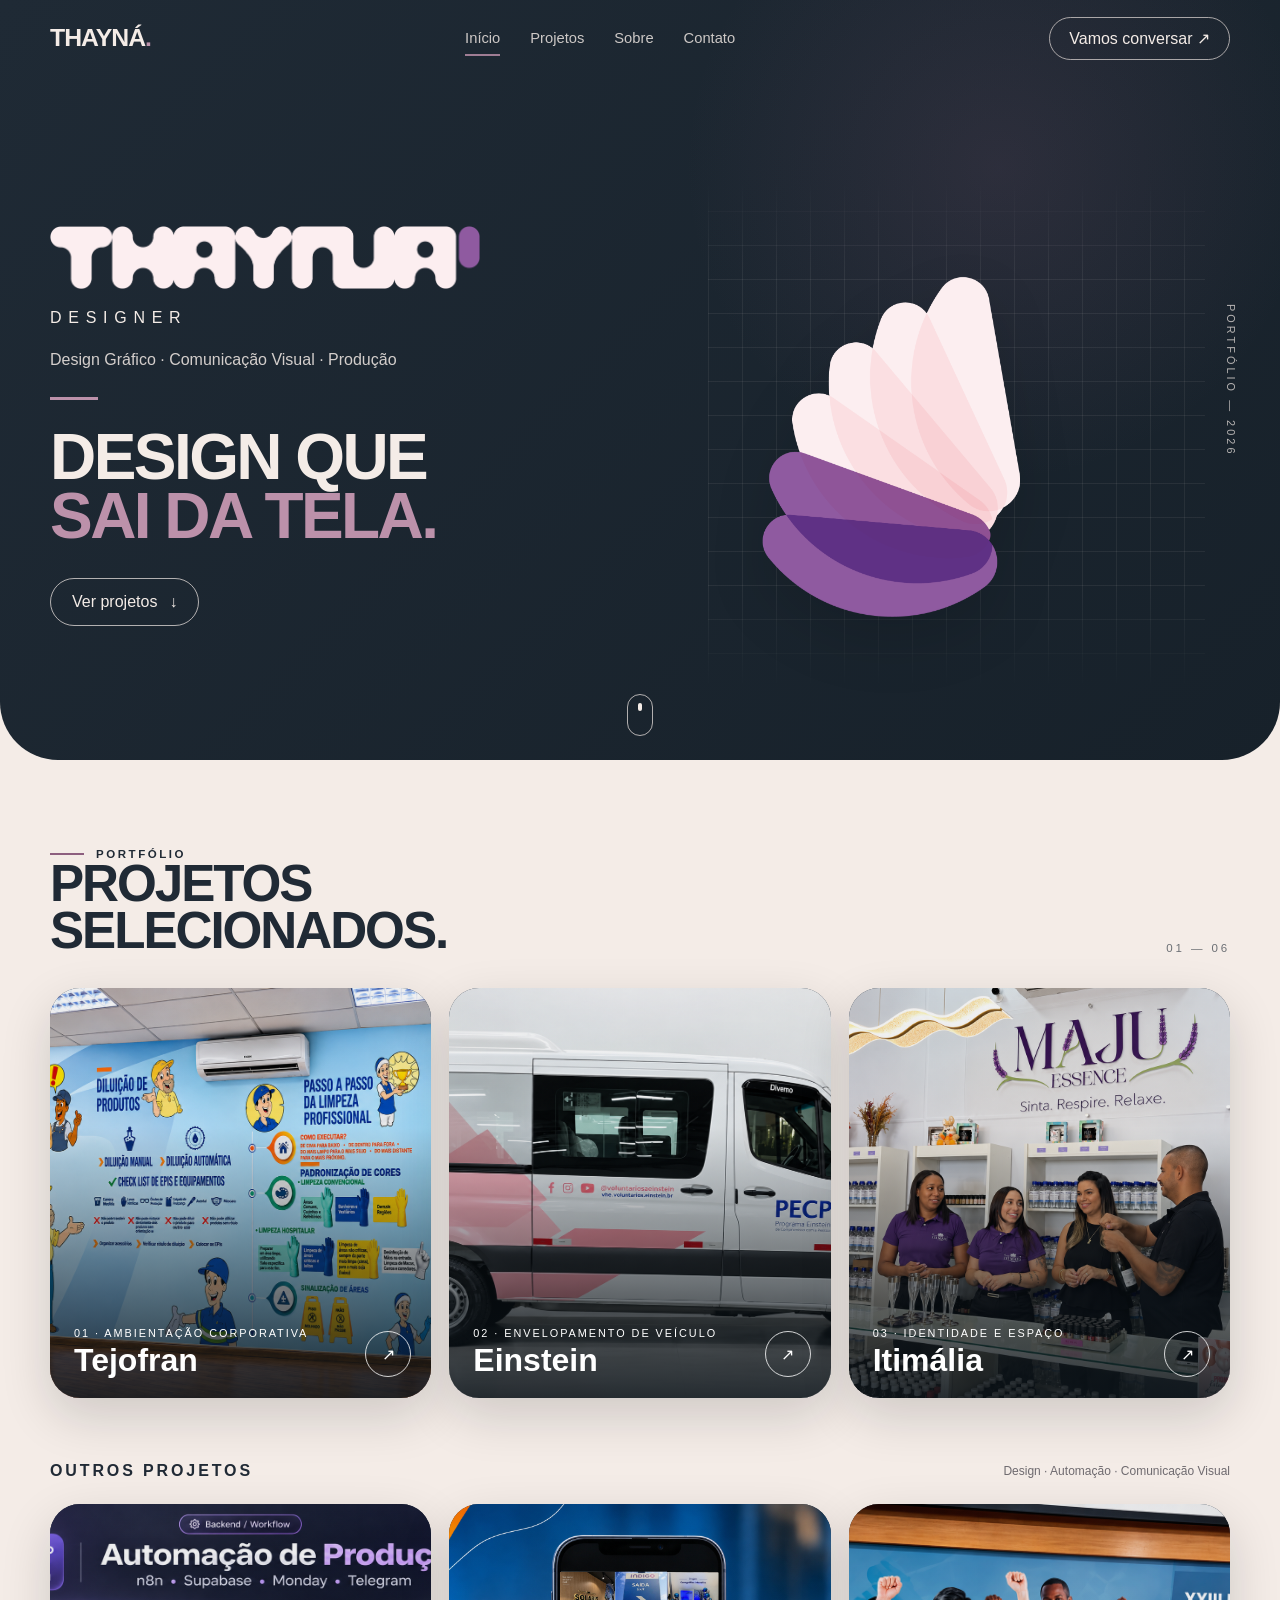
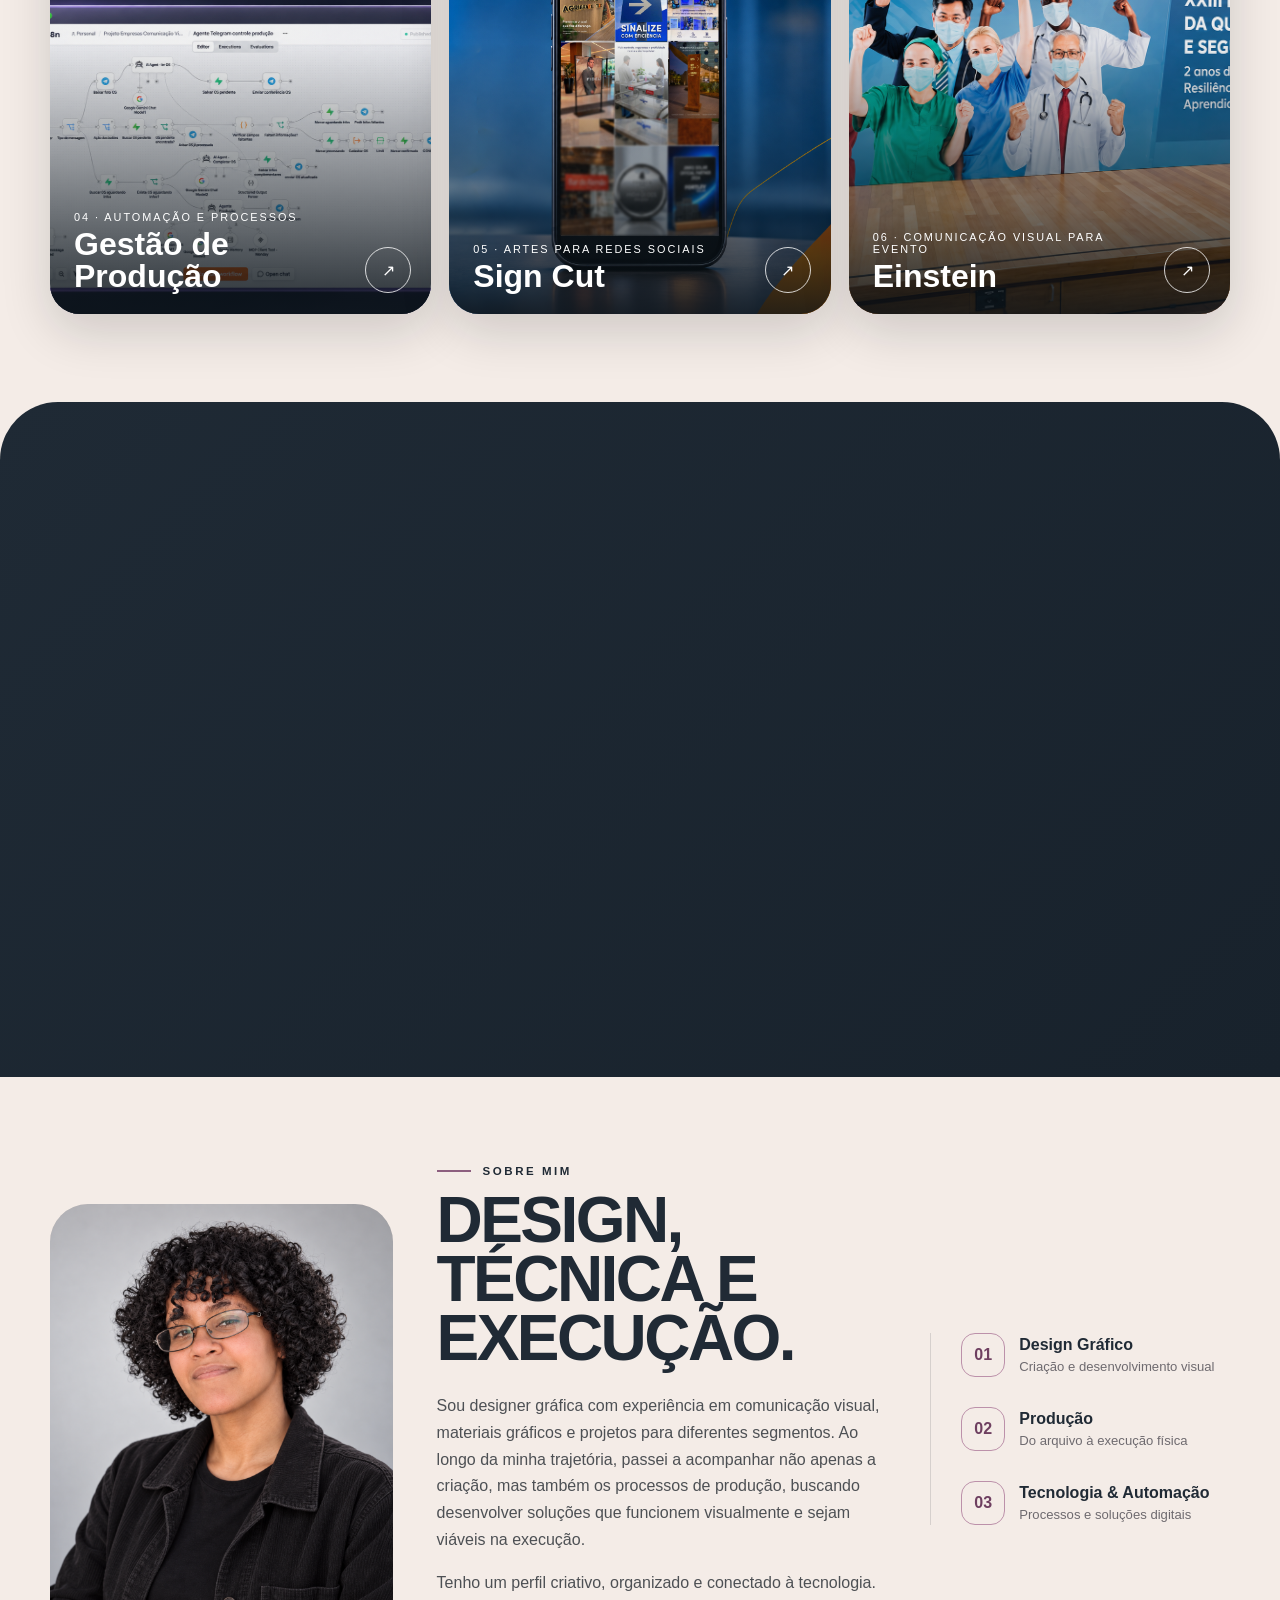
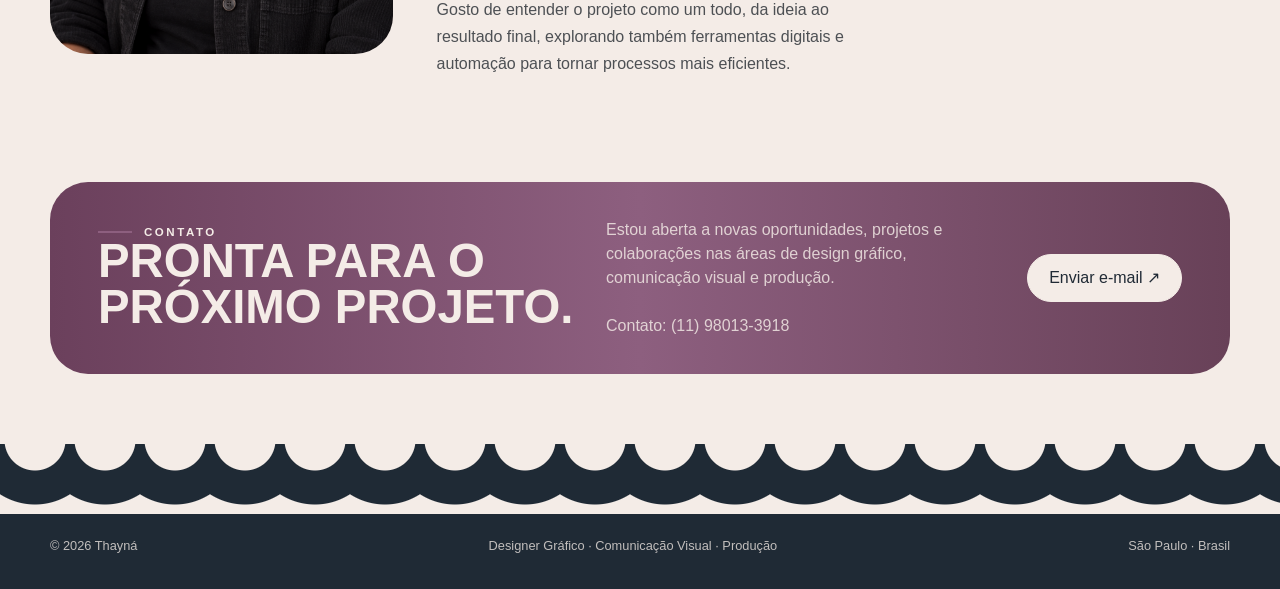
<file: index.html>
<!DOCTYPE html>
<html lang="pt-BR">

<head>

  <meta charset="UTF-8">

  <meta
    name="viewport"
    content="width=device-width, initial-scale=1.0"
  >

  <meta
    name="description"
    content="Portfólio de Thayná — Design Gráfico, Comunicação Visual e Produção."
  >

  <title>
    Thayná — Designer Gráfico
  </title>

  <!-- CSS -->
  <link
    rel="stylesheet"
    href="css/style.css"
  >

</head>


<body>


  <!-- =====================================================
       HEADER
  ====================================================== -->

  <header id="siteHeader">

    <div class="container nav">


      <!-- MARCA -->

      <a
        href="#inicio"
        class="brand-mini"
      >
        THAYNÁ<span>.</span>
      </a>


      <!-- MENU -->

      <nav class="nav-links">

        <a
          href="#inicio"
          class="active"
        >
          Início
        </a>

        <a href="#projetos">
          Projetos
        </a>

        <a href="#sobre">
          Sobre
        </a>

        <a href="#contato">
          Contato
        </a>

      </nav>


      <!-- CTA -->

      <a
        href="#contato"
        class="nav-cta"
      >
        Vamos conversar ↗
      </a>


    </div>

  </header>



  <!-- =====================================================
       MAIN
  ====================================================== -->

  <main>


    <!-- ===================================================
         HERO
    ==================================================== -->

    <section
      class="hero"
      id="inicio"
    >


      <div class="container hero-grid">


        <!-- TEXTO ESQUERDO -->

        <div class="hero-copy reveal">


          <div class="logo-titulo">

            <img
              src="imagens/thayna.png"
              alt="Thayná Designer"
            >

            <small>
              DESIGNER
            </small>

          </div>


          <div class="hero-role">
            Design Gráfico · Comunicação Visual · Produção
          </div>


          <div class="hero-line"></div>


          <h1 class="hero-title display">

            DESIGN QUE<br>

            <span>
              SAI DA TELA.
            </span>

          </h1>


          <a
            href="#projetos"
            class="btn"
          >
            Ver projetos
            <span>↓</span>
          </a>


        </div>



        <!-- SÍMBOLO -->

        <div
          class="hero-art"
          id="logoScene"
          aria-hidden="true"
        >

          <img
            src="imagens/simboloThayna.png"
            alt=""
            class="hero-symbol"
            id="heroSymbol"
          >

        </div>


        <div class="hero-side">
          PORTFÓLIO — 2026
        </div>


      </div>


      <a
        href="#projetos"
        class="scroll-cue"
        aria-label="Ir para projetos"
      ></a>


    </section>



    <!-- ===================================================
         PROJETOS
    ==================================================== -->

    <section
      class="projects section"
      id="projetos"
    >


      <div class="container">


        <!-- CABEÇALHO -->

        <div class="section-head reveal">


          <div>

            <div class="eyebrow">
              Portfólio
            </div>

            <h2 class="display">
              PROJETOS<br>
              SELECIONADOS.
            </h2>

          </div>


          <div class="section-count">
            01 — 06
          </div>


        </div>



        <!-- =================================================
             PROJETOS PRINCIPAIS
        ================================================== -->

        <div class="project-grid">


          <!-- =================================================
               01 TEJOFRAN
          ================================================== -->

          <a
            href="projetos/tejofran.html"
            class="project-card reveal"
            aria-label="Ver projeto Tejofran"
          >

            <img
              src="imagens/tejofran-01.png"
              alt="Projeto de ambientação corporativa para Tejofran"
            >

            <div class="project-info">

              <small>
                01 · Ambientação corporativa
              </small>

              <h3>
                Tejofran
              </h3>

            </div>

            <div class="project-arrow">
              ↗
            </div>

          </a>



          <!-- =================================================
               02 EINSTEIN VAN
          ================================================== -->

          <a
            href="projetos/van-einstein.html"
            class="project-card reveal"
            aria-label="Ver projeto de envelopamento Einstein"
          >

            <img
              src="imagens/van-01.png"
              alt="Projeto de envelopamento de veículo Einstein"
            >

            <div class="project-info">

              <small>
                02 · Envelopamento de veículo
              </small>

              <h3>
                Einstein
              </h3>

            </div>

            <div class="project-arrow">
              ↗
            </div>

          </a>



          <!-- =================================================
               03 ITIMÁLIA
          ================================================== -->

          <a
            href="projetos/itimalia.html"
            class="project-card reveal"
            aria-label="Ver projeto Itimália"
          >

            <img
              src="imagens/itimalia-02.png"
              alt="Projeto de identidade e ambientação para Itimália Essences"
            >

            <div class="project-info">

              <small>
                03 · Identidade e espaço
              </small>

              <h3>
                Itimália
              </h3>

            </div>

            <div class="project-arrow">
              ↗
            </div>

          </a>


        </div>



        <!-- =================================================
             OUTROS PROJETOS
        ================================================== -->

        <div class="project-subhead reveal">

          <h3>
            Outros projetos
          </h3>

          <span>
            Design · Automação · Comunicação Visual
          </span>

        </div>



        <div class="project-grid">


          <!-- =================================================
               04 AUTOMAÇÃO
          ================================================== -->

          <a
            href="projetos/automacao.html"
            class="project-card reveal"
            aria-label="Ver projeto Gestão de Produção"
          >

            <img
              src="imagens/automacao.png"
              alt="Projeto de automação e gestão de produção"
            >

            <div class="project-info">

              <small>
                04 · Automação e processos
              </small>

              <h3>
                Gestão de Produção
              </h3>

            </div>

            <div class="project-arrow">
              ↗
            </div>

          </a>



          <!-- =================================================
               05 SIGN CUT
          ================================================== -->

          <a
            href="projetos/signcut.html"
            class="project-card reveal"
            aria-label="Ver projeto de artes para redes sociais"
          >

            <img
              src="imagens/celularposts.jpg"
              alt="Artes gráficas para redes sociais da Sign Cut"
            >

            <div class="project-info">

              <small>
                05 · Artes para redes sociais
              </small>

              <h3>
                Sign Cut
              </h3>

            </div>

            <div class="project-arrow">
              ↗
            </div>

          </a>



          <!-- =================================================
               06 EVENTO EINSTEIN
          ================================================== -->

          <a
            href="projetos/evento-einstein.html"
            class="project-card reveal"
            aria-label="Ver projeto de comunicação visual para evento Einstein"
          >

            <img
              src="imagens/fundodepalcoeinstein.png"
              alt="Comunicação visual para evento Einstein"
            >

            <div class="project-info">

              <small>
                06 · Comunicação visual para evento
              </small>

              <h3>
                Einstein
              </h3>

            </div>

            <div class="project-arrow">
              ↗
            </div>

          </a>


        </div>


      </div>


    </section>



    <!-- ===================================================
         MEU PROCESSO
    ==================================================== -->

    <section
      class="process section"
      id="processo"
    >


      <div class="container process-grid">


        <!-- TEXTO -->

        <div class="process-copy reveal">


          <div class="eyebrow">
            Meu processo
          </div>


          <h2 class="display">

            DO CONCEITO<br>

            À

            <span>
              EXECUÇÃO REAL.
            </span>

          </h2>


          <p>
            Criação e produção caminham juntas.
            Desenvolvo cada projeto pensando não apenas
            no visual, mas também em como ele será
            produzido e aplicado no mundo real.
          </p>


        </div>



        <!-- CRIAÇÃO + PRODUÇÃO -->

        <div class="steps reveal">


          <!-- CRIAÇÃO -->

          <article class="step">


            <div class="step-media">

              <img
                src="imagens/criacaopc.jpg"
                alt="Processo de criação e desenvolvimento gráfico"
              >

            </div>


            <div class="step-label">

              <strong>
                Criação
              </strong>

              <span>
                Do conceito ao arquivo final.
                Desenvolvimento visual, ajustes
                e preparação para produção.
              </span>

            </div>


          </article>



          <!-- PRODUÇÃO -->

          <article class="step">


            <div class="step-media">

              <img
                src="imagens/producao.png"
                alt="Processo de produção em comunicação visual"
              >

            </div>


            <div class="step-label">

              <strong>
                Produção
              </strong>

              <span>
                Do arquivo à execução.
                Acompanhamento técnico, materiais
                e processos até a entrega.
              </span>

            </div>


          </article>


        </div>


      </div>


    </section>



    <!-- ===================================================
         SOBRE
    ==================================================== -->

    <section
      class="about section"
      id="sobre"
    >


      <div class="container about-grid">


        <!-- FOTO -->

        <div class="about-photo reveal">

          <img
            src="imagens/eu.png"
            alt="Thayná, designer gráfica"
          >

        </div>



        <!-- TEXTO -->

        <div class="about-copy reveal">


          <div class="eyebrow">
            Sobre mim
          </div>


          <h2 class="display">

            DESIGN,<br>

            TÉCNICA E<br>

            <span>
              EXECUÇÃO.
            </span>

          </h2>


          <p>
            Sou designer gráfica com experiência em comunicação
            visual, materiais gráficos e projetos para diferentes
            segmentos. Ao longo da minha trajetória, passei a
            acompanhar não apenas a criação, mas também os processos
            de produção, buscando desenvolver soluções que funcionem
            visualmente e sejam viáveis na execução.
          </p>


          <p>
            Tenho um perfil criativo, organizado e conectado à
            tecnologia. Gosto de entender o projeto como um todo,
            da ideia ao resultado final, explorando também ferramentas
            digitais e automação para tornar processos mais eficientes.
          </p>


        </div>



        <!-- DESTAQUES -->

        <div class="about-stats reveal">


          <div class="stat">

            <div class="stat-icon">
              01
            </div>

            <div>

              <strong>
                Design Gráfico
              </strong>

              <span>
                Criação e desenvolvimento visual
              </span>

            </div>

          </div>



          <div class="stat">

            <div class="stat-icon">
              02
            </div>

            <div>

              <strong>
                Produção
              </strong>

              <span>
                Do arquivo à execução física
              </span>

            </div>

          </div>



          <div class="stat">

            <div class="stat-icon">
              03
            </div>

            <div>

              <strong>
                Tecnologia & Automação
              </strong>

              <span>
                Processos e soluções digitais
              </span>

            </div>

          </div>


        </div>


      </div>


    </section>



    <!-- ===================================================
         CONTATO
    ==================================================== -->

    <section
      class="cta-wrap"
      id="contato"
    >


      <div class="container">


        <div class="cta reveal">


          <div>

            <div class="eyebrow">
              Contato
            </div>

            <h2>
              PRONTA PARA O<br>
              PRÓXIMO PROJETO.
            </h2>

          </div>


          <p>
            Estou aberta a novas oportunidades,
            projetos e colaborações nas áreas de
            design gráfico, comunicação visual e produção.<br><br>

            <a
            href="https://wa.me/5511980133918?text=Olá%20Thayná,%20vi%20seu%20portfólio%20e%20gostaria%20de%20conversar."
            target="_blank"
            rel="noopener noreferrer"
          >
            Contato: (11) 98013-3918
            </a>

          </p>


          <a
            href="mailto:thaynacriacao@gmail.com"
            class="btn"
          >
            Enviar e-mail ↗
          </a>


        </div>


      </div>


    </section>


  </main>



  <!-- =====================================================
       FOOTER
  ====================================================== -->

  <div class="footer-pattern"></div>


  <footer>


    <div class="container footer-row">


      <span>
        © 2026 Thayná
      </span>


      <span>
        Designer Gráfico · Comunicação Visual · Produção
      </span>


      <span>
        São Paulo · Brasil
      </span>


    </div>


  </footer>



  <!-- =====================================================
       JAVASCRIPT
  ====================================================== -->

  <script src="js/script.js"></script>


</body>

</html>
</file>
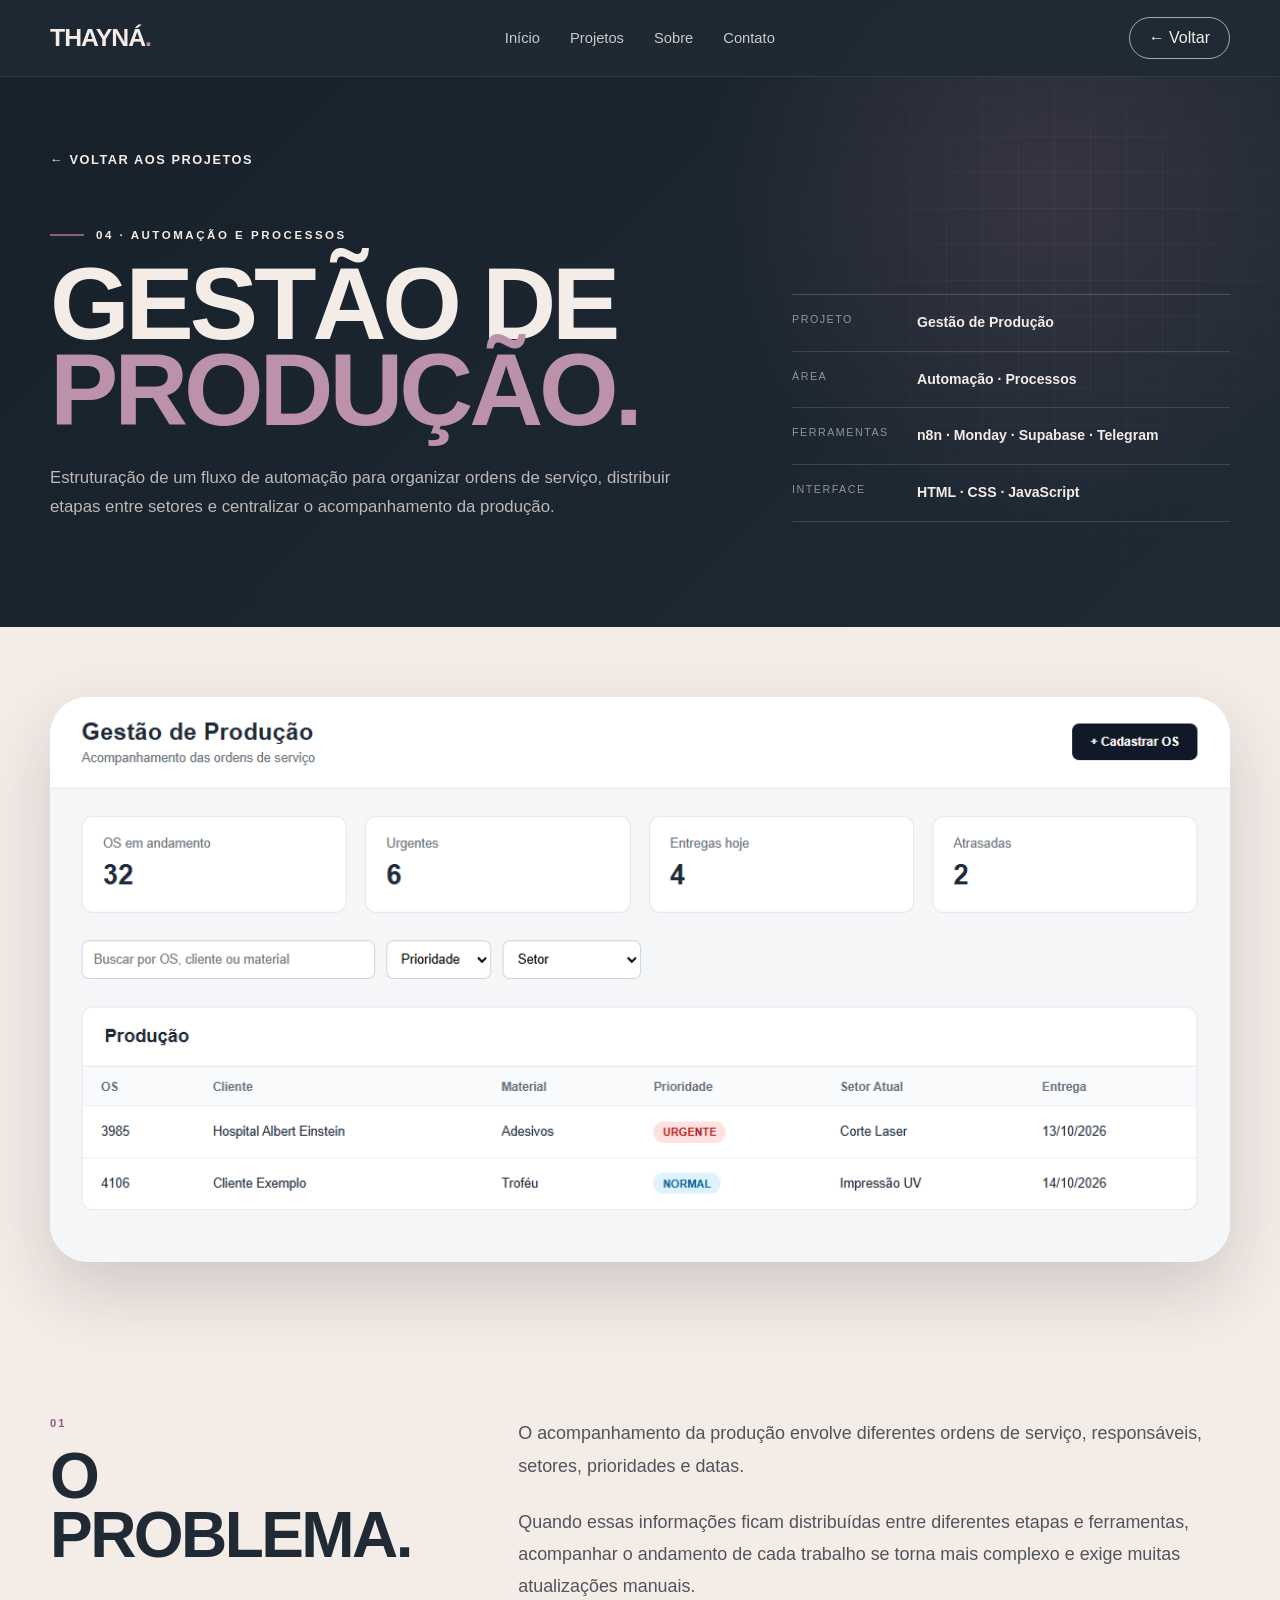
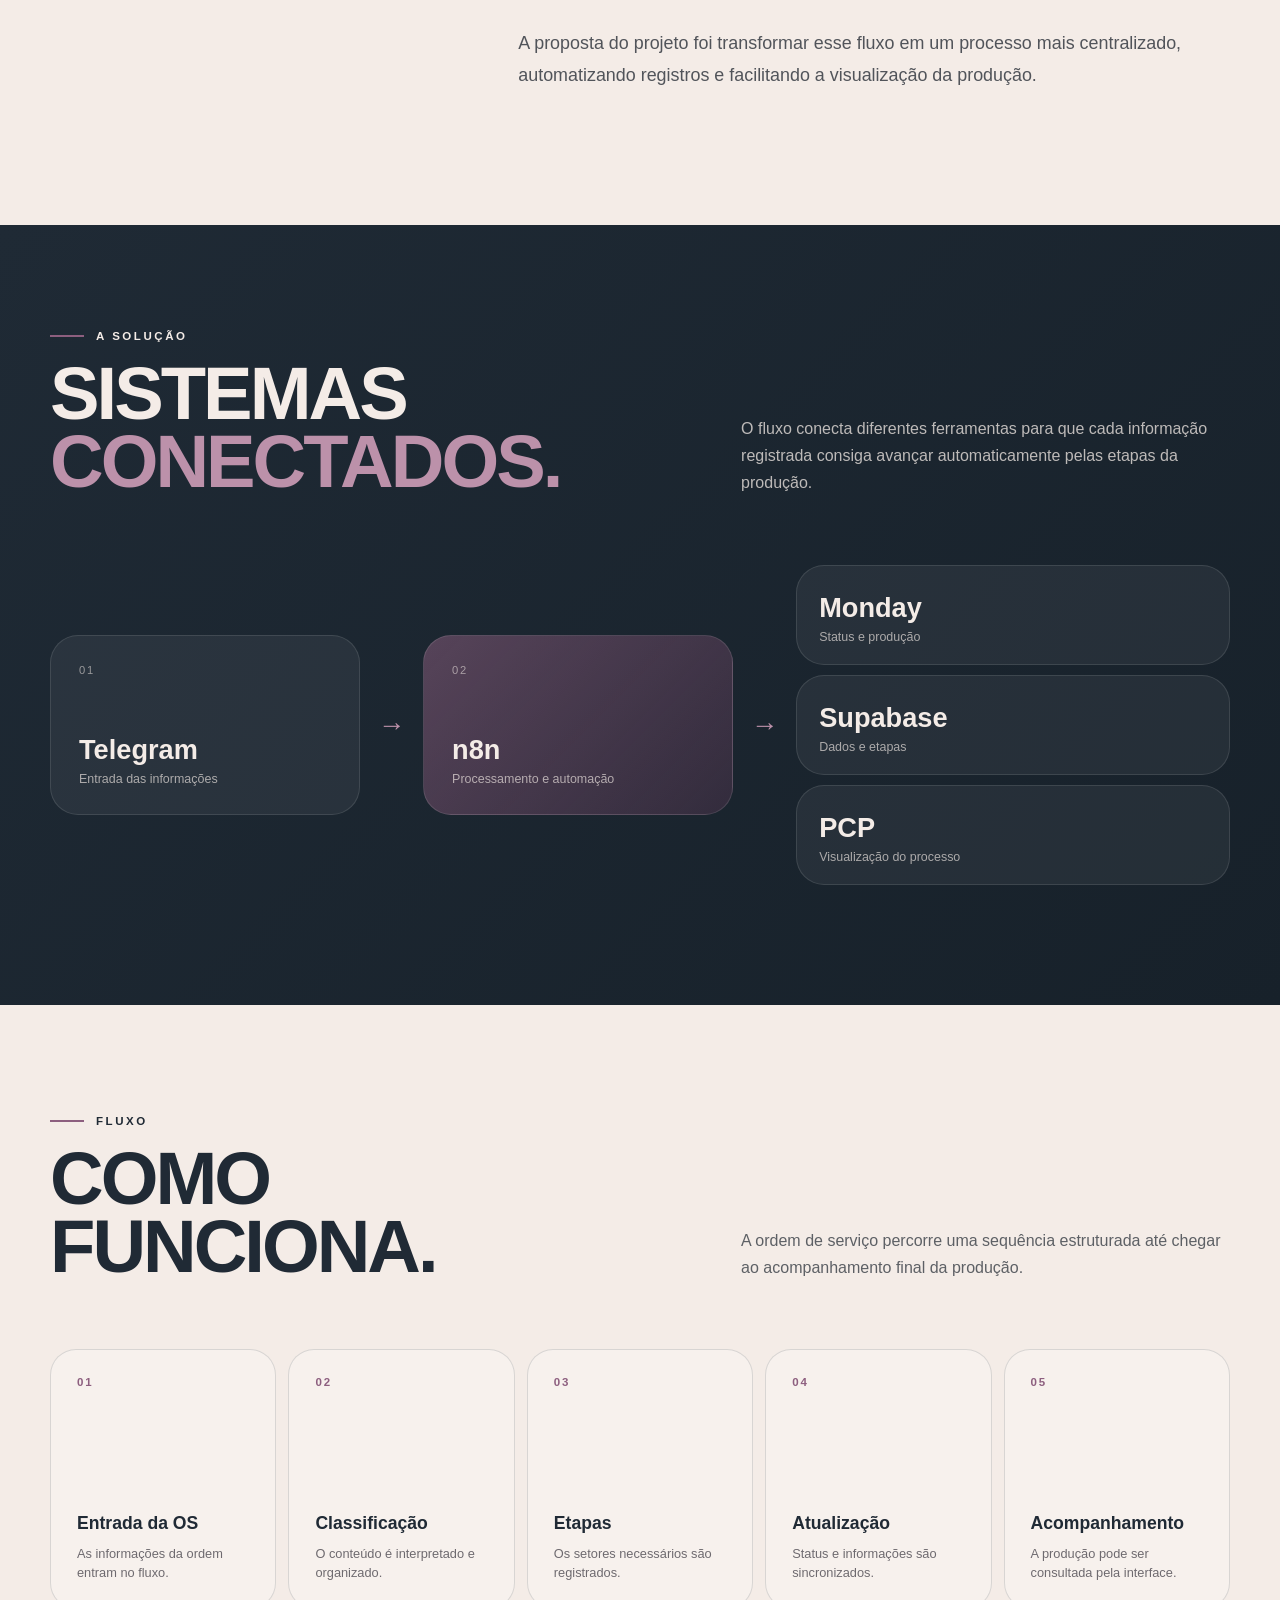
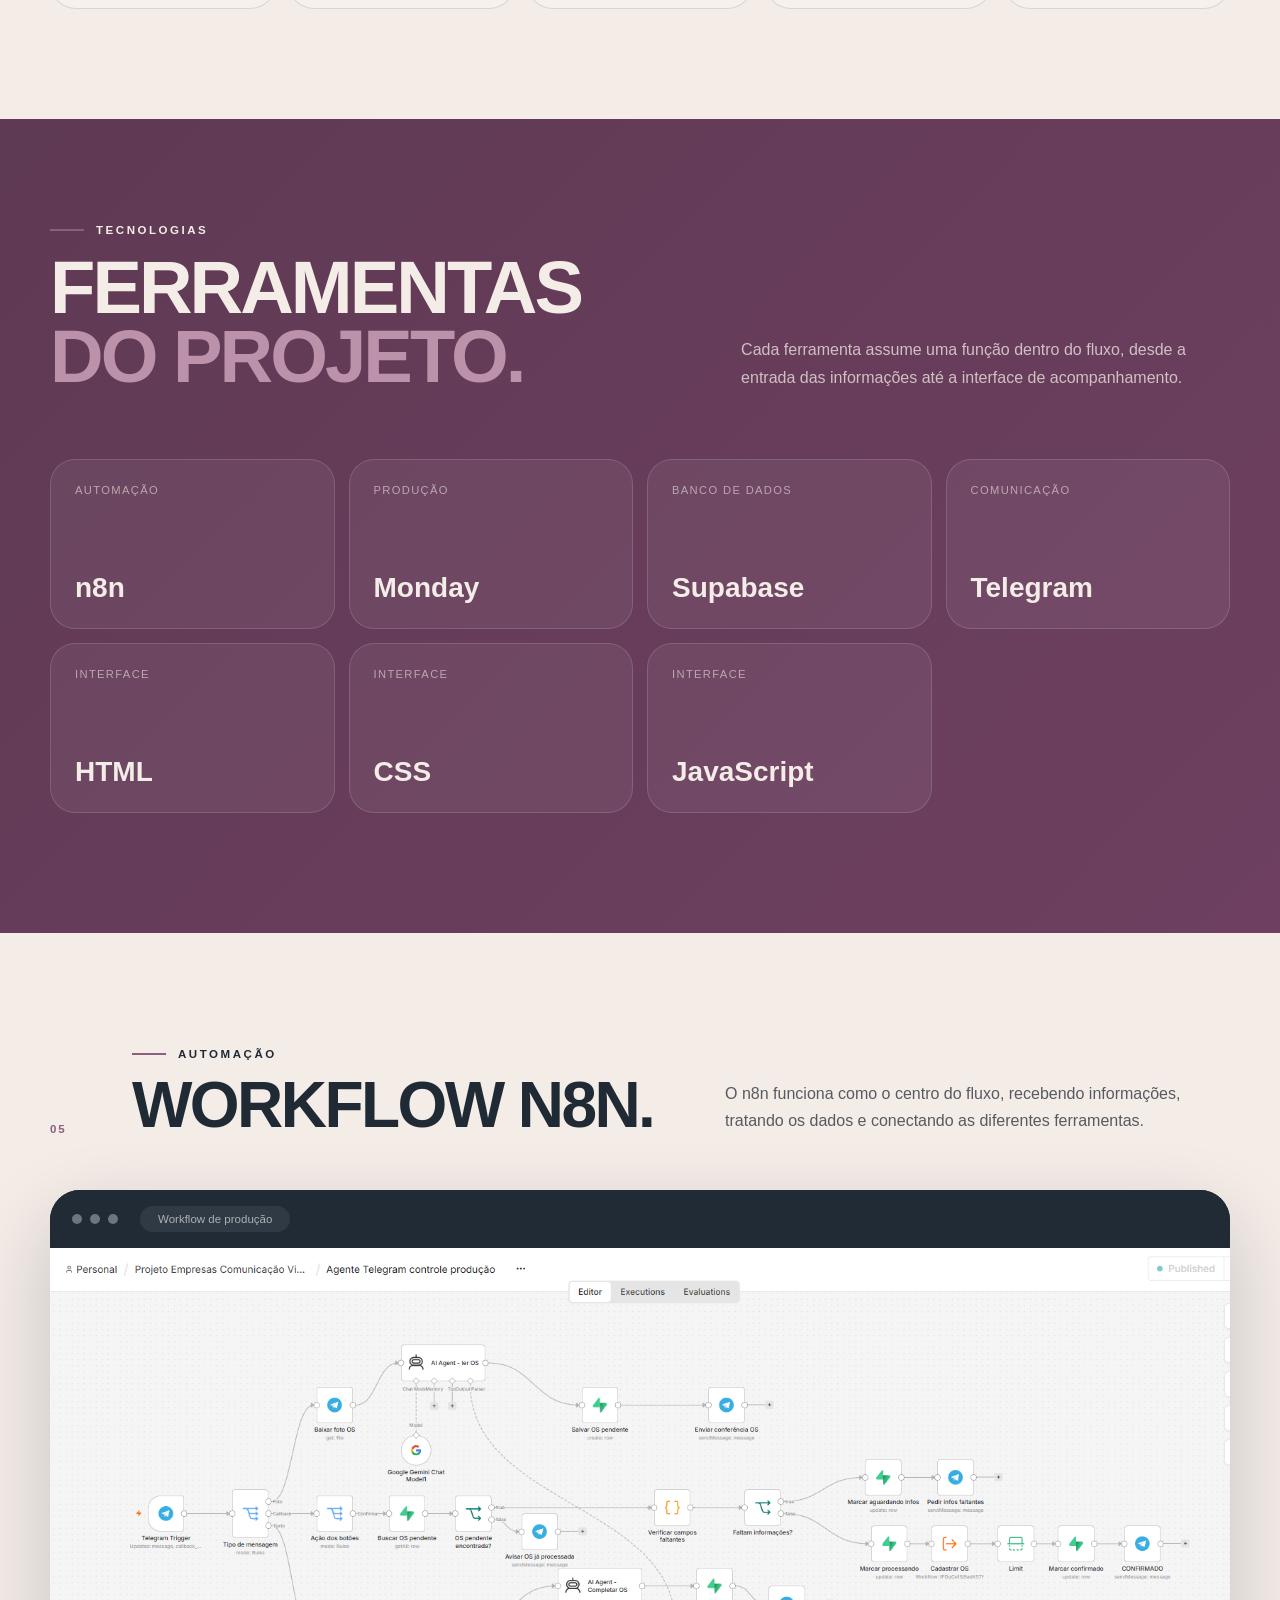
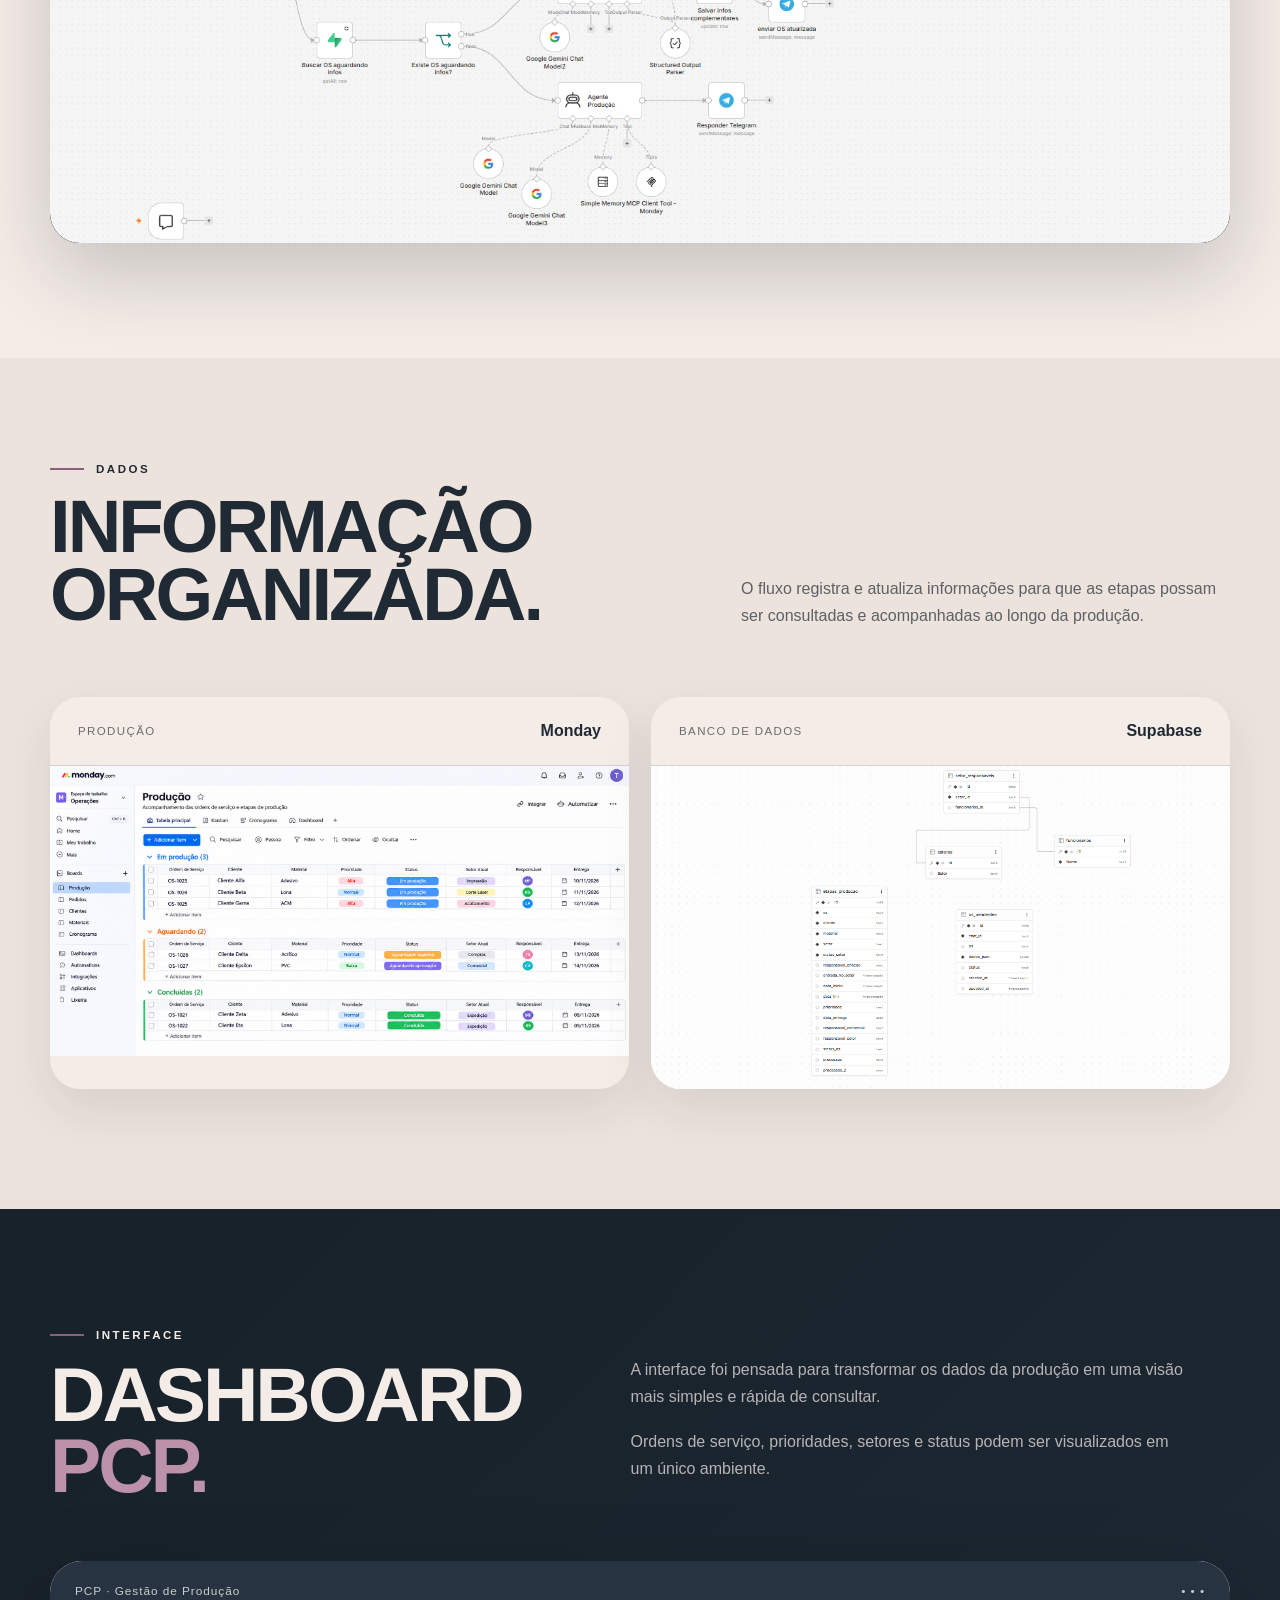
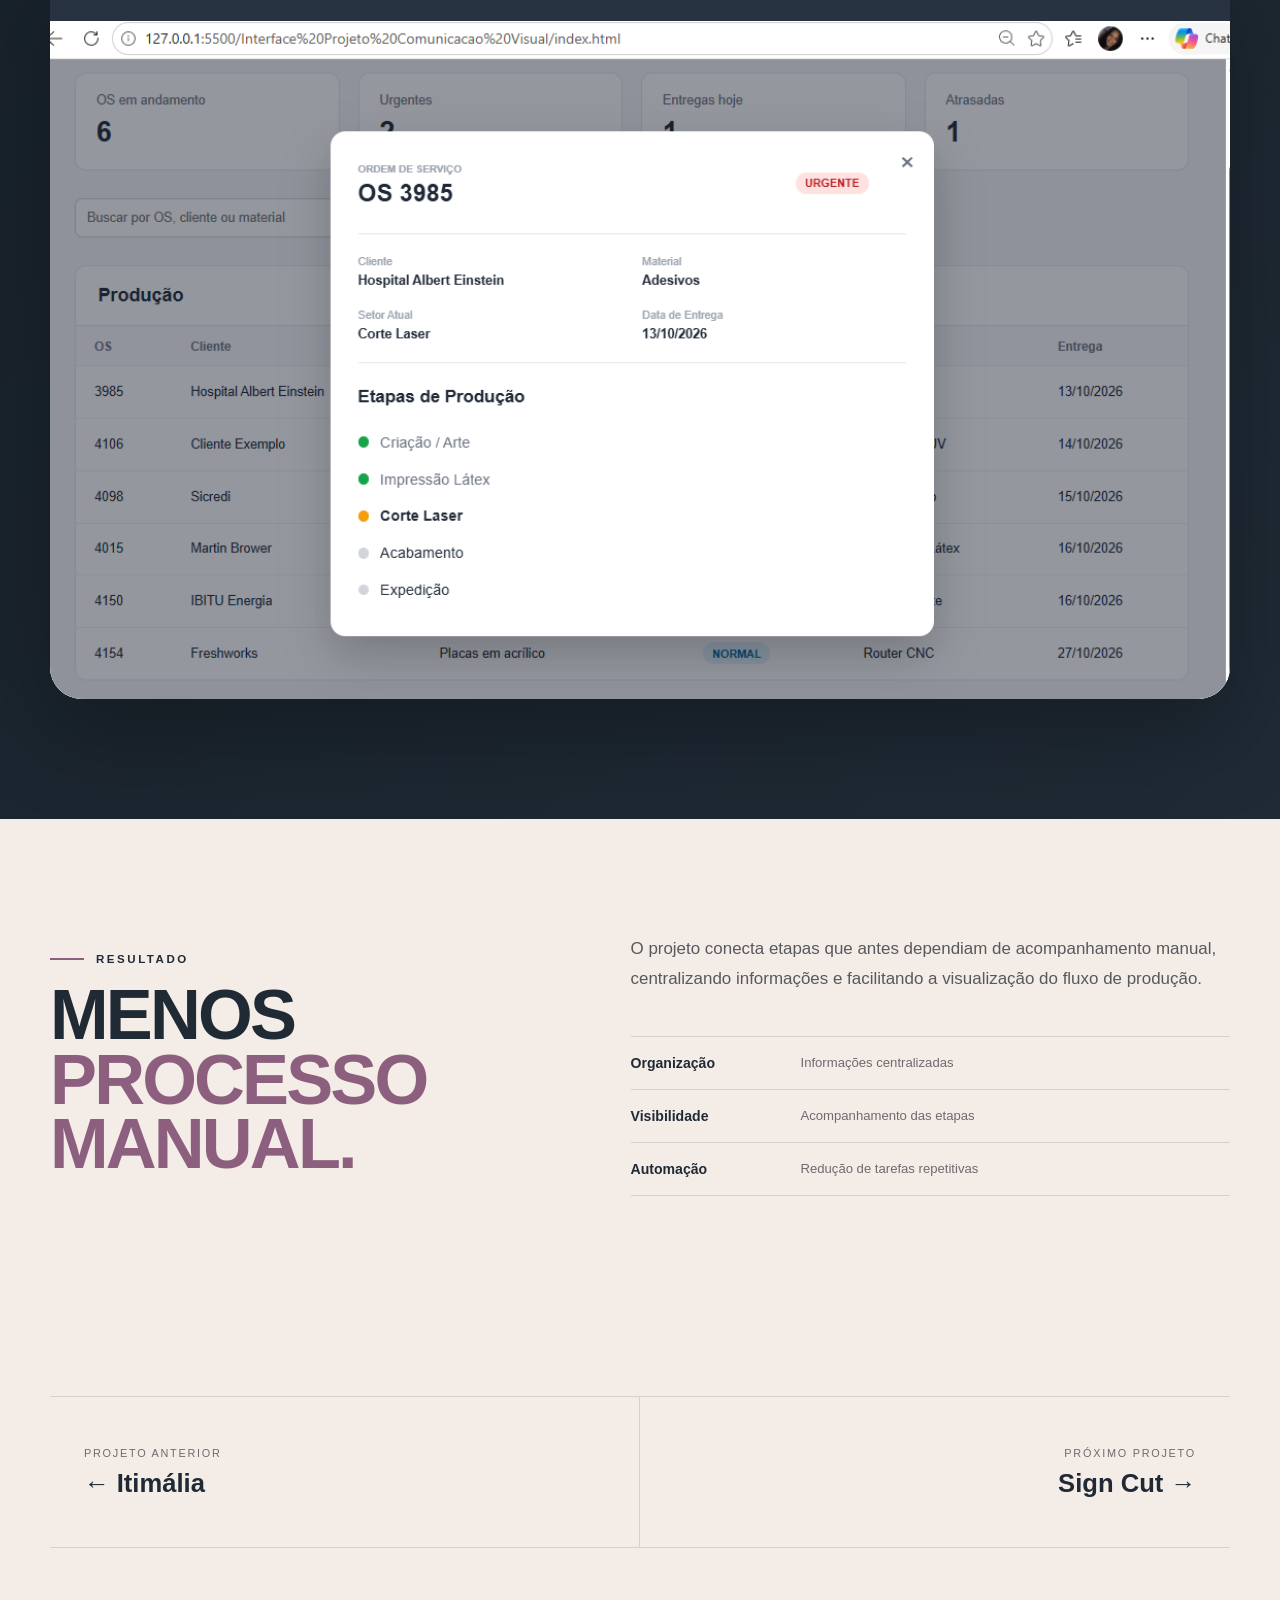
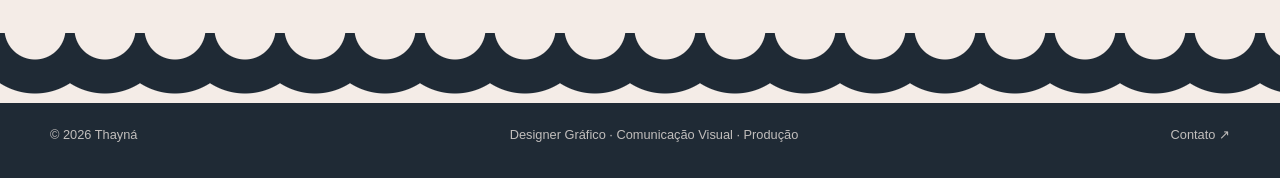
<file: projetos/automacao.html>
<!DOCTYPE html>
<html lang="pt-BR">

<head>

  <meta charset="UTF-8">

  <meta
    name="viewport"
    content="width=device-width, initial-scale=1.0"
  >

  <meta
    name="description"
    content="Projeto de automação e gestão de produção desenvolvido por Thayná."
  >

  <title>
    Gestão de Produção — Automação | Thayná Designer
  </title>


  <!-- CSS PRINCIPAL -->

  <link
    rel="stylesheet"
    href="../css/style.css"
  >


  <!-- CSS PADRÃO DOS PROJETOS -->

  <link
    rel="stylesheet"
    href="../css/projeto.css"
  >


  <!-- CSS EXCLUSIVO DA AUTOMAÇÃO -->

  <link
    rel="stylesheet"
    href="../css/automacao.css"
  >

</head>



<body class="project-page automation-page">


  <!-- =====================================================
       HEADER
  ====================================================== -->

  <header id="siteHeader">

    <div class="container nav">


      <a
        href="../index.html"
        class="brand-mini"
      >
        THAYNÁ<span>.</span>
      </a>


      <nav class="nav-links">

        <a href="../index.html">
          Início
        </a>

        <a href="../index.html#projetos">
          Projetos
        </a>

        <a href="../index.html#sobre">
          Sobre
        </a>

        <a href="../index.html#contato">
          Contato
        </a>

      </nav>


      <a
        href="../index.html#projetos"
        class="nav-cta"
      >
        ← Voltar
      </a>


    </div>

  </header>



  <!-- =====================================================
       MAIN
  ====================================================== -->

  <main>


    <!-- ===================================================
         HERO
    ==================================================== -->

    <section class="automation-hero">


      <div class="container">


        <a
          href="../index.html#projetos"
          class="project-back reveal"
        >
          ← Voltar aos projetos
        </a>



        <div class="automation-hero-grid">


          <!-- TEXTO -->

          <div class="automation-hero-copy reveal">


            <div class="eyebrow">
              04 · Automação e processos
            </div>


            <h1 class="display automation-title">

              GESTÃO DE<br>

              <span>
                PRODUÇÃO.
              </span>

            </h1>


            <p class="automation-intro">

              Estruturação de um fluxo de automação
              para organizar ordens de serviço,
              distribuir etapas entre setores e
              centralizar o acompanhamento da produção.

            </p>


          </div>



          <!-- META -->

          <div class="automation-meta reveal">


            <div class="automation-meta-item">

              <span>
                Projeto
              </span>

              <strong>
                Gestão de Produção
              </strong>

            </div>


            <div class="automation-meta-item">

              <span>
                Área
              </span>

              <strong>
                Automação · Processos
              </strong>

            </div>


            <div class="automation-meta-item">

              <span>
                Ferramentas
              </span>

              <strong>
                n8n · Monday · Supabase · Telegram
              </strong>

            </div>


            <div class="automation-meta-item">

              <span>
                Interface
              </span>

              <strong>
                HTML · CSS · JavaScript
              </strong>

            </div>


          </div>


        </div>


      </div>


    </section>



    <!-- ===================================================
         CAPA
    ==================================================== -->

    <section class="automation-cover-section">


      <div class="container">


        <div class="automation-cover reveal">

          <img
            src="../imagens/dashboard01.png"
            alt="Projeto de automação e gestão de produção"
          >

        </div>


      </div>


    </section>



    <!-- ===================================================
         01 — O PROBLEMA
    ==================================================== -->

    <section class="automation-section">


      <div class="container automation-text-grid">


        <div class="automation-section-title reveal">

          <span>
            01
          </span>

          <h2 class="display">
            O PROBLEMA.
          </h2>

        </div>



        <div class="automation-copy reveal">


          <p>

            O acompanhamento da produção envolve
            diferentes ordens de serviço, responsáveis,
            setores, prioridades e datas.

          </p>


          <p>

            Quando essas informações ficam distribuídas
            entre diferentes etapas e ferramentas,
            acompanhar o andamento de cada trabalho
            se torna mais complexo e exige muitas
            atualizações manuais.

          </p>


          <p>

            A proposta do projeto foi transformar
            esse fluxo em um processo mais centralizado,
            automatizando registros e facilitando
            a visualização da produção.

          </p>


        </div>


      </div>


    </section>



    <!-- ===================================================
         02 — A SOLUÇÃO
    ==================================================== -->

    <section class="automation-solution-section">


      <div class="container">


        <div class="automation-heading reveal">


          <div>

            <div class="eyebrow">
              A solução
            </div>

            <h2 class="display">

              SISTEMAS<br>

              <span>
                CONECTADOS.
              </span>

            </h2>

          </div>


          <p>

            O fluxo conecta diferentes ferramentas
            para que cada informação registrada
            consiga avançar automaticamente
            pelas etapas da produção.

          </p>


        </div>



        <!-- FLUXO VISUAL -->

        <div class="system-flow reveal">


          <!-- TELEGRAM -->

          <div class="system-card">

            <div class="system-number">
              01
            </div>

            <strong>
              Telegram
            </strong>

            <span>
              Entrada das informações
            </span>

          </div>


          <div class="flow-arrow">
            →
          </div>


          <!-- N8N -->

          <div class="system-card system-card-main">

            <div class="system-number">
              02
            </div>

            <strong>
              n8n
            </strong>

            <span>
              Processamento e automação
            </span>

          </div>


          <div class="flow-arrow">
            →
          </div>


          <!-- SAÍDAS -->

          <div class="system-output">


            <div class="system-card">

              <strong>
                Monday
              </strong>

              <span>
                Status e produção
              </span>

            </div>


            <div class="system-card">

              <strong>
                Supabase
              </strong>

              <span>
                Dados e etapas
              </span>

            </div>


            <div class="system-card">

              <strong>
                PCP
              </strong>

              <span>
                Visualização do processo
              </span>

            </div>


          </div>


        </div>


      </div>


    </section>



    <!-- ===================================================
         03 — COMO FUNCIONA
    ==================================================== -->

    <section class="automation-section">


      <div class="container">


        <div class="automation-heading automation-heading-light reveal">


          <div>

            <div class="eyebrow">
              Fluxo
            </div>

            <h2 class="display">
              COMO FUNCIONA.
            </h2>

          </div>


          <p>

            A ordem de serviço percorre uma sequência
            estruturada até chegar ao acompanhamento
            final da produção.

          </p>


        </div>



        <!-- ETAPAS -->

        <div class="automation-steps reveal">


          <div class="automation-step">

            <span>
              01
            </span>

            <strong>
              Entrada da OS
            </strong>

            <p>
              As informações da ordem entram no fluxo.
            </p>

          </div>



          <div class="automation-step">

            <span>
              02
            </span>

            <strong>
              Classificação
            </strong>

            <p>
              O conteúdo é interpretado e organizado.
            </p>

          </div>



          <div class="automation-step">

            <span>
              03
            </span>

            <strong>
              Etapas
            </strong>

            <p>
              Os setores necessários são registrados.
            </p>

          </div>



          <div class="automation-step">

            <span>
              04
            </span>

            <strong>
              Atualização
            </strong>

            <p>
              Status e informações são sincronizados.
            </p>

          </div>



          <div class="automation-step">

            <span>
              05
            </span>

            <strong>
              Acompanhamento
            </strong>

            <p>
              A produção pode ser consultada pela interface.
            </p>

          </div>


        </div>


      </div>


    </section>



    <!-- ===================================================
         04 — TECNOLOGIAS
    ==================================================== -->

    <section class="automation-tech-section">


      <div class="container">


        <div class="automation-heading reveal">


          <div>

            <div class="eyebrow">
              Tecnologias
            </div>

            <h2 class="display">

              FERRAMENTAS<br>

              <span>
                DO PROJETO.
              </span>

            </h2>

          </div>


          <p>

            Cada ferramenta assume uma função
            dentro do fluxo, desde a entrada
            das informações até a interface
            de acompanhamento.

          </p>


        </div>



        <div class="tech-grid reveal">


          <div class="tech-card">

            <span>
              Automação
            </span>

            <strong>
              n8n
            </strong>

          </div>


          <div class="tech-card">

            <span>
              Produção
            </span>

            <strong>
              Monday
            </strong>

          </div>


          <div class="tech-card">

            <span>
              Banco de dados
            </span>

            <strong>
              Supabase
            </strong>

          </div>


          <div class="tech-card">

            <span>
              Comunicação
            </span>

            <strong>
              Telegram
            </strong>

          </div>


          <div class="tech-card">

            <span>
              Interface
            </span>

            <strong>
              HTML
            </strong>

          </div>


          <div class="tech-card">

            <span>
              Interface
            </span>

            <strong>
              CSS
            </strong>

          </div>


          <div class="tech-card">

            <span>
              Interface
            </span>

            <strong>
              JavaScript
            </strong>

          </div>


        </div>


      </div>


    </section>



    <!-- ===================================================
         05 — AUTOMAÇÃO N8N
    ==================================================== -->

    <section class="automation-showcase-section">


      <div class="container">


        <div class="automation-showcase-heading reveal">


          <span>
            05
          </span>

          <div>

            <div class="eyebrow">
              Automação
            </div>

            <h2 class="display">
              WORKFLOW N8N.
            </h2>

          </div>


          <p>

            O n8n funciona como o centro do fluxo,
            recebendo informações, tratando os dados
            e conectando as diferentes ferramentas.

          </p>


        </div>



        <div class="browser-frame reveal">


          <div class="browser-bar">

            <span></span>
            <span></span>
            <span></span>

            <div class="browser-address">
              Workflow de produção
            </div>

          </div>


          <div class="browser-content">

            <img
              src="../imagens/workflow01.png"
              alt="Workflow do projeto desenvolvido no n8n"
            >

          </div>


        </div>


      </div>


    </section>



    <!-- ===================================================
         06 — DADOS E PRODUÇÃO
    ==================================================== -->

    <section class="automation-data-section">


      <div class="container">


        <div class="automation-heading automation-heading-light reveal">


          <div>

            <div class="eyebrow">
              Dados
            </div>

            <h2 class="display">
              INFORMAÇÃO ORGANIZADA.
            </h2>

          </div>


          <p>

            O fluxo registra e atualiza informações
            para que as etapas possam ser consultadas
            e acompanhadas ao longo da produção.

          </p>


        </div>



        <div class="data-grid">


          <!-- MONDAY -->

          <div class="data-card reveal">


            <div class="data-card-header">

              <span>
                Produção
              </span>

              <strong>
                Monday
              </strong>

            </div>


            <div class="data-card-image">

              <img
                src="../imagens/monday02.png"
                alt="Acompanhamento de produção no Monday"
              >

            </div>


          </div>



          <!-- SUPABASE -->

          <div class="data-card reveal">


            <div class="data-card-header">

              <span>
                Banco de dados
              </span>

              <strong>
                Supabase
              </strong>

            </div>


            <div class="data-card-image">

              <img
                src="../imagens/database.png"
                alt="Dados registrados no Supabase"
              >

            </div>


          </div>


        </div>


      </div>


    </section>



    <!-- ===================================================
         07 — INTERFACE PCP
    ==================================================== -->

    <section class="automation-dashboard-section">


      <div class="container">


        <div class="automation-dashboard-heading reveal">


          <div>

            <div class="eyebrow">
              Interface
            </div>

            <h2 class="display">

              DASHBOARD<br>

              <span>
                PCP.
              </span>

            </h2>

          </div>


          <div>

            <p>

              A interface foi pensada para transformar
              os dados da produção em uma visão
              mais simples e rápida de consultar.

            </p>


            <p>

              Ordens de serviço, prioridades, setores
              e status podem ser visualizados em um
              único ambiente.

            </p>

          </div>


        </div>



        <div class="dashboard-frame reveal">


          <div class="dashboard-frame-top">

            <span>
              PCP · Gestão de Produção
            </span>

            <div>
              • • •
            </div>

          </div>


          <div class="dashboard-frame-image">

            <img
              src="../imagens/dashboard2.png"
              alt="Dashboard PCP para acompanhamento da produção"
            >

          </div>


        </div>


      </div>


    </section>



    <!-- ===================================================
         08 — RESULTADO
    ==================================================== -->

    <section class="automation-result-section">


      <div class="container automation-result-grid">


        <div class="automation-result-title reveal">


          <div class="eyebrow">
            Resultado
          </div>


          <h2 class="display">

            MENOS<br>

            <span>
              PROCESSO MANUAL.
            </span>

          </h2>


        </div>



        <div class="automation-result-content reveal">


          <p>

            O projeto conecta etapas que antes
            dependiam de acompanhamento manual,
            centralizando informações e facilitando
            a visualização do fluxo de produção.

          </p>


          <div class="result-points">


            <div>

              <strong>
                Organização
              </strong>

              <span>
                Informações centralizadas
              </span>

            </div>


            <div>

              <strong>
                Visibilidade
              </strong>

              <span>
                Acompanhamento das etapas
              </span>

            </div>


            <div>

              <strong>
                Automação
              </strong>

              <span>
                Redução de tarefas repetitivas
              </span>

            </div>


          </div>


        </div>


      </div>


    </section>



    <!-- ===================================================
         NAVEGAÇÃO
    ==================================================== -->

    <section class="project-navigation">


      <div class="container project-navigation-inner">


        <a
          href="itimalia.html"
          class="project-navigation-back"
        >

          <small>
            Projeto anterior
          </small>

          <strong>
            ← Itimália
          </strong>

        </a>



        <a
          href="signcut.html"
          class="project-navigation-next"
        >

          <small>
            Próximo projeto
          </small>

          <strong>
            Sign Cut →
          </strong>

        </a>


      </div>


    </section>


  </main>



  <!-- =====================================================
       FOOTER
  ====================================================== -->

  <div class="footer-pattern"></div>


  <footer>


    <div class="container footer-row">


      <span>
        © 2026 Thayná
      </span>


      <span>
        Designer Gráfico · Comunicação Visual · Produção
      </span>


      <a href="../index.html#contato">
        Contato ↗
      </a>


    </div>


  </footer>



  <!-- =====================================================
       JAVASCRIPT
  ====================================================== -->

  <script src="../js/script.js"></script>


</body>

</html>
</file>
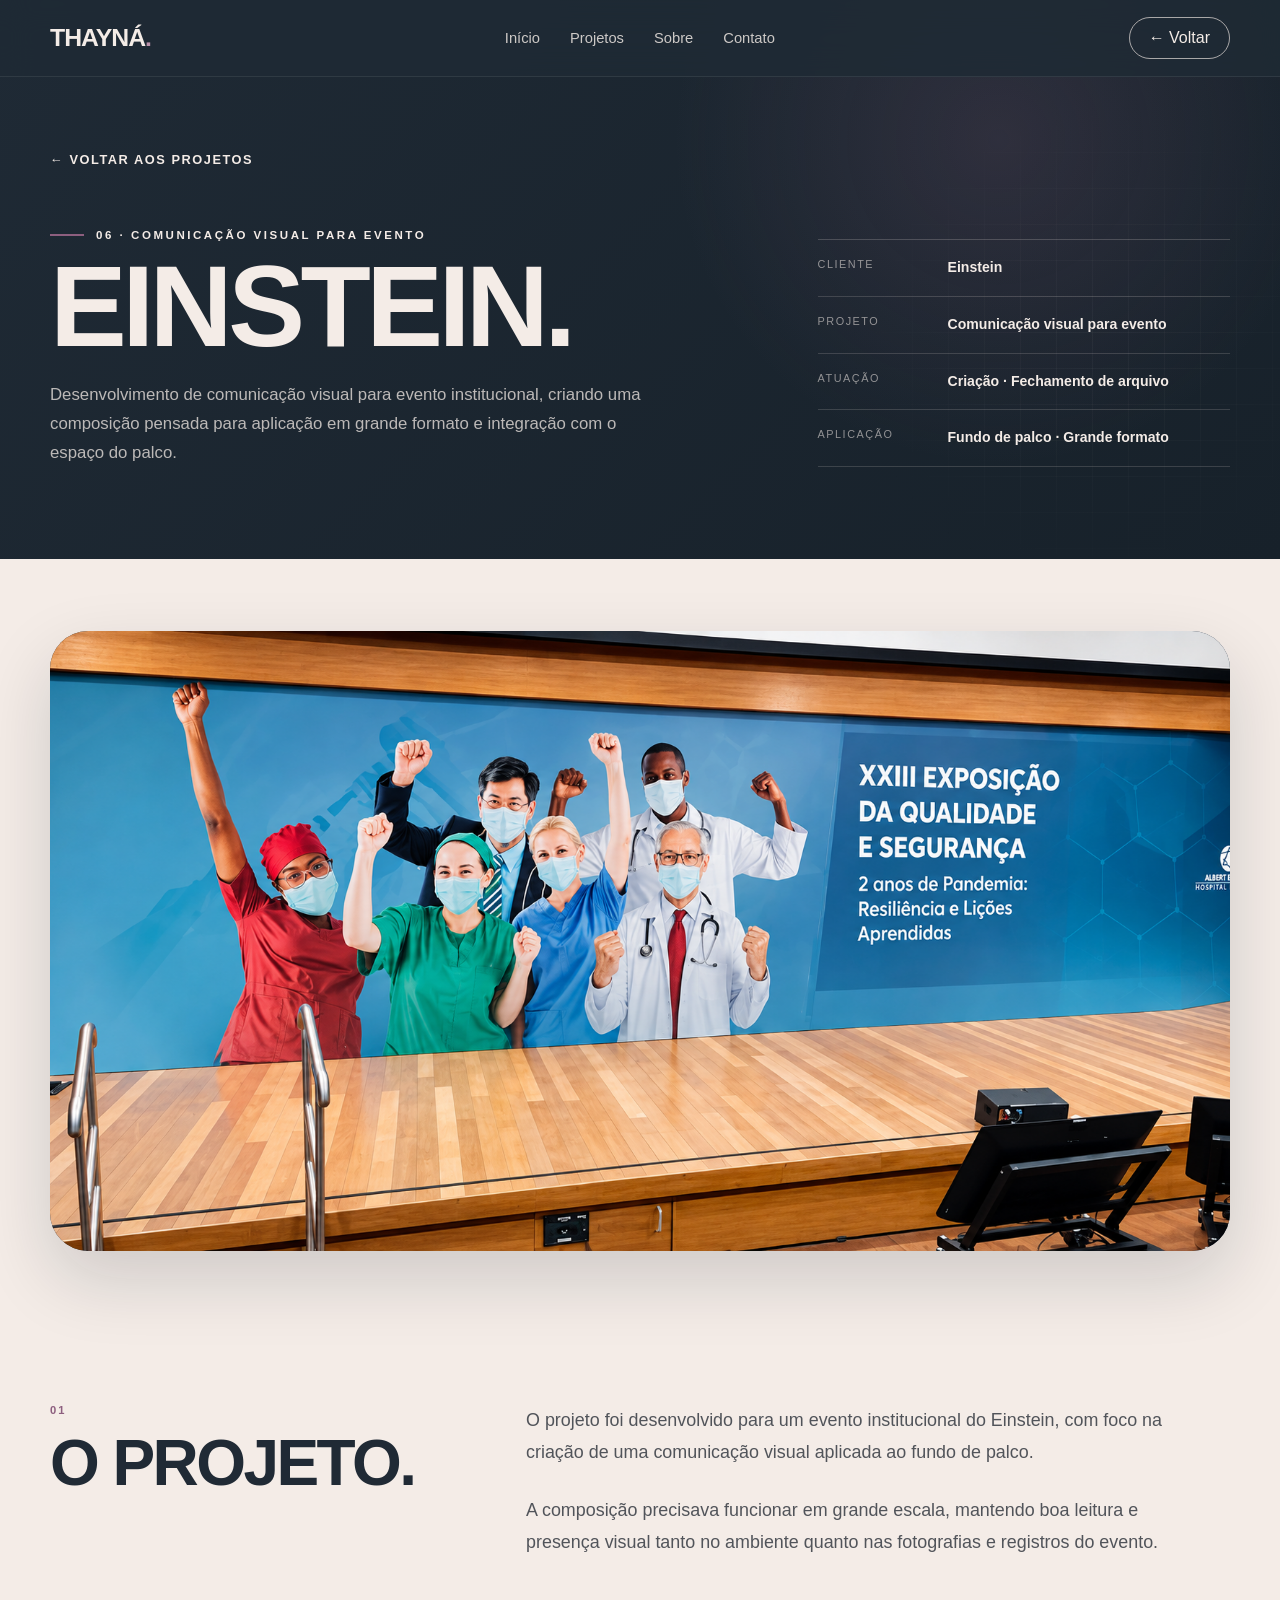
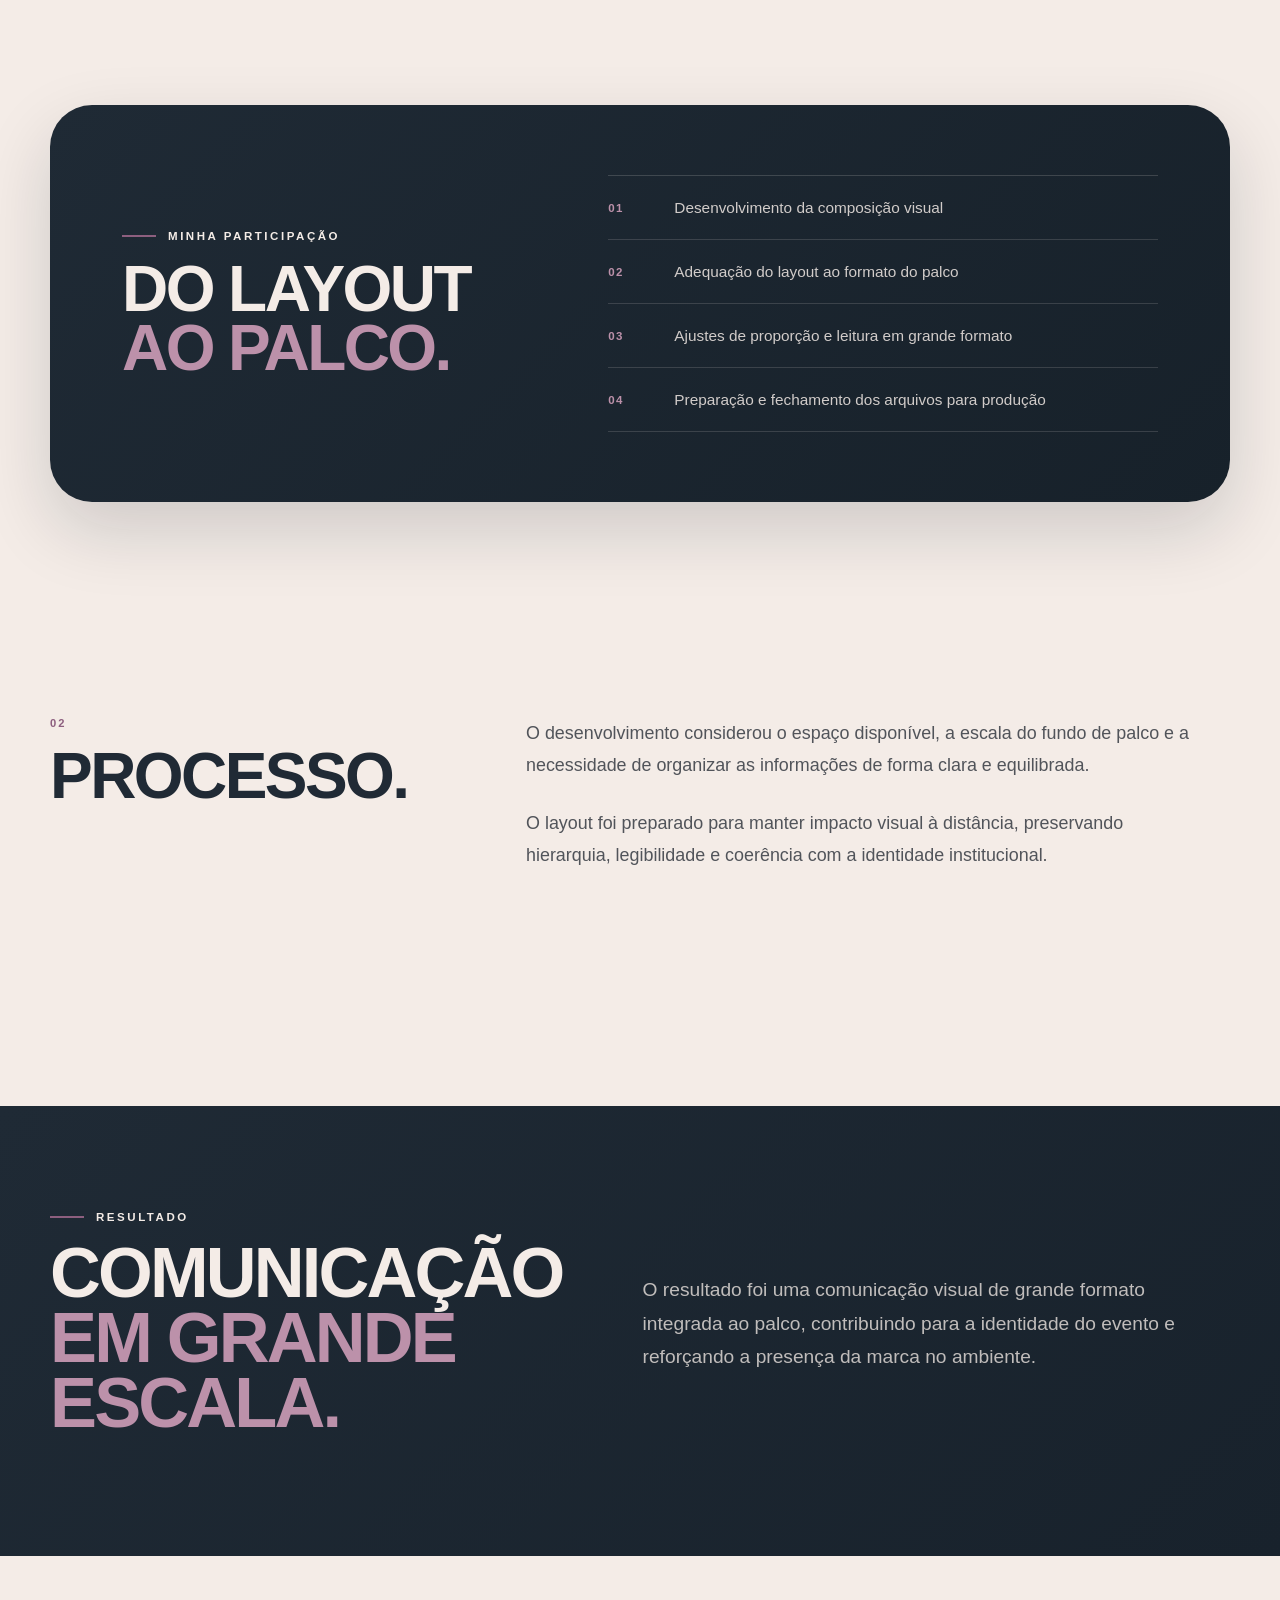
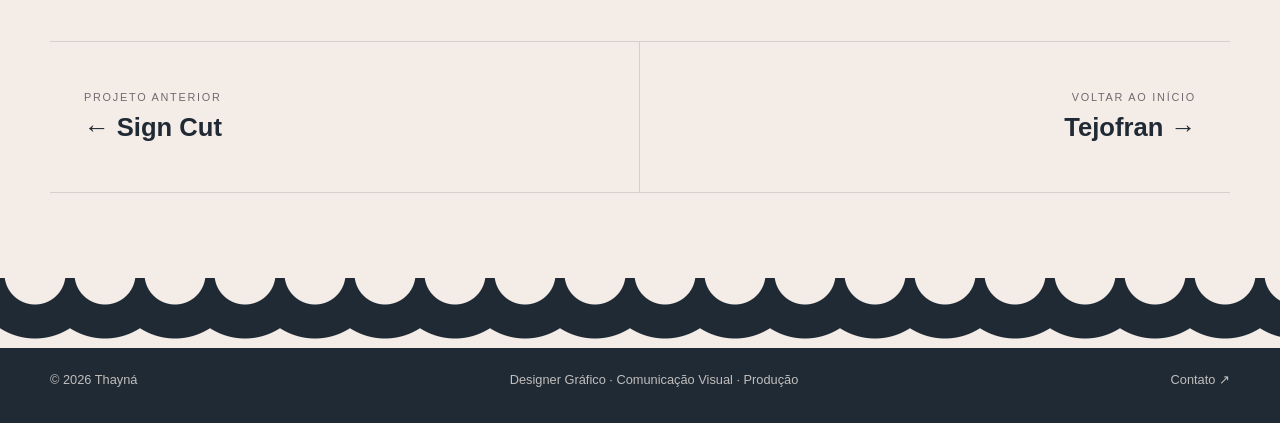
<file: projetos/evento-einstein.html>
<!DOCTYPE html>
<html lang="pt-BR">

<head>

  <meta charset="UTF-8">

  <meta
    name="viewport"
    content="width=device-width, initial-scale=1.0"
  >

  <meta
    name="description"
    content="Projeto de comunicação visual para evento desenvolvido para Einstein por Thayná."
  >

  <title>
    Einstein — Comunicação Visual para Evento | Thayná Designer
  </title>


  <!-- CSS PRINCIPAL -->

  <link
    rel="stylesheet"
    href="../css/style.css"
  >


  <!-- CSS DAS PÁGINAS DE PROJETO -->

  <link
    rel="stylesheet"
    href="../css/projeto.css"
  >

</head>



<body class="project-page">


  <!-- =====================================================
       HEADER
  ====================================================== -->

  <header id="siteHeader">

    <div class="container nav">


      <a
        href="../index.html"
        class="brand-mini"
      >
        THAYNÁ<span>.</span>
      </a>


      <nav class="nav-links">

        <a href="../index.html">
          Início
        </a>

        <a href="../index.html#projetos">
          Projetos
        </a>

        <a href="../index.html#sobre">
          Sobre
        </a>

        <a href="../index.html#contato">
          Contato
        </a>

      </nav>


      <a
        href="../index.html#projetos"
        class="nav-cta"
      >
        ← Voltar
      </a>


    </div>

  </header>



  <!-- =====================================================
       MAIN
  ====================================================== -->

  <main>


    <!-- ===================================================
         ABERTURA
    ==================================================== -->

    <section class="project-hero">


      <div class="container">


        <a
          href="../index.html#projetos"
          class="project-back reveal"
        >
          ← Voltar aos projetos
        </a>



        <div class="project-hero-grid">


          <!-- TEXTO -->

          <div class="project-hero-copy reveal">


            <div class="eyebrow">
              06 · Comunicação visual para evento
            </div>


            <h1 class="display project-title">
              EINSTEIN.
            </h1>


            <p class="project-intro">

              Desenvolvimento de comunicação visual para
              evento institucional, criando uma composição
              pensada para aplicação em grande formato
              e integração com o espaço do palco.

            </p>


          </div>



          <!-- INFORMAÇÕES -->

          <div class="project-meta reveal">


            <div class="project-meta-item">

              <span>
                Cliente
              </span>

              <strong>
                Einstein
              </strong>

            </div>


            <div class="project-meta-item">

              <span>
                Projeto
              </span>

              <strong>
                Comunicação visual para evento
              </strong>

            </div>


            <div class="project-meta-item">

              <span>
                Atuação
              </span>

              <strong>
                Criação · Fechamento de arquivo
              </strong>

            </div>


            <div class="project-meta-item">

              <span>
                Aplicação
              </span>

              <strong>
                Fundo de palco · Grande formato
              </strong>

            </div>


          </div>


        </div>


      </div>


    </section>



    <!-- ===================================================
         CAPA
    ==================================================== -->

    <section class="project-cover-section">


      <div class="container">


        <div class="project-cover reveal">

          <img
            src="../imagens/fundodepalcoeinstein.png"
            alt="Comunicação visual para evento Einstein"
          >

        </div>


      </div>


    </section>



    <!-- ===================================================
         O PROJETO
    ==================================================== -->

    <section class="project-content-section">


      <div class="container project-text-grid">


        <div class="project-section-heading reveal">

          <span>
            01
          </span>

          <h2 class="display">
            O PROJETO.
          </h2>

        </div>



        <div class="project-section-text reveal">


          <p>

            O projeto foi desenvolvido para um evento
            institucional do Einstein, com foco na criação
            de uma comunicação visual aplicada ao fundo
            de palco.

          </p>


          <p>

            A composição precisava funcionar em grande
            escala, mantendo boa leitura e presença visual
            tanto no ambiente quanto nas fotografias
            e registros do evento.

          </p>


        </div>


      </div>


    </section>



    <!-- ===================================================
         MINHA PARTICIPAÇÃO
    ==================================================== -->

    <section class="project-role-section">


      <div class="container">


        <div class="project-role-box reveal">


          <div>


            <div class="eyebrow">
              Minha participação
            </div>


            <h2 class="display">

              DO LAYOUT<br>

              <span>
                AO PALCO.
              </span>

            </h2>


          </div>



          <div class="project-role-list">


            <div class="project-role-item">

              <span>
                01
              </span>

              <p>
                Desenvolvimento da composição visual
              </p>

            </div>


            <div class="project-role-item">

              <span>
                02
              </span>

              <p>
                Adequação do layout ao formato do palco
              </p>

            </div>


            <div class="project-role-item">

              <span>
                03
              </span>

              <p>
                Ajustes de proporção e leitura em grande formato
              </p>

            </div>


            <div class="project-role-item">

              <span>
                04
              </span>

              <p>
                Preparação e fechamento dos arquivos para produção
              </p>

            </div>


          </div>


        </div>


      </div>


    </section>



    <!-- ===================================================
         PROCESSO
    ==================================================== -->

    <section class="project-content-section">


      <div class="container project-text-grid">


        <div class="project-section-heading reveal">

          <span>
            02
          </span>

          <h2 class="display">
            PROCESSO.
          </h2>

        </div>



        <div class="project-section-text reveal">


          <p>

            O desenvolvimento considerou o espaço disponível,
            a escala do fundo de palco e a necessidade
            de organizar as informações de forma clara
            e equilibrada.

          </p>


          <p>

            O layout foi preparado para manter impacto visual
            à distância, preservando hierarquia, legibilidade
            e coerência com a identidade institucional.

          </p>


        </div>


      </div>


    </section>



    <!-- ===================================================
         GALERIA
    ==================================================== -->

    <section class="project-gallery-section">


      <div class="container">


        <div class="project-gallery reveal">
<!--

          <div class="project-gallery-main">
  
            <img
              src="../imagens/fundodepalcoeinstein.png"
              alt="Fundo de palco desenvolvido para evento Einstein"
            >

          </div>


        
          SE DEPOIS TIVER MAIS FOTOS:

          <div class="project-gallery-grid">


            <div class="project-gallery-item">

              <img
                src="../imagens/evento-einstein-02.png"
                alt="Detalhe da comunicação visual do evento Einstein"
              >

            </div>


            <div class="project-gallery-item">

              <img
                src="../imagens/evento-einstein-03.png"
                alt="Vista do palco do evento Einstein"
              >

            </div>


          </div>
          -->


        </div>


      </div>


    </section>



    <!-- ===================================================
         RESULTADO
    ==================================================== -->

    <section class="project-result-section">


      <div class="container project-result-grid">


        <div class="project-result-title reveal">


          <div class="eyebrow">
            Resultado
          </div>


          <h2 class="display">

            COMUNICAÇÃO<br>

            <span>
              EM GRANDE ESCALA.
            </span>

          </h2>


        </div>



        <div class="project-result-text reveal">


          <p>

            O resultado foi uma comunicação visual de grande
            formato integrada ao palco, contribuindo para
            a identidade do evento e reforçando a presença
            da marca no ambiente.

          </p>


        </div>


      </div>


    </section>



    <!-- ===================================================
         NAVEGAÇÃO
    ==================================================== -->

    <section class="project-navigation">


      <div class="container project-navigation-inner">


        <!-- ANTERIOR -->

        <a
          href="signcut.html"
          class="project-navigation-back"
        >

          <small>
            Projeto anterior
          </small>

          <strong>
            ← Sign Cut
          </strong>

        </a>



        <!-- VOLTA AO PRIMEIRO -->

        <a
          href="tejofran.html"
          class="project-navigation-next"
        >

          <small>
            Voltar ao início
          </small>

          <strong>
            Tejofran →
          </strong>

        </a>


      </div>


    </section>


  </main>



  <!-- =====================================================
       FOOTER
  ====================================================== -->

  <div class="footer-pattern"></div>


  <footer>


    <div class="container footer-row">


      <span>
        © 2026 Thayná
      </span>


      <span>
        Designer Gráfico · Comunicação Visual · Produção
      </span>


      <a href="../index.html#contato">
        Contato ↗
      </a>


    </div>


  </footer>



  <!-- =====================================================
       JAVASCRIPT
  ====================================================== -->

  <script src="../js/script.js"></script>


</body>

</html>
</file>
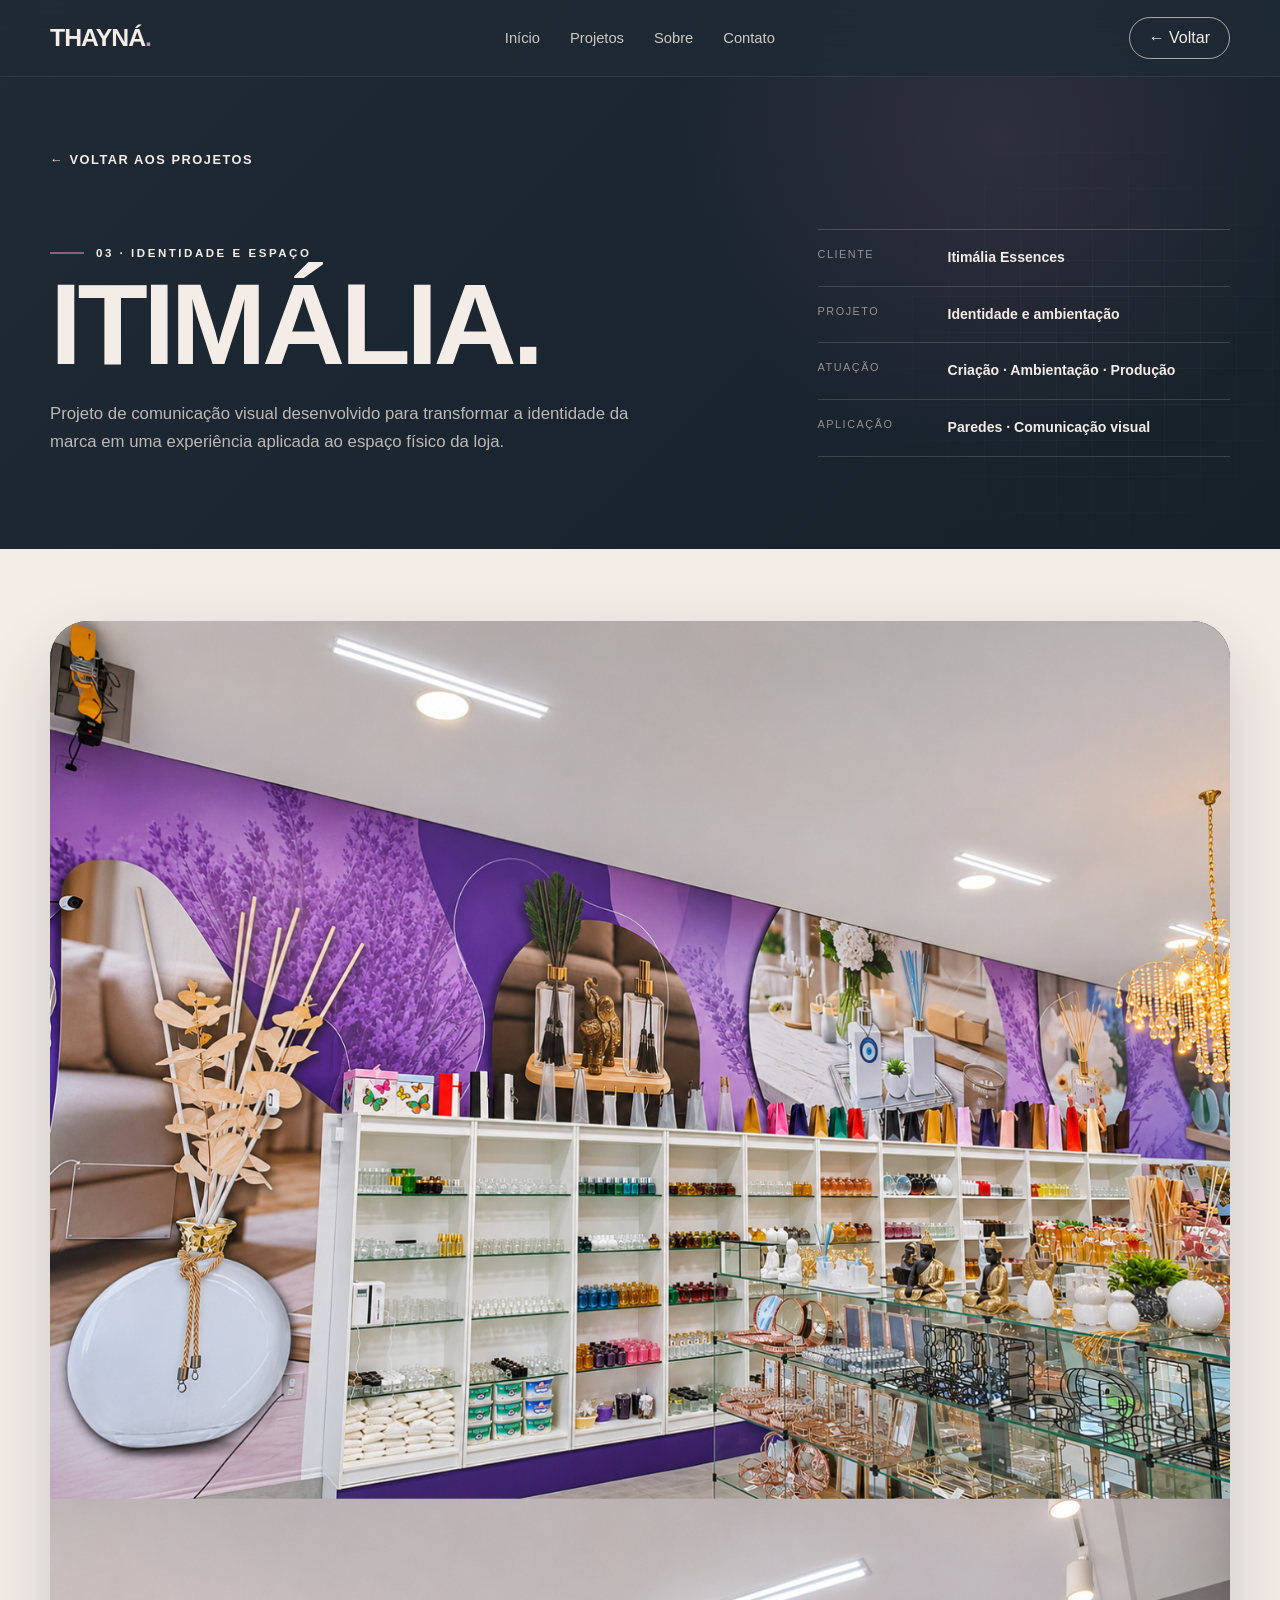
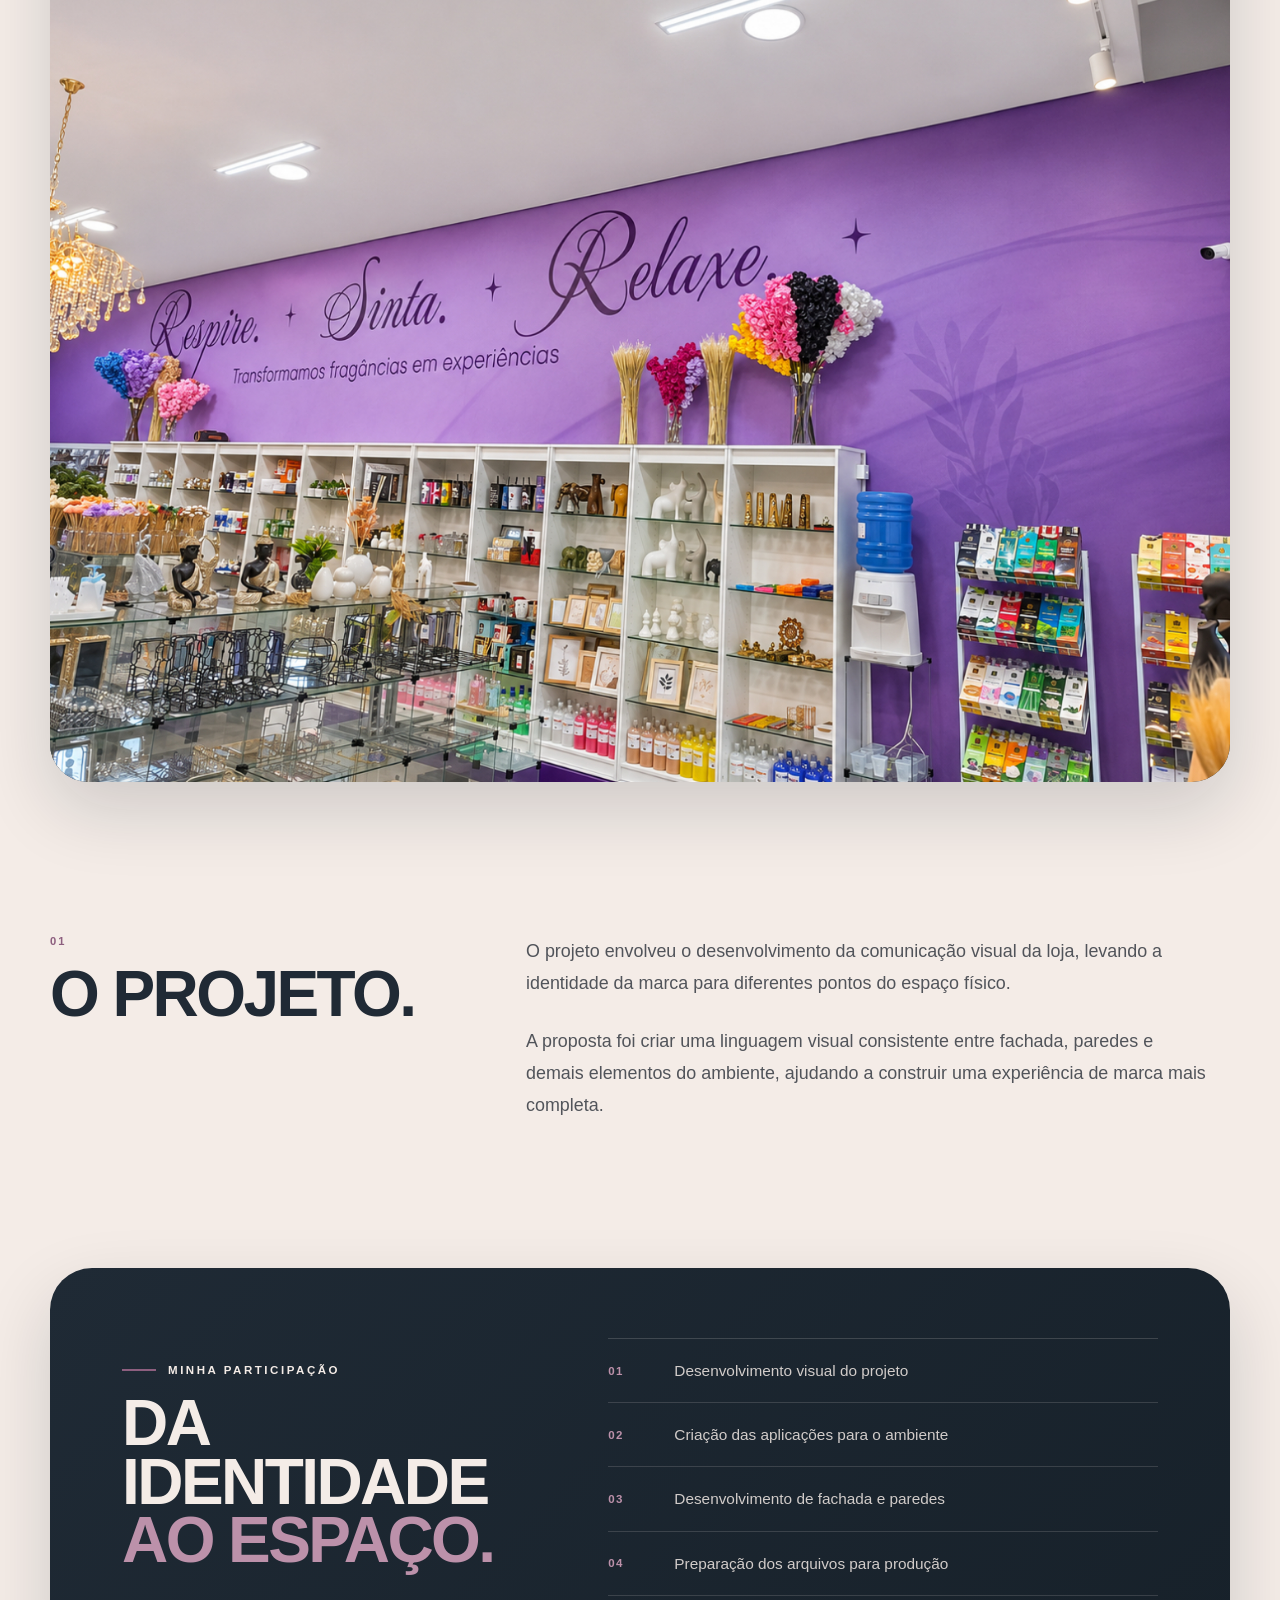
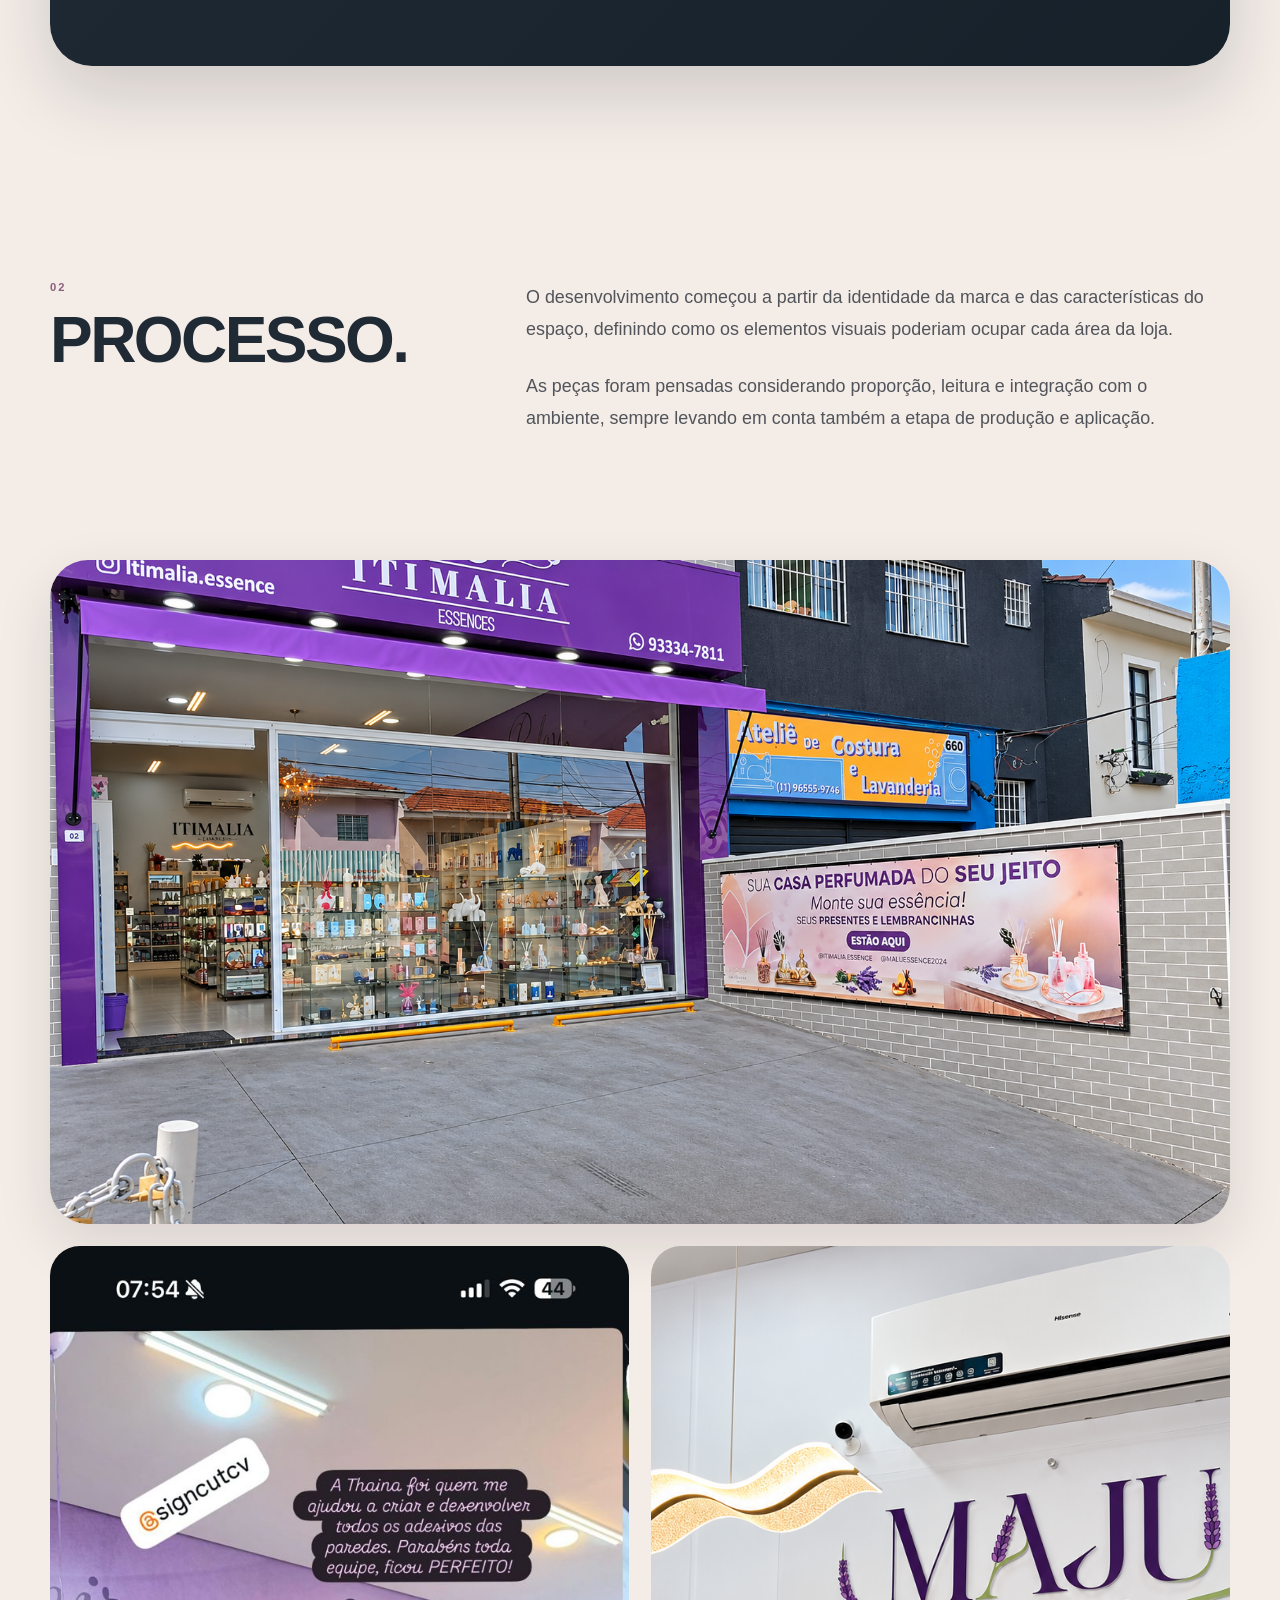
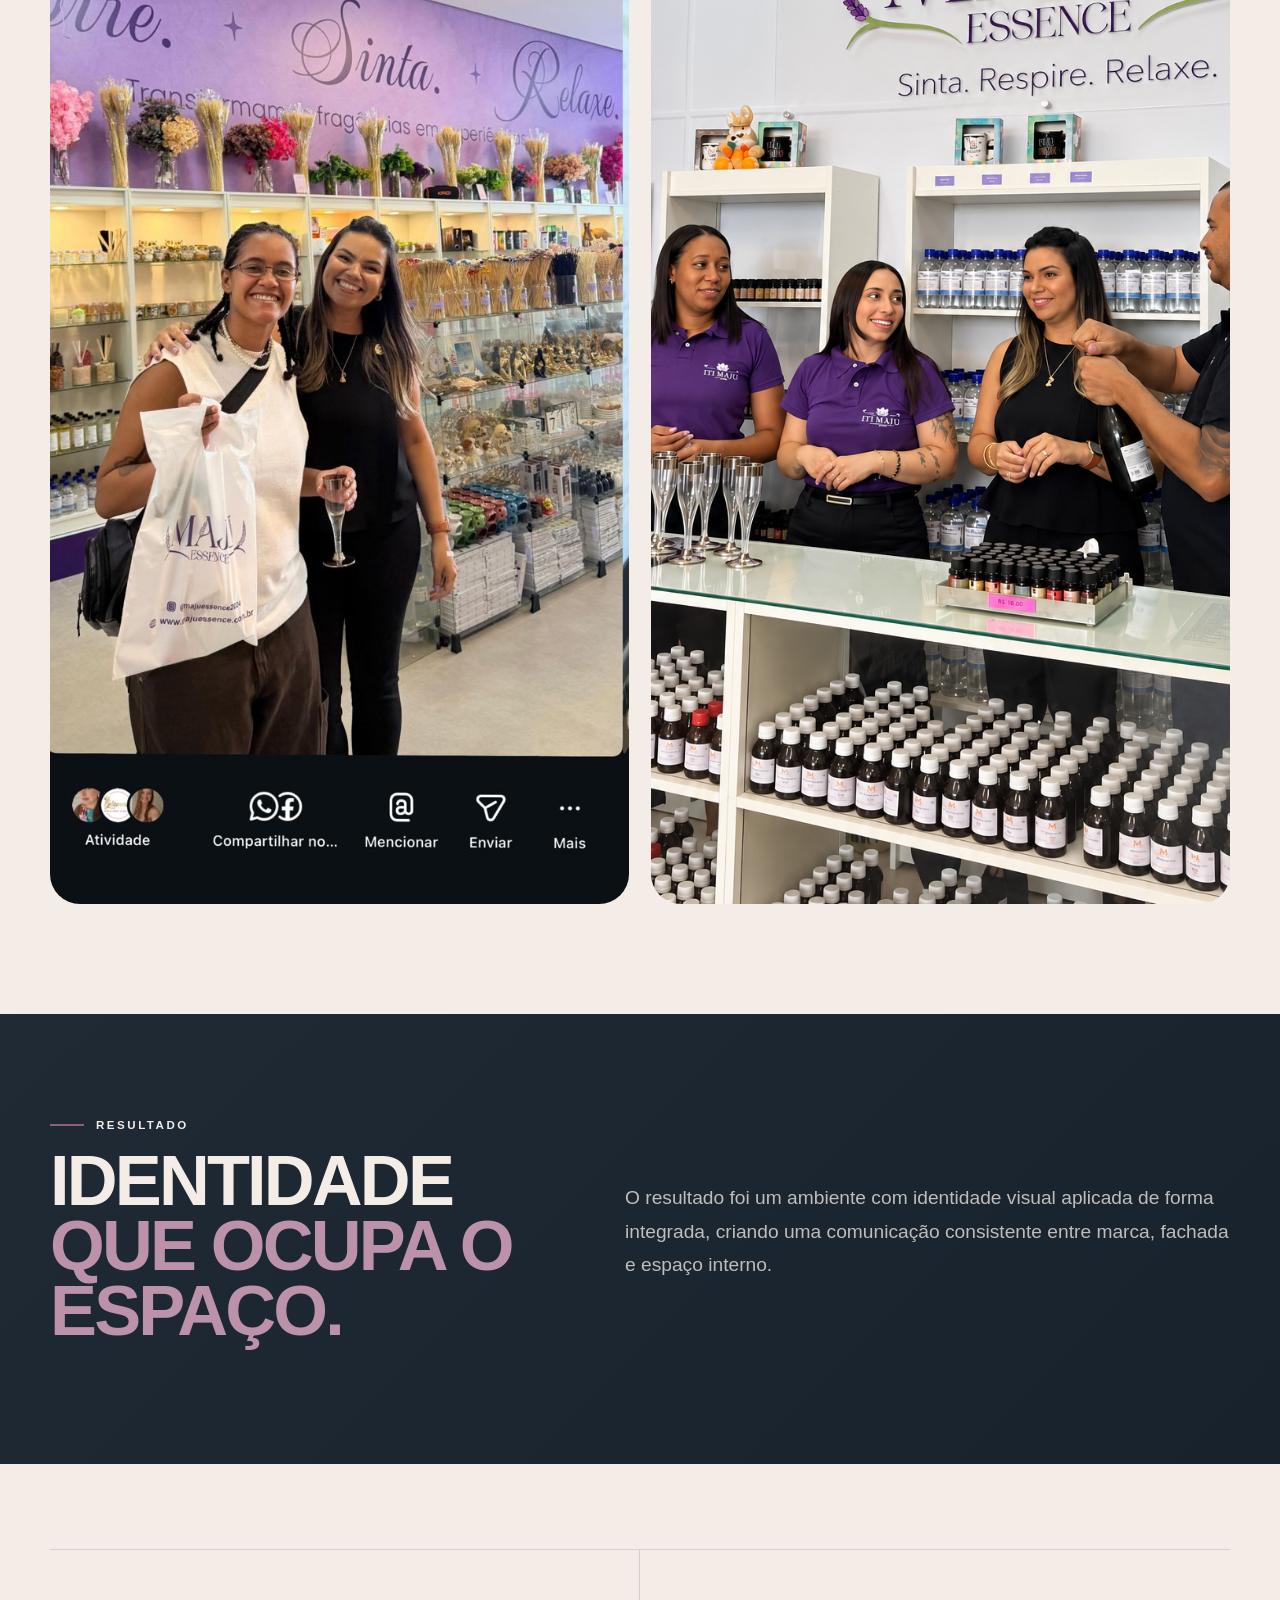
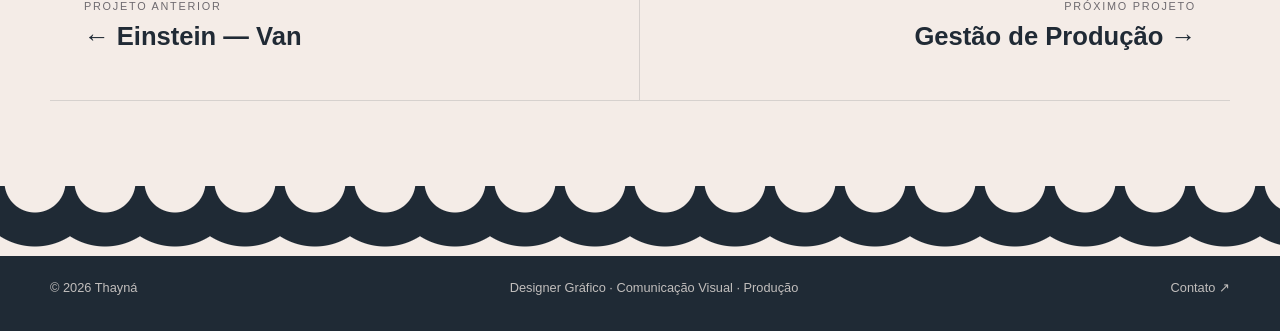
<file: projetos/itimalia.html>
<!DOCTYPE html>
<html lang="pt-BR">

<head>

  <meta charset="UTF-8">

  <meta
    name="viewport"
    content="width=device-width, initial-scale=1.0"
  >

  <meta
    name="description"
    content="Projeto de identidade visual e ambientação desenvolvido para Itimália Essences por Thayná."
  >

  <title>
    Itimália — Identidade e Espaço | Thayná Designer
  </title>


  <!-- CSS PRINCIPAL -->

  <link
    rel="stylesheet"
    href="../css/style.css"
  >


  <!-- CSS DAS PÁGINAS DE PROJETO -->

  <link
    rel="stylesheet"
    href="../css/projeto.css"
  >

</head>



<body class="project-page">


  <!-- =====================================================
       HEADER
  ====================================================== -->

  <header id="siteHeader">

    <div class="container nav">


      <a
        href="../index.html"
        class="brand-mini"
      >
        THAYNÁ<span>.</span>
      </a>


      <nav class="nav-links">

        <a href="../index.html">
          Início
        </a>

        <a href="../index.html#projetos">
          Projetos
        </a>

        <a href="../index.html#sobre">
          Sobre
        </a>

        <a href="../index.html#contato">
          Contato
        </a>

      </nav>


      <a
        href="../index.html#projetos"
        class="nav-cta"
      >
        ← Voltar
      </a>


    </div>

  </header>



  <!-- =====================================================
       MAIN
  ====================================================== -->

  <main>


    <!-- ===================================================
         ABERTURA
    ==================================================== -->

    <section class="project-hero">


      <div class="container">


        <a
          href="../index.html#projetos"
          class="project-back reveal"
        >
          ← Voltar aos projetos
        </a>



        <div class="project-hero-grid">


          <!-- TEXTO -->

          <div class="project-hero-copy reveal">


            <div class="eyebrow">
              03 · Identidade e espaço
            </div>


            <h1 class="display project-title">
              ITIMÁLIA.
            </h1>


            <p class="project-intro">

              Projeto de comunicação visual desenvolvido
              para transformar a identidade da marca
              em uma experiência aplicada ao espaço físico
              da loja.

            </p>


          </div>



          <!-- INFORMAÇÕES -->

          <div class="project-meta reveal">


            <div class="project-meta-item">

              <span>
                Cliente
              </span>

              <strong>
                Itimália Essences
              </strong>

            </div>


            <div class="project-meta-item">

              <span>
                Projeto
              </span>

              <strong>
                Identidade e ambientação
              </strong>

            </div>


            <div class="project-meta-item">

              <span>
                Atuação
              </span>

              <strong>
                Criação · Ambientação · Produção
              </strong>

            </div>


            <div class="project-meta-item">

              <span>
                Aplicação
              </span>

              <strong>
                Paredes · Comunicação visual
              </strong>

            </div>


          </div>


        </div>


      </div>


    </section>



    <!-- ===================================================
         CAPA
    ==================================================== -->

    <section class="project-cover-section">


      <div class="container">


        <div class="project-cover reveal">

          <img
            src="../imagens/itimalia-10.jpg"
            alt="Projeto de identidade e ambientação da loja Itimália"
          >

        </div>


      </div>


    </section>



    <!-- ===================================================
         O PROJETO
    ==================================================== -->

    <section class="project-content-section">


      <div class="container project-text-grid">


        <div class="project-section-heading reveal">

          <span>
            01
          </span>

          <h2 class="display">
            O PROJETO.
          </h2>

        </div>



        <div class="project-section-text reveal">


          <p>

            O projeto envolveu o desenvolvimento
            da comunicação visual da loja,
            levando a identidade da marca para
            diferentes pontos do espaço físico.

          </p>


          <p>

            A proposta foi criar uma linguagem visual
            consistente entre fachada, paredes e demais
            elementos do ambiente, ajudando a construir
            uma experiência de marca mais completa.

          </p>


        </div>


      </div>


    </section>



    <!-- ===================================================
         MINHA PARTICIPAÇÃO
    ==================================================== -->

    <section class="project-role-section">


      <div class="container">


        <div class="project-role-box reveal">


          <div>


            <div class="eyebrow">
              Minha participação
            </div>


            <h2 class="display">

              DA IDENTIDADE<br>

              <span>
                AO ESPAÇO.
              </span>

            </h2>


          </div>



          <div class="project-role-list">


            <div class="project-role-item">

              <span>
                01
              </span>

              <p>
                Desenvolvimento visual do projeto
              </p>

            </div>


            <div class="project-role-item">

              <span>
                02
              </span>

              <p>
                Criação das aplicações para o ambiente
              </p>

            </div>


            <div class="project-role-item">

              <span>
                03
              </span>

              <p>
                Desenvolvimento de fachada e paredes
              </p>

            </div>


            <div class="project-role-item">

              <span>
                04
              </span>

              <p>
                Preparação dos arquivos para produção
              </p>

            </div>


          </div>


        </div>


      </div>


    </section>



    <!-- ===================================================
         PROCESSO
    ==================================================== -->

    <section class="project-content-section">


      <div class="container project-text-grid">


        <div class="project-section-heading reveal">

          <span>
            02
          </span>

          <h2 class="display">
            PROCESSO.
          </h2>

        </div>



        <div class="project-section-text reveal">


          <p>

            O desenvolvimento começou a partir da identidade
            da marca e das características do espaço,
            definindo como os elementos visuais poderiam
            ocupar cada área da loja.

          </p>


          <p>

            As peças foram pensadas considerando proporção,
            leitura e integração com o ambiente, sempre
            levando em conta também a etapa de produção
            e aplicação.

          </p>


        </div>


      </div>


    </section>



    <!-- ===================================================
         GALERIA
    ==================================================== -->

    <section class="project-gallery-section">


      <div class="container">


        <div class="project-gallery reveal">


          <div class="project-gallery-main">

            <img
              src="../imagens/itimalia-07.png"
              alt="Ambiente finalizado da loja Itimália"
            >

          </div>


          
          

          <div class="project-gallery-grid">


            <div class="project-gallery-item">

              <img
                src="../imagens/itimalia-05.jpeg"
                alt="Fachada da loja Itimália"
              >

            </div>


            <div class="project-gallery-item">

              <img
                src="../imagens/itimalia-02.png"
                alt="Detalhes da ambientação da loja Itimália"
              >

            </div>


          </div>
          


        </div>


      </div>


    </section>



    <!-- ===================================================
         RESULTADO
    ==================================================== -->

    <section class="project-result-section">


      <div class="container project-result-grid">


        <div class="project-result-title reveal">


          <div class="eyebrow">
            Resultado
          </div>


          <h2 class="display">

            IDENTIDADE<br>

            <span>
              QUE OCUPA O ESPAÇO.
            </span>

          </h2>


        </div>



        <div class="project-result-text reveal">


          <p>

            O resultado foi um ambiente com identidade
            visual aplicada de forma integrada,
            criando uma comunicação consistente
            entre marca, fachada e espaço interno.

          </p>


        </div>


      </div>


    </section>



    <!-- ===================================================
         NAVEGAÇÃO
    ==================================================== -->

    <section class="project-navigation">


      <div class="container project-navigation-inner">


        <!-- ANTERIOR -->

        <a
          href="van-einstein.html"
          class="project-navigation-back"
        >

          <small>
            Projeto anterior
          </small>

          <strong>
            ← Einstein — Van
          </strong>

        </a>



        <!-- PRÓXIMO -->

        <a
          href="automacao.html"
          class="project-navigation-next"
        >

          <small>
            Próximo projeto
          </small>

          <strong>
            Gestão de Produção →
          </strong>

        </a>


      </div>


    </section>


  </main>



  <!-- =====================================================
       FOOTER
  ====================================================== -->

  <div class="footer-pattern"></div>


  <footer>


    <div class="container footer-row">


      <span>
        © 2026 Thayná
      </span>


      <span>
        Designer Gráfico · Comunicação Visual · Produção
      </span>


      <a href="../index.html#contato">
        Contato ↗
      </a>


    </div>


  </footer>



  <!-- =====================================================
       JAVASCRIPT
  ====================================================== -->

  <script src="../js/script.js"></script>


</body>

</html>
</file>
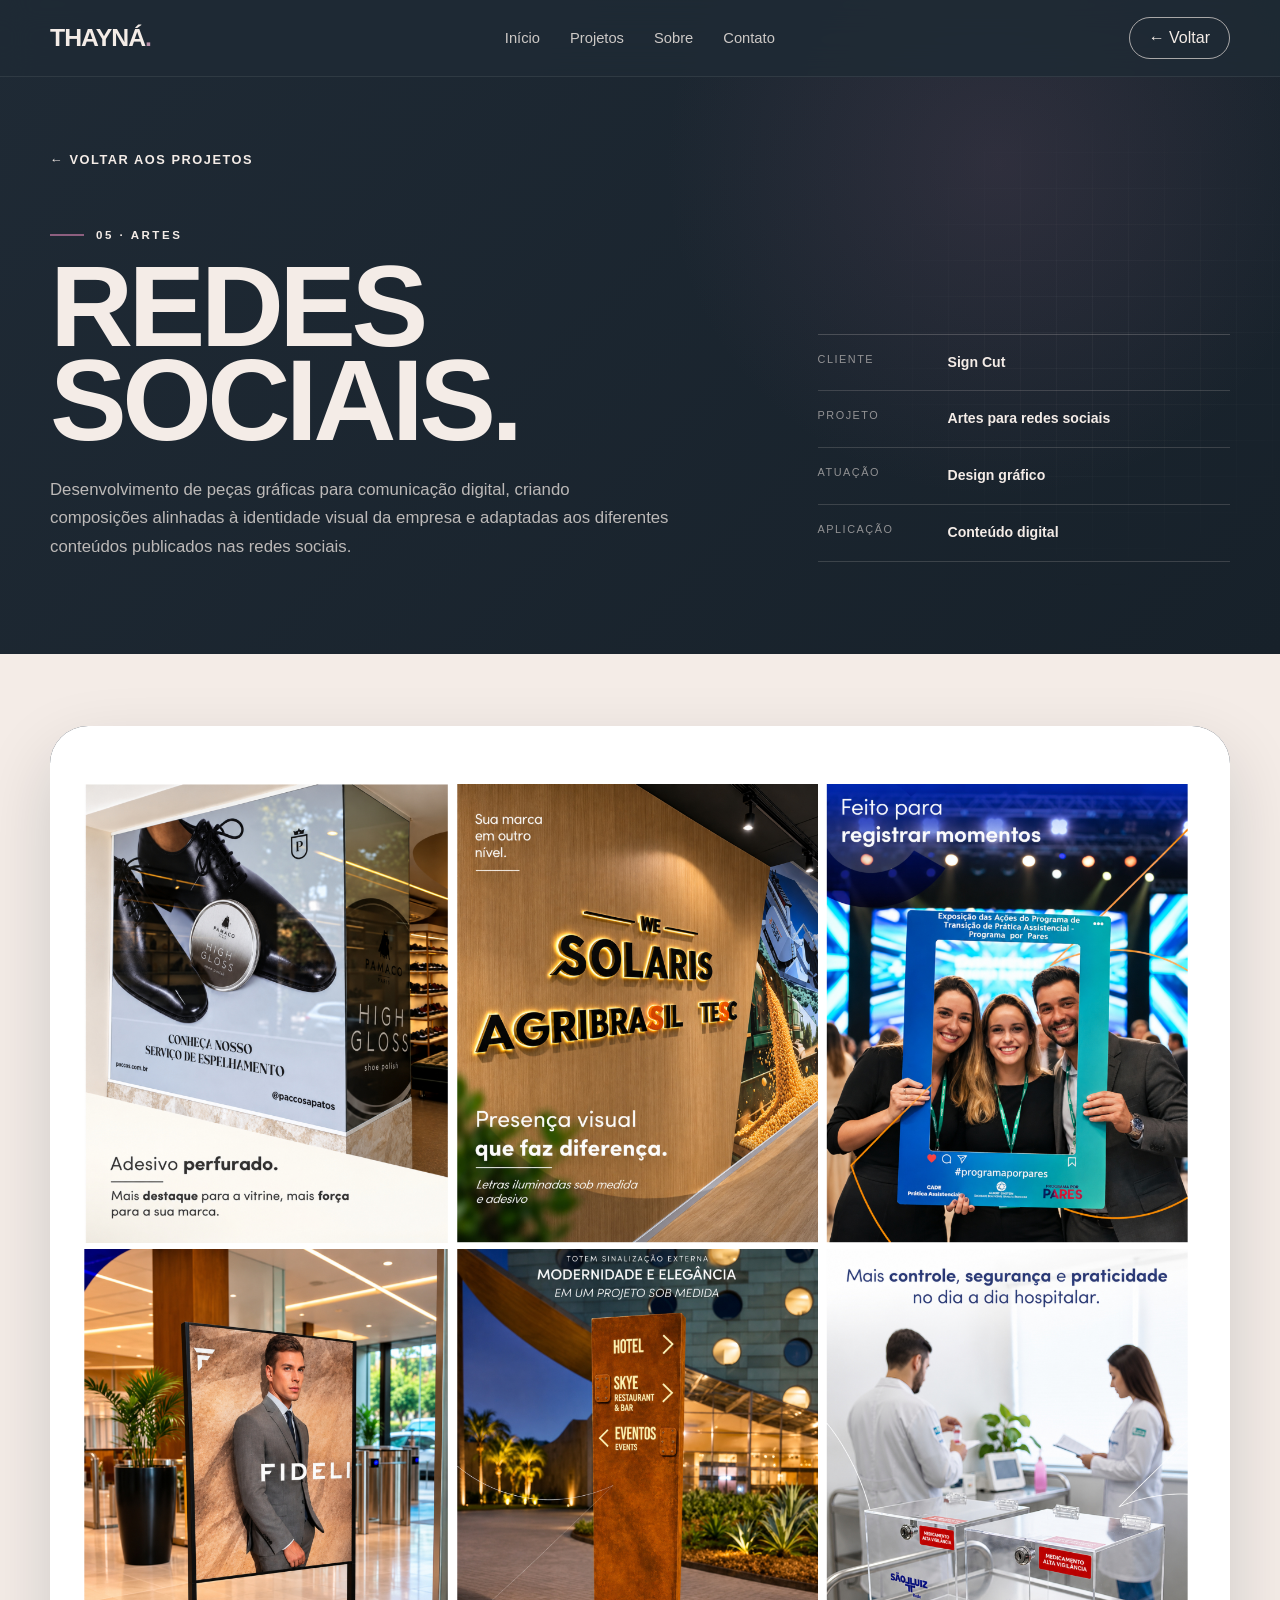
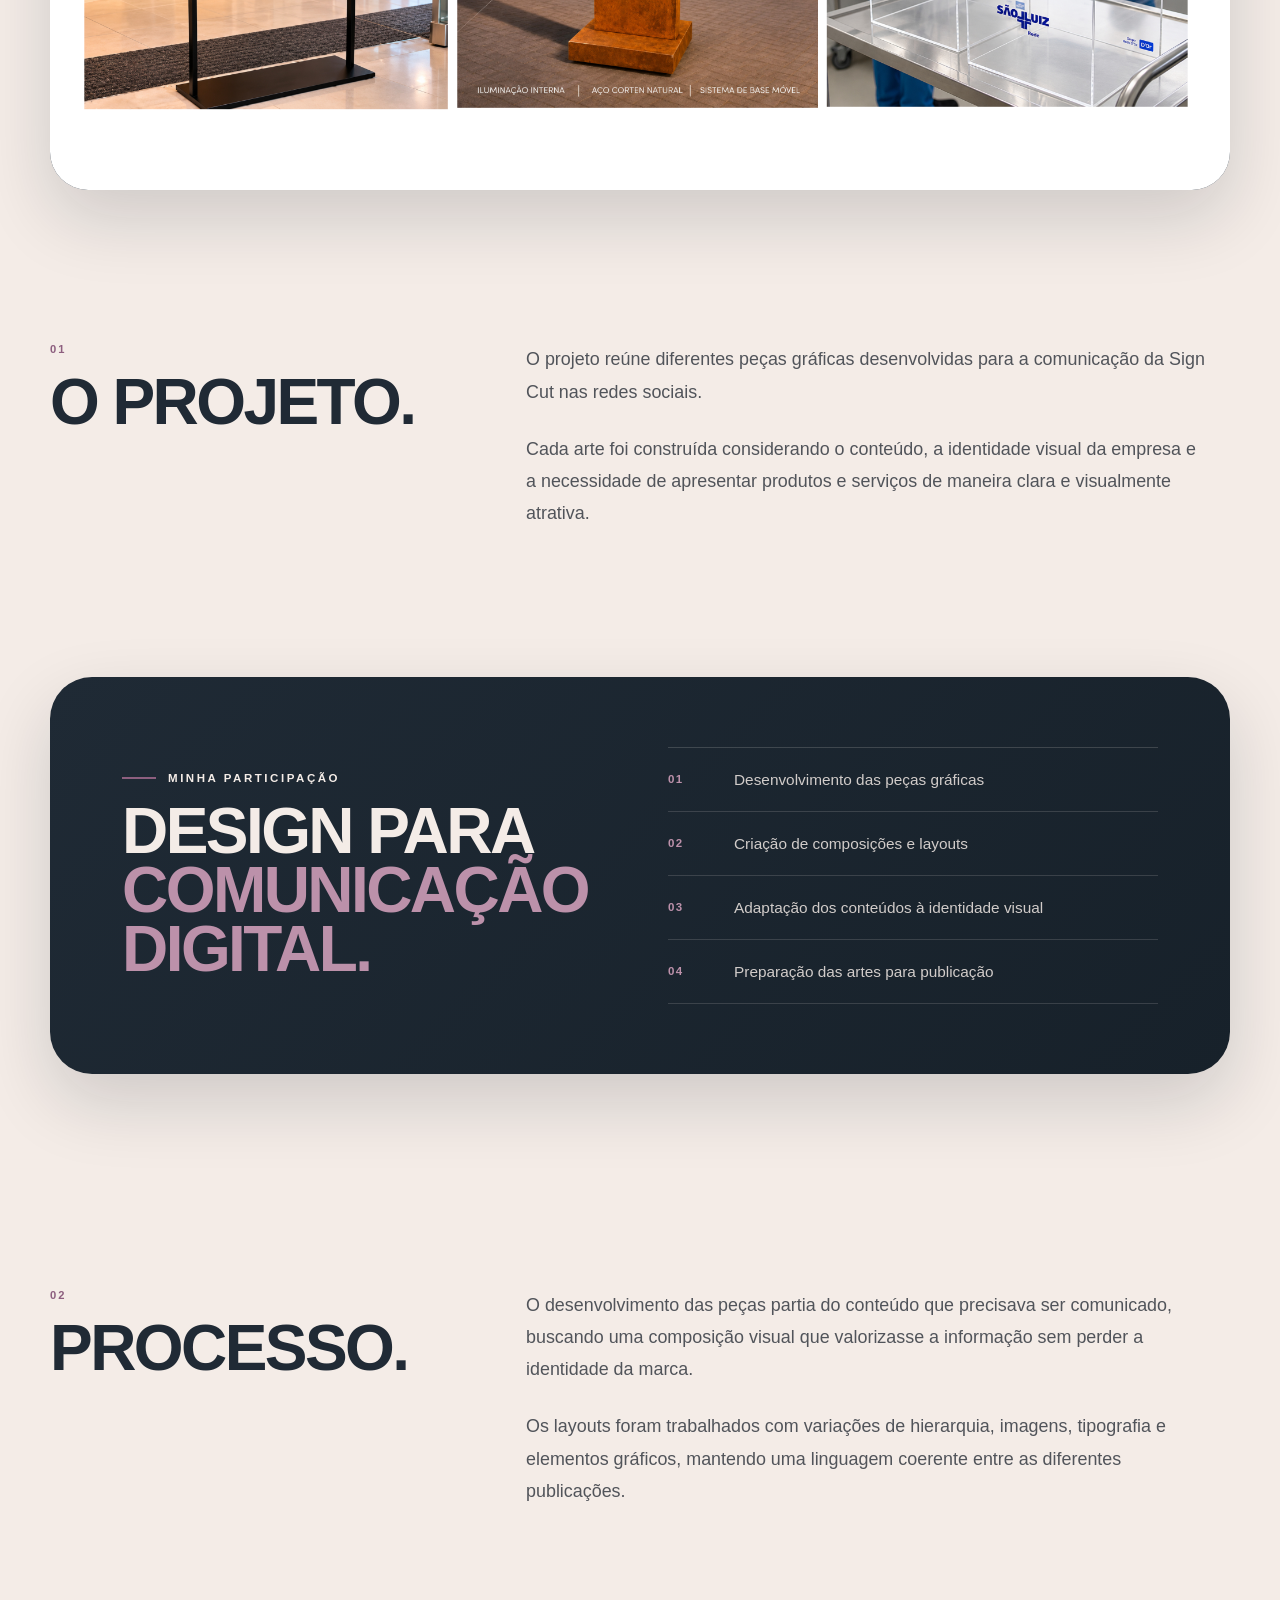
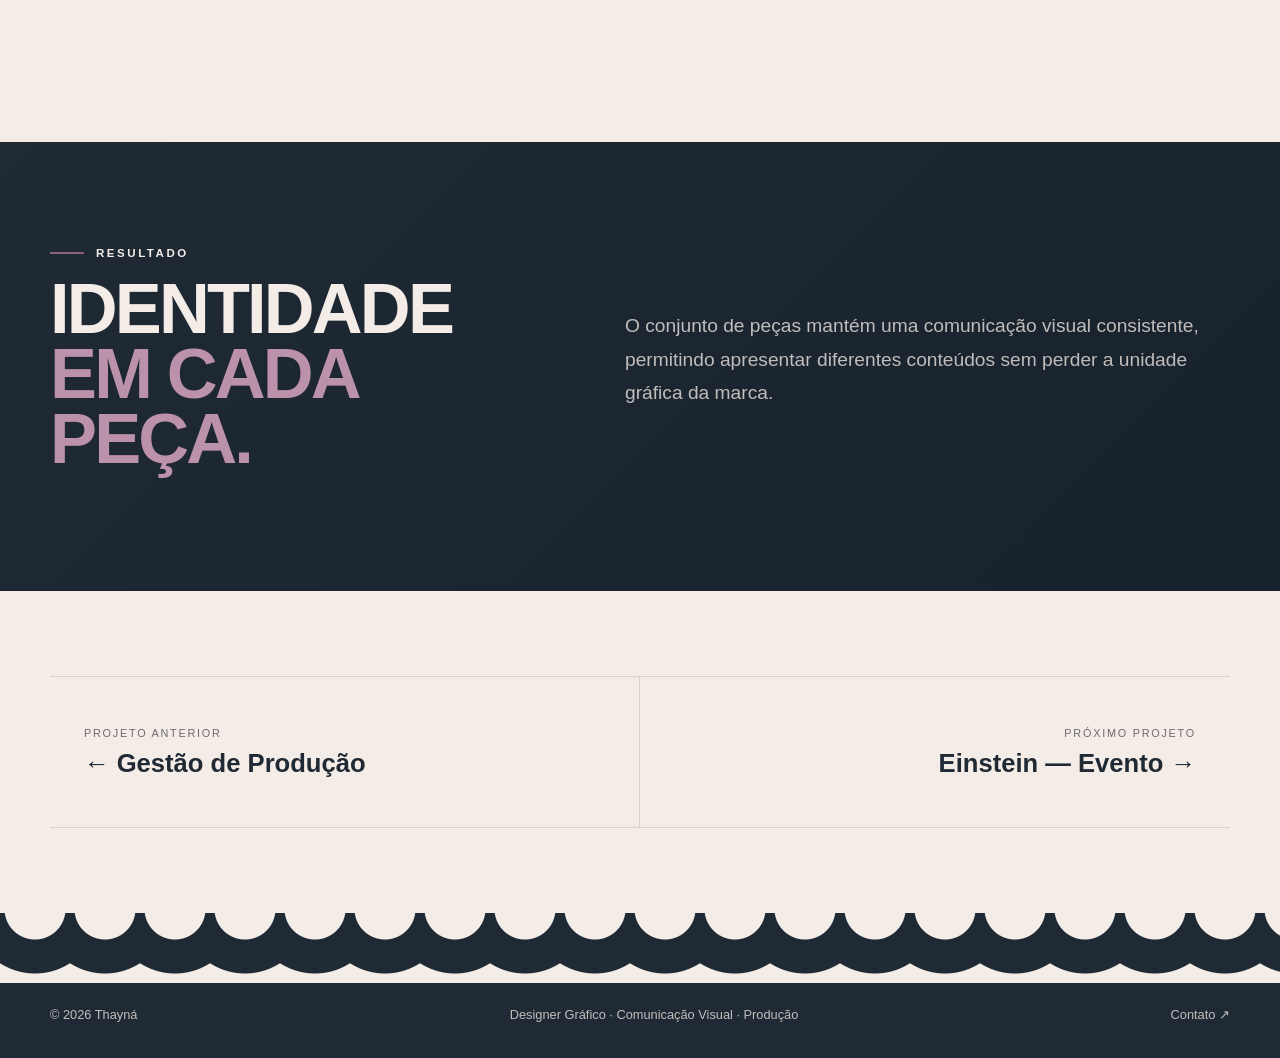
<file: projetos/signcut.html>
<!DOCTYPE html>
<html lang="pt-BR">

<head>

  <meta charset="UTF-8">

  <meta
    name="viewport"
    content="width=device-width, initial-scale=1.0"
  >

  <meta
    name="description"
    content="Projeto de artes gráficas para redes sociais desenvolvido para Sign Cut por Thayná."
  >

  <title>
    Sign Cut — Artes para Redes Sociais | Thayná Designer
  </title>


  <!-- CSS PRINCIPAL -->

  <link
    rel="stylesheet"
    href="../css/style.css"
  >


  <!-- CSS DAS PÁGINAS DE PROJETO -->

  <link
    rel="stylesheet"
    href="../css/projeto.css"
  >

</head>



<body class="project-page">


  <!-- =====================================================
       HEADER
  ====================================================== -->

  <header id="siteHeader">

    <div class="container nav">


      <a
        href="../index.html"
        class="brand-mini"
      >
        THAYNÁ<span>.</span>
      </a>


      <nav class="nav-links">

        <a href="../index.html">
          Início
        </a>

        <a href="../index.html#projetos">
          Projetos
        </a>

        <a href="../index.html#sobre">
          Sobre
        </a>

        <a href="../index.html#contato">
          Contato
        </a>

      </nav>


      <a
        href="../index.html#projetos"
        class="nav-cta"
      >
        ← Voltar
      </a>


    </div>

  </header>



  <!-- =====================================================
       MAIN
  ====================================================== -->

  <main>


    <!-- ===================================================
         ABERTURA
    ==================================================== -->

    <section class="project-hero">


      <div class="container">


        <a
          href="../index.html#projetos"
          class="project-back reveal"
        >
          ← Voltar aos projetos
        </a>



        <div class="project-hero-grid">


          <!-- TEXTO -->

          <div class="project-hero-copy reveal">


            <div class="eyebrow">
              05 · Artes
            </div>


            <h1 class="display project-title">
               REDES SOCIAIS.
            </h1>


            <p class="project-intro">

              Desenvolvimento de peças gráficas para
              comunicação digital, criando composições
              alinhadas à identidade visual da empresa
              e adaptadas aos diferentes conteúdos
              publicados nas redes sociais.

            </p>


          </div>



          <!-- INFORMAÇÕES -->

          <div class="project-meta reveal">


            <div class="project-meta-item">

              <span>
                Cliente
              </span>

              <strong>
                Sign Cut
              </strong>

            </div>


            <div class="project-meta-item">

              <span>
                Projeto
              </span>

              <strong>
                Artes para redes sociais
              </strong>

            </div>


            <div class="project-meta-item">

              <span>
                Atuação
              </span>

              <strong>
                Design gráfico
              </strong>

            </div>


            <div class="project-meta-item">

              <span>
                Aplicação
              </span>

              <strong>
                Conteúdo digital
              </strong>

            </div>


          </div>


        </div>


      </div>


    </section>



    <!-- ===================================================
         CAPA
    ==================================================== -->

    <section class="project-cover-section">


      <div class="container">


        <div class="project-cover reveal">

          <img
            src="../imagens/postinstagram.jpg"
            alt="Artes gráficas desenvolvidas para redes sociais da Sign Cut"
          >

        </div>


      </div>


    </section>



    <!-- ===================================================
         O PROJETO
    ==================================================== -->

    <section class="project-content-section">


      <div class="container project-text-grid">


        <div class="project-section-heading reveal">

          <span>
            01
          </span>

          <h2 class="display">
            O PROJETO.
          </h2>

        </div>



        <div class="project-section-text reveal">


          <p>

            O projeto reúne diferentes peças gráficas
            desenvolvidas para a comunicação da Sign Cut
            nas redes sociais.

          </p>


          <p>

            Cada arte foi construída considerando o conteúdo,
            a identidade visual da empresa e a necessidade
            de apresentar produtos e serviços de maneira
            clara e visualmente atrativa.

          </p>


        </div>


      </div>


    </section>



    <!-- ===================================================
         MINHA PARTICIPAÇÃO
    ==================================================== -->

    <section class="project-role-section">


      <div class="container">


        <div class="project-role-box reveal">


          <div>


            <div class="eyebrow">
              Minha participação
            </div>


            <h2 class="display">

              DESIGN PARA<br>

              <span>
                COMUNICAÇÃO DIGITAL.
              </span>

            </h2>


          </div>



          <div class="project-role-list">


            <div class="project-role-item">

              <span>
                01
              </span>

              <p>
                Desenvolvimento das peças gráficas
              </p>

            </div>


            <div class="project-role-item">

              <span>
                02
              </span>

              <p>
                Criação de composições e layouts
              </p>

            </div>


            <div class="project-role-item">

              <span>
                03
              </span>

              <p>
                Adaptação dos conteúdos à identidade visual
              </p>

            </div>


            <div class="project-role-item">

              <span>
                04
              </span>

              <p>
                Preparação das artes para publicação
              </p>

            </div>


          </div>


        </div>


      </div>


    </section>



    <!-- ===================================================
         PROCESSO
    ==================================================== -->

    <section class="project-content-section">


      <div class="container project-text-grid">


        <div class="project-section-heading reveal">

          <span>
            02
          </span>

          <h2 class="display">
            PROCESSO.
          </h2>

        </div>



        <div class="project-section-text reveal">


          <p>

            O desenvolvimento das peças partia do conteúdo
            que precisava ser comunicado, buscando uma
            composição visual que valorizasse a informação
            sem perder a identidade da marca.

          </p>


          <p>

            Os layouts foram trabalhados com variações
            de hierarquia, imagens, tipografia e elementos
            gráficos, mantendo uma linguagem coerente
            entre as diferentes publicações.

          </p>


        </div>


      </div>


    </section>



    <!-- ===================================================
         GALERIA
    ==================================================== -->

    <section class="project-gallery-section">


      <div class="container">


        <div class="project-gallery reveal">

<!--
          <div class="project-gallery-main">

            <img
              src="../imagens/celularposts.jpg"
              alt="Conjunto de artes desenvolvidas para Sign Cut"
            >

          </div>


          
          QUANDO TIVER MAIS ARTES, PODE USAR:

          <div class="project-gallery-grid">


            <div class="project-gallery-item">

              <img
                src="../imagens/signcut-02.jpg"
                alt="Arte gráfica desenvolvida para Sign Cut"
              >

            </div>


            <div class="project-gallery-item">

              <img
                src="../imagens/signcut-03.jpg"
                alt="Arte gráfica desenvolvida para Sign Cut"
              >

            </div>


          </div>
          -->


        </div>


      </div>


    </section>



    <!-- ===================================================
         RESULTADO
    ==================================================== -->

    <section class="project-result-section">


      <div class="container project-result-grid">


        <div class="project-result-title reveal">


          <div class="eyebrow">
            Resultado
          </div>


          <h2 class="display">

            IDENTIDADE<br>

            <span>
              EM CADA PEÇA.
            </span>

          </h2>


        </div>



        <div class="project-result-text reveal">


          <p>

            O conjunto de peças mantém uma comunicação
            visual consistente, permitindo apresentar
            diferentes conteúdos sem perder a unidade
            gráfica da marca.

          </p>


        </div>


      </div>


    </section>



    <!-- ===================================================
         NAVEGAÇÃO
    ==================================================== -->

    <section class="project-navigation">


      <div class="container project-navigation-inner">


        <!-- ANTERIOR -->

        <a
          href="automacao.html"
          class="project-navigation-back"
        >

          <small>
            Projeto anterior
          </small>

          <strong>
            ← Gestão de Produção
          </strong>

        </a>



        <!-- PRÓXIMO -->

        <a
          href="evento-einstein.html"
          class="project-navigation-next"
        >

          <small>
            Próximo projeto
          </small>

          <strong>
            Einstein — Evento →
          </strong>

        </a>


      </div>


    </section>


  </main>



  <!-- =====================================================
       FOOTER
  ====================================================== -->

  <div class="footer-pattern"></div>


  <footer>


    <div class="container footer-row">


      <span>
        © 2026 Thayná
      </span>


      <span>
        Designer Gráfico · Comunicação Visual · Produção
      </span>


      <a href="../index.html#contato">
        Contato ↗
      </a>


    </div>


  </footer>



  <!-- =====================================================
       JAVASCRIPT
  ====================================================== -->

  <script src="../js/script.js"></script>


</body>

</html>
</file>
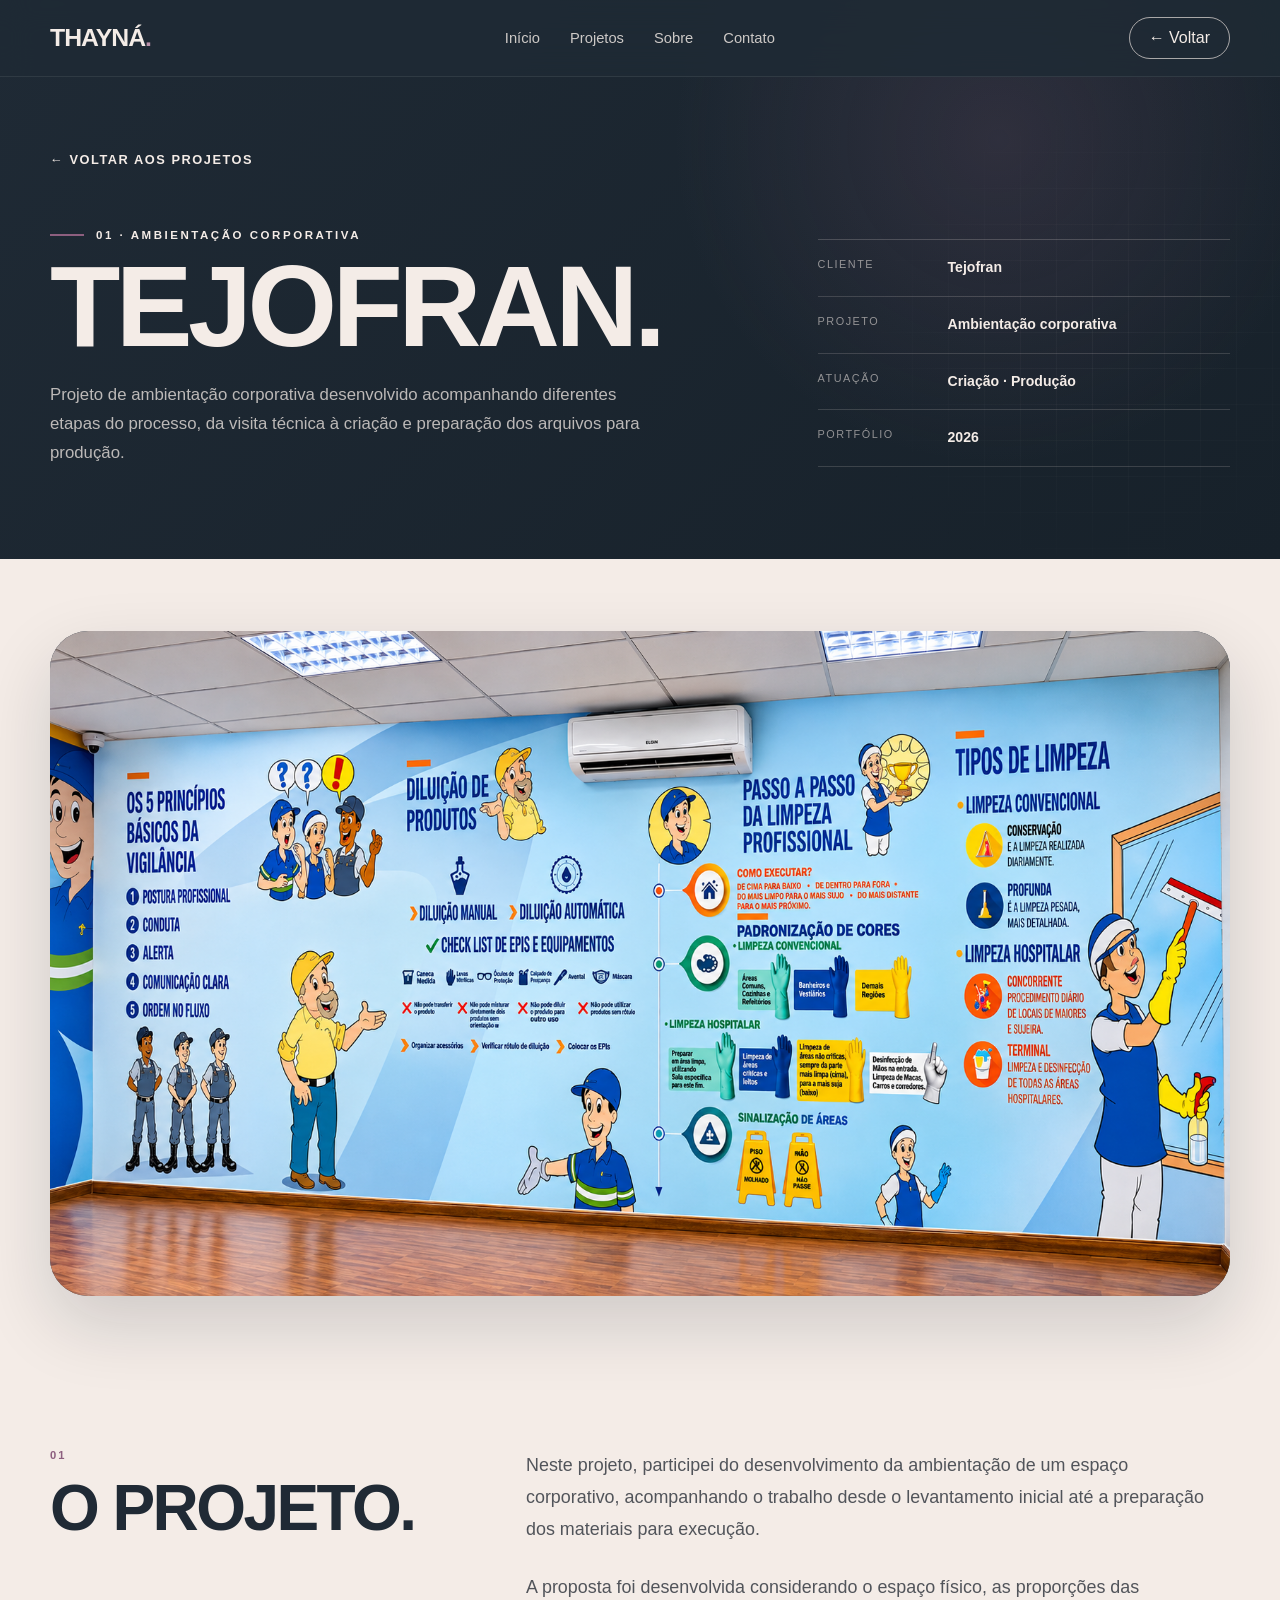
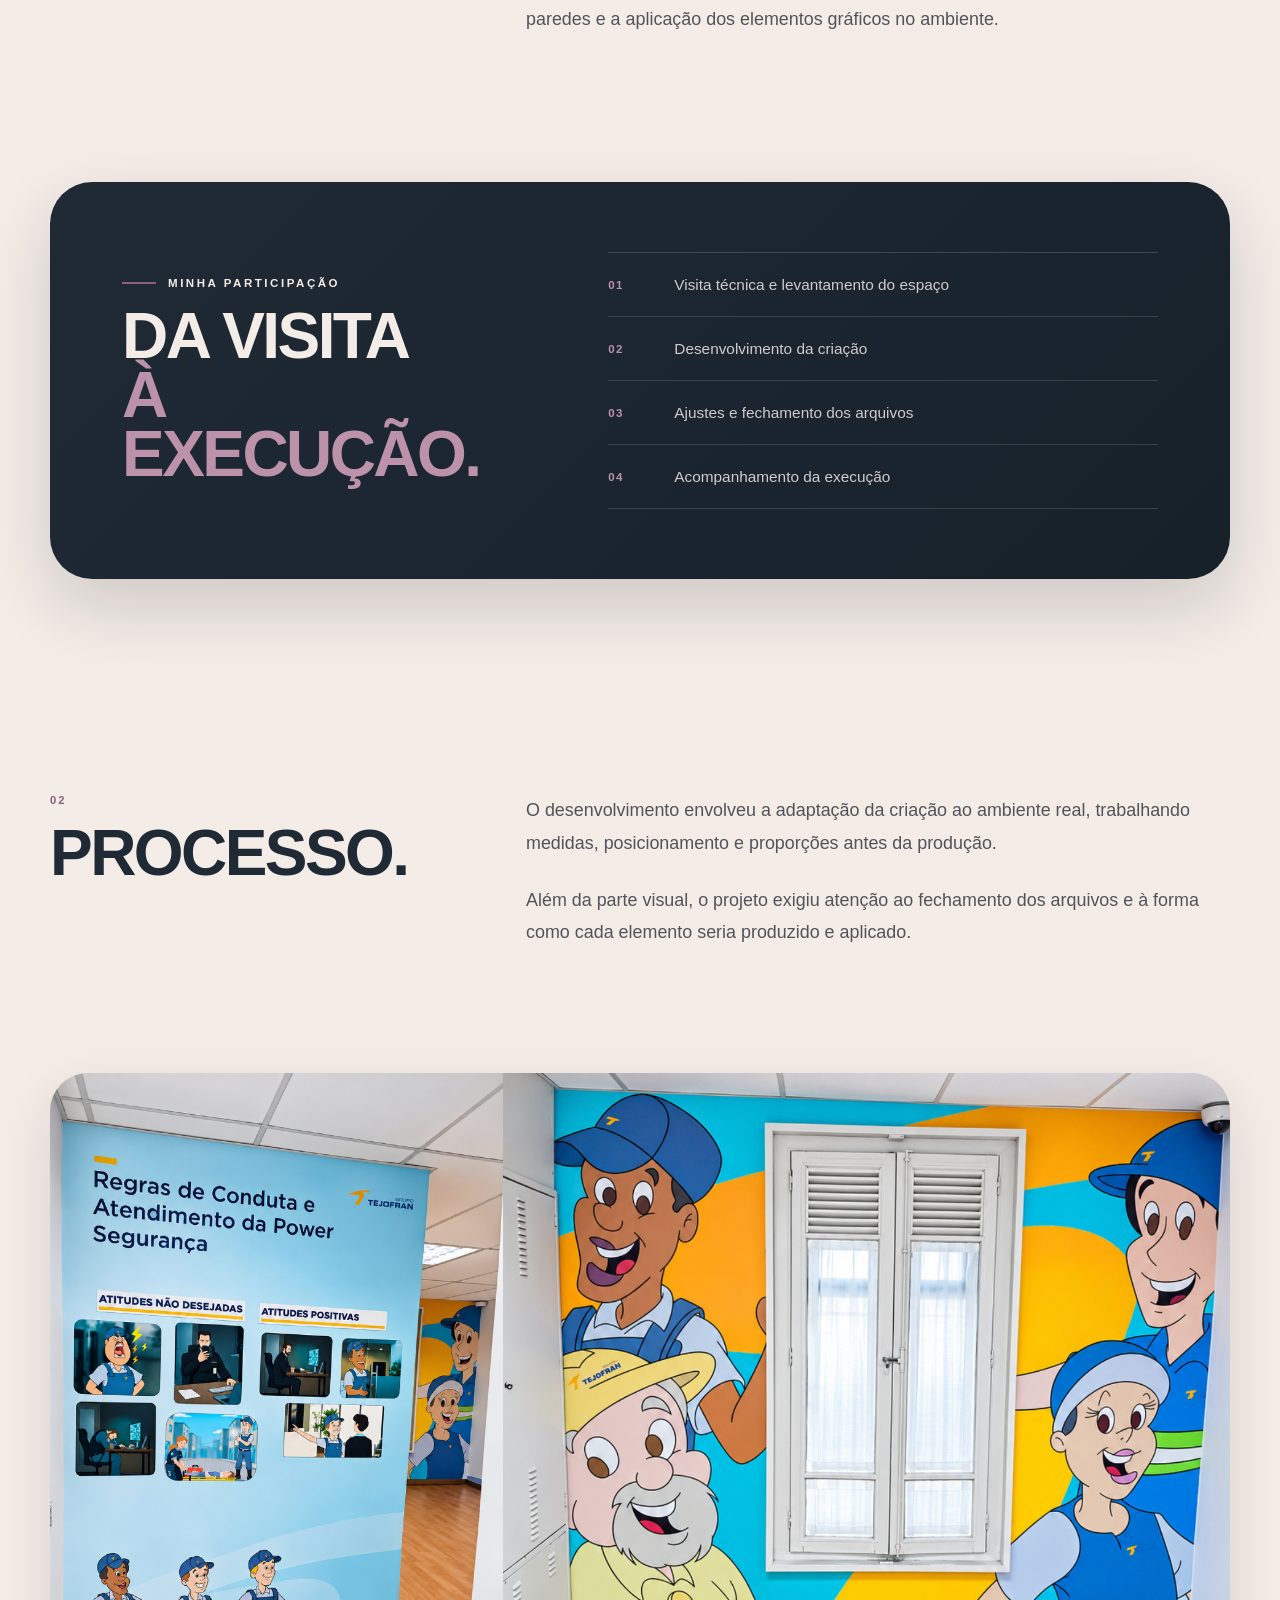
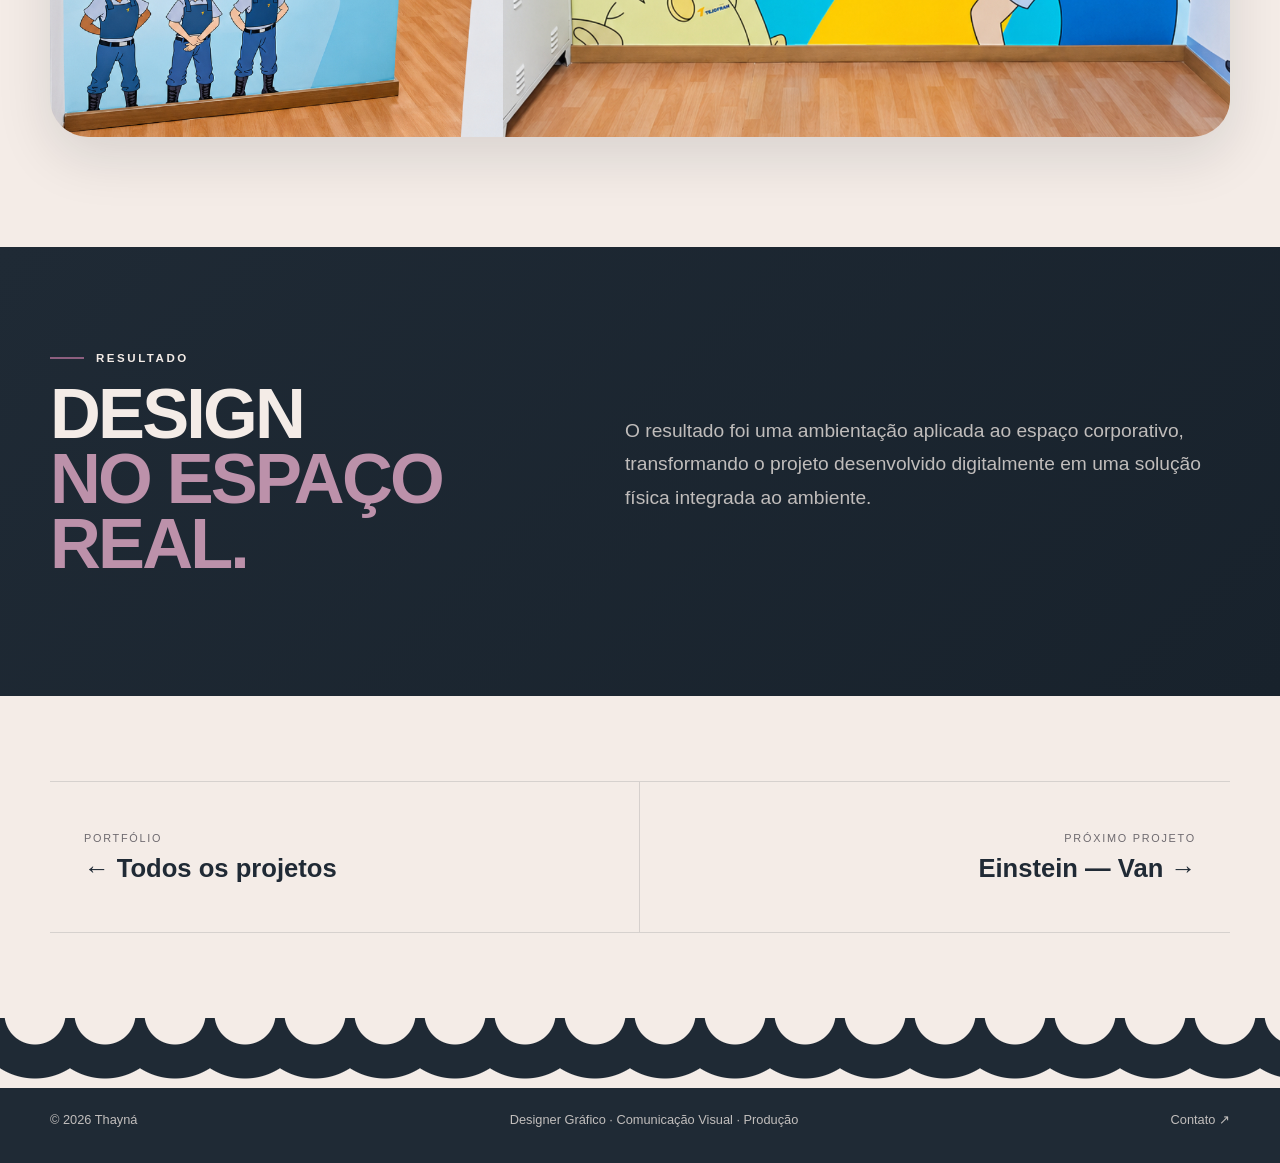
<file: projetos/tejofran.html>
<!DOCTYPE html>
<html lang="pt-BR">

<head>

  <meta charset="UTF-8">

  <meta
    name="viewport"
    content="width=device-width, initial-scale=1.0"
  >

  <meta
    name="description"
    content="Projeto de ambientação corporativa desenvolvido para Tejofran por Thayná."
  >

  <title>
    Tejofran — Thayná Designer
  </title>


  <!-- CSS PRINCIPAL -->

  <link
    rel="stylesheet"
    href="../css/style.css"
  >


  <!-- CSS DAS PÁGINAS DE PROJETO -->

  <link
    rel="stylesheet"
    href="../css/projeto.css"
  >

</head>



<body class="project-page">


  <!-- =====================================================
       HEADER
  ====================================================== -->

  <header id="siteHeader">

    <div class="container nav">


      <!-- MARCA -->

      <a
        href="../index.html"
        class="brand-mini"
      >
        THAYNÁ<span>.</span>
      </a>


      <!-- MENU -->

      <nav class="nav-links">

        <a href="../index.html">
          Início
        </a>

        <a href="../index.html#projetos">
          Projetos
        </a>

        <a href="../index.html#sobre">
          Sobre
        </a>

        <a href="../index.html#contato">
          Contato
        </a>

      </nav>


      <!-- VOLTAR -->

      <a
        href="../index.html#projetos"
        class="nav-cta"
      >
        ← Voltar
      </a>


    </div>

  </header>



  <!-- =====================================================
       MAIN
  ====================================================== -->

  <main>


    <!-- ===================================================
         ABERTURA DO PROJETO
    ==================================================== -->

    <section class="project-hero">


      <div class="container">


        <!-- VOLTAR -->

        <a
          href="../index.html#projetos"
          class="project-back reveal"
        >
          ← Voltar aos projetos
        </a>



        <div class="project-hero-grid">


          <!-- TEXTO -->

          <div class="project-hero-copy reveal">


            <div class="eyebrow">
              01 · Ambientação corporativa
            </div>


            <h1 class="display project-title">
              TEJOFRAN.
            </h1>


            <p class="project-intro">

              Projeto de ambientação corporativa
              desenvolvido acompanhando diferentes
              etapas do processo, da visita técnica
              à criação e preparação dos arquivos
              para produção.

            </p>


          </div>



          <!-- INFORMAÇÕES -->

          <div class="project-meta reveal">


            <div class="project-meta-item">

              <span>
                Cliente
              </span>

              <strong>
                Tejofran
              </strong>

            </div>


            <div class="project-meta-item">

              <span>
                Projeto
              </span>

              <strong>
                Ambientação corporativa
              </strong>

            </div>


            <div class="project-meta-item">

              <span>
                Atuação
              </span>

              <strong>
                Criação · Produção
              </strong>

            </div>


            <div class="project-meta-item">

              <span>
                Portfólio
              </span>

              <strong>
                2026
              </strong>

            </div>


          </div>


        </div>


      </div>


    </section>



    <!-- ===================================================
         IMAGEM PRINCIPAL
    ==================================================== -->

    <section class="project-cover-section">


      <div class="container">


        <div class="project-cover reveal">

          <img
            src="../imagens/tejofran-01.png"
            alt="Ambientação corporativa Tejofran"
          >

        </div>


      </div>


    </section>



    <!-- ===================================================
         CONTEXTO
    ==================================================== -->

    <section class="project-content-section">


      <div class="container project-text-grid">


        <!-- TÍTULO -->

        <div class="project-section-heading reveal">

          <span>
            01
          </span>

          <h2 class="display">
            O PROJETO.
          </h2>

        </div>


        <!-- TEXTO -->

        <div class="project-section-text reveal">


          <p>

            Neste projeto, participei do desenvolvimento
            da ambientação de um espaço corporativo,
            acompanhando o trabalho desde o levantamento
            inicial até a preparação dos materiais
            para execução.

          </p>


          <p>

            A proposta foi desenvolvida considerando
            o espaço físico, as proporções das paredes
            e a aplicação dos elementos gráficos no
            ambiente.

          </p>


        </div>


      </div>


    </section>



    <!-- ===================================================
         MINHA PARTICIPAÇÃO
    ==================================================== -->

    <section class="project-role-section">


      <div class="container">


        <div class="project-role-box reveal">


          <div>


            <div class="eyebrow">
              Minha participação
            </div>


            <h2 class="display">

              DA VISITA<br>

              <span>
                À EXECUÇÃO.
              </span>

            </h2>


          </div>



          <div class="project-role-list">


            <div class="project-role-item">

              <span>
                01
              </span>

              <p>
                Visita técnica e levantamento do espaço
              </p>

            </div>


            <div class="project-role-item">

              <span>
                02
              </span>

              <p>
                Desenvolvimento da criação
              </p>

            </div>


            <div class="project-role-item">

              <span>
                03
              </span>

              <p>
                Ajustes e fechamento dos arquivos
              </p>

            </div>


            <div class="project-role-item">

              <span>
                04
              </span>

              <p>
                Acompanhamento da execução
              </p>

            </div>


          </div>


        </div>


      </div>


    </section>



    <!-- ===================================================
         PROCESSO
    ==================================================== -->

    <section class="project-content-section">


      <div class="container project-text-grid">


        <!-- TÍTULO -->

        <div class="project-section-heading reveal">

          <span>
            02
          </span>

          <h2 class="display">
            PROCESSO.
          </h2>

        </div>


        <!-- TEXTO -->

        <div class="project-section-text reveal">


          <p>

            O desenvolvimento envolveu a adaptação
            da criação ao ambiente real, trabalhando
            medidas, posicionamento e proporções antes
            da produção.

          </p>


          <p>

            Além da parte visual, o projeto exigiu
            atenção ao fechamento dos arquivos e à
            forma como cada elemento seria produzido
            e aplicado.

          </p>


        </div>


      </div>


    </section>



    <!-- ===================================================
         GALERIA
         
         DEPOIS VAMOS ADICIONAR MAIS FOTOS AQUI.
         POR ENQUANTO DEIXEI A ESTRUTURA PRONTA.
    ==================================================== -->

    <section class="project-gallery-section">


      <div class="container">


        <div class="project-gallery project-gallery-featured reveal">


          <div class="project-gallery-main">

            <img
              src="../imagens/tejofran-10.jpg"
              alt="Detalhe do projeto Tejofran"
            >

          </div>


        </div>


      </div>


    </section>



    <!-- ===================================================
         RESULTADO
    ==================================================== -->

    <section class="project-result-section">


      <div class="container project-result-grid">


        <div class="project-result-title reveal">


          <div class="eyebrow">
            Resultado
          </div>


          <h2 class="display">

            DESIGN<br>

            <span>
              NO ESPAÇO REAL.
            </span>

          </h2>


        </div>



        <div class="project-result-text reveal">


          <p>

            O resultado foi uma ambientação aplicada
            ao espaço corporativo, transformando o
            projeto desenvolvido digitalmente em uma
            solução física integrada ao ambiente.

          </p>


        </div>


      </div>


    </section>



    <!-- ===================================================
         NAVEGAÇÃO ENTRE PROJETOS
    ==================================================== -->

    <section class="project-navigation">


      <div class="container project-navigation-inner">


        <!-- VOLTAR -->

        <a
          href="../index.html#projetos"
          class="project-navigation-back"
        >

          <small>
            Portfólio
          </small>

          <strong>
            ← Todos os projetos
          </strong>

        </a>



        <!-- PRÓXIMO PROJETO -->

        <a
          href="van-einstein.html"
          class="project-navigation-next"
        >

          <small>
            Próximo projeto
          </small>

          <strong>
            Einstein — Van →
          </strong>

        </a>


      </div>


    </section>


  </main>



  <!-- =====================================================
       FOOTER
  ====================================================== -->

  <div class="footer-pattern"></div>


  <footer>


    <div class="container footer-row">


      <span>
        © 2026 Thayná
      </span>


      <span>
        Designer Gráfico · Comunicação Visual · Produção
      </span>


      <a href="../index.html#contato">
        Contato ↗
      </a>


    </div>


  </footer>



  <!-- =====================================================
       JAVASCRIPT
  ====================================================== -->

  <script src="../js/script.js"></script>


</body>

</html>
</file>
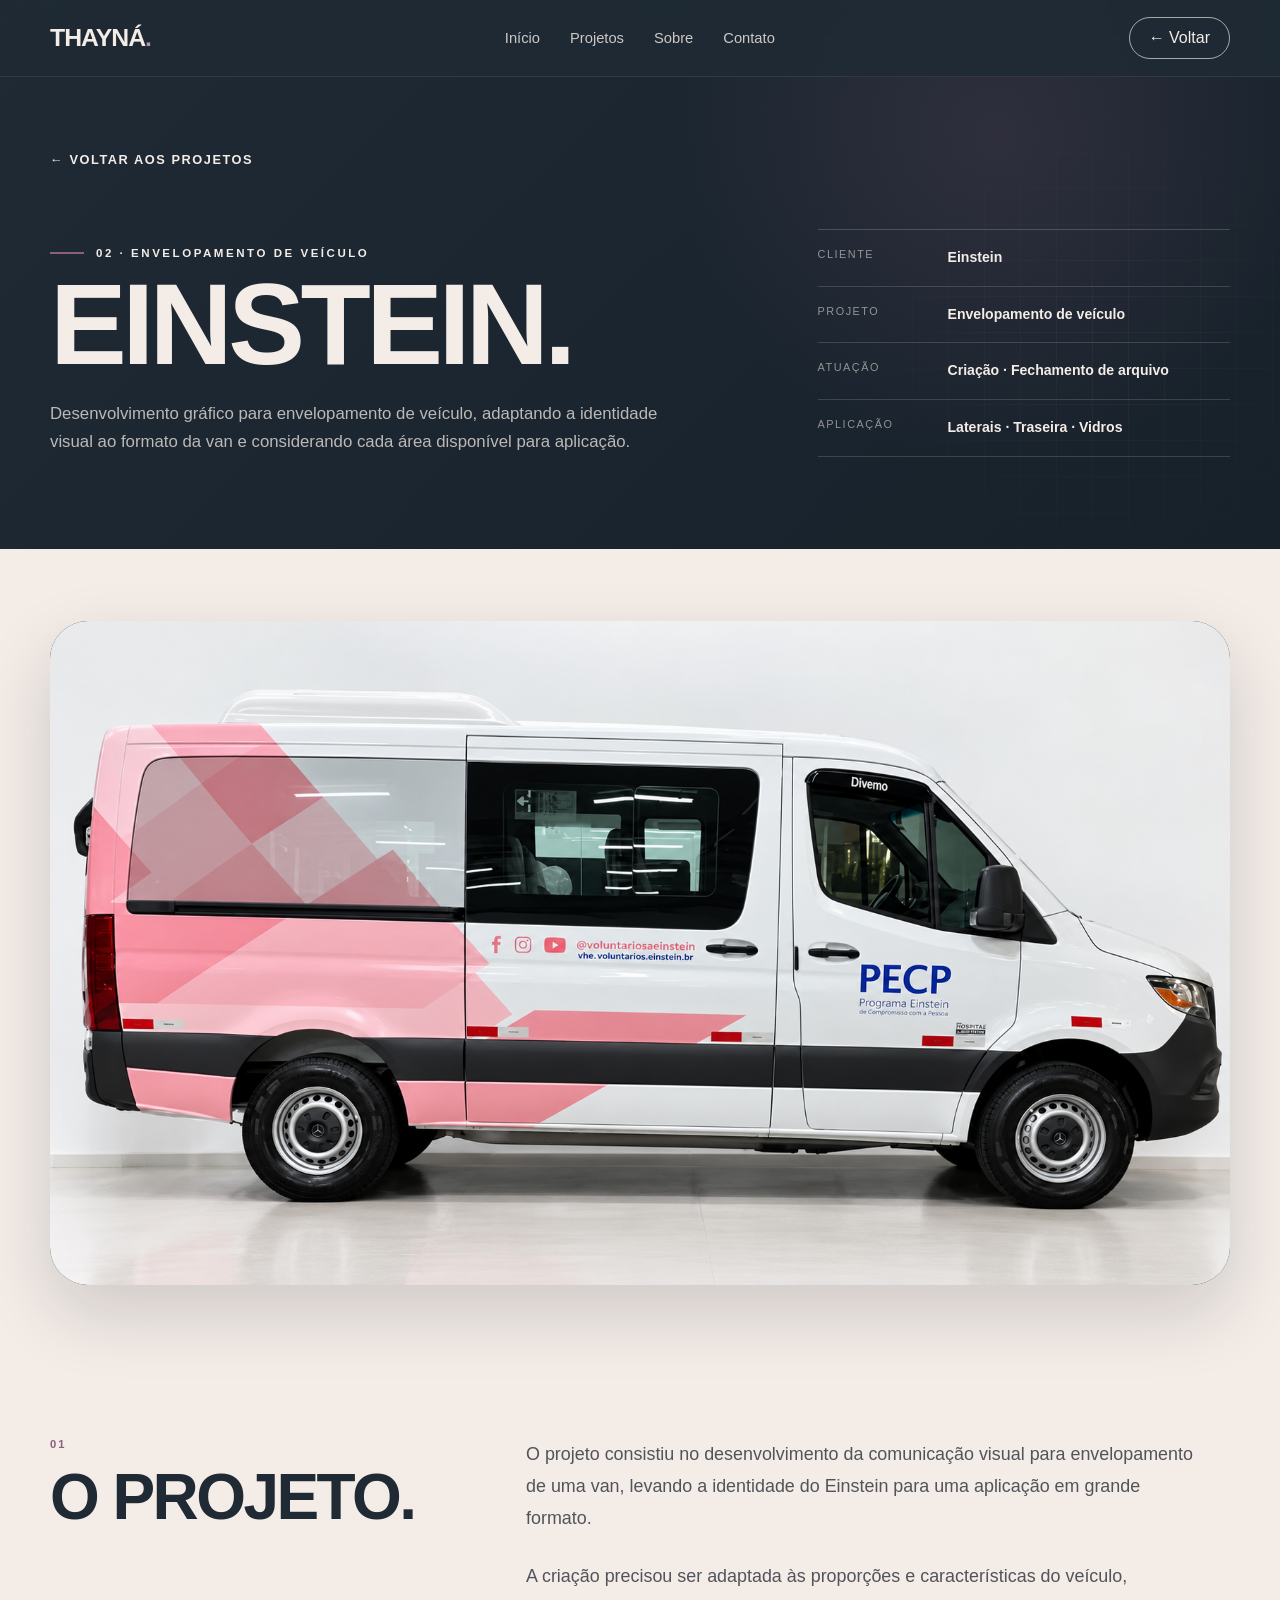
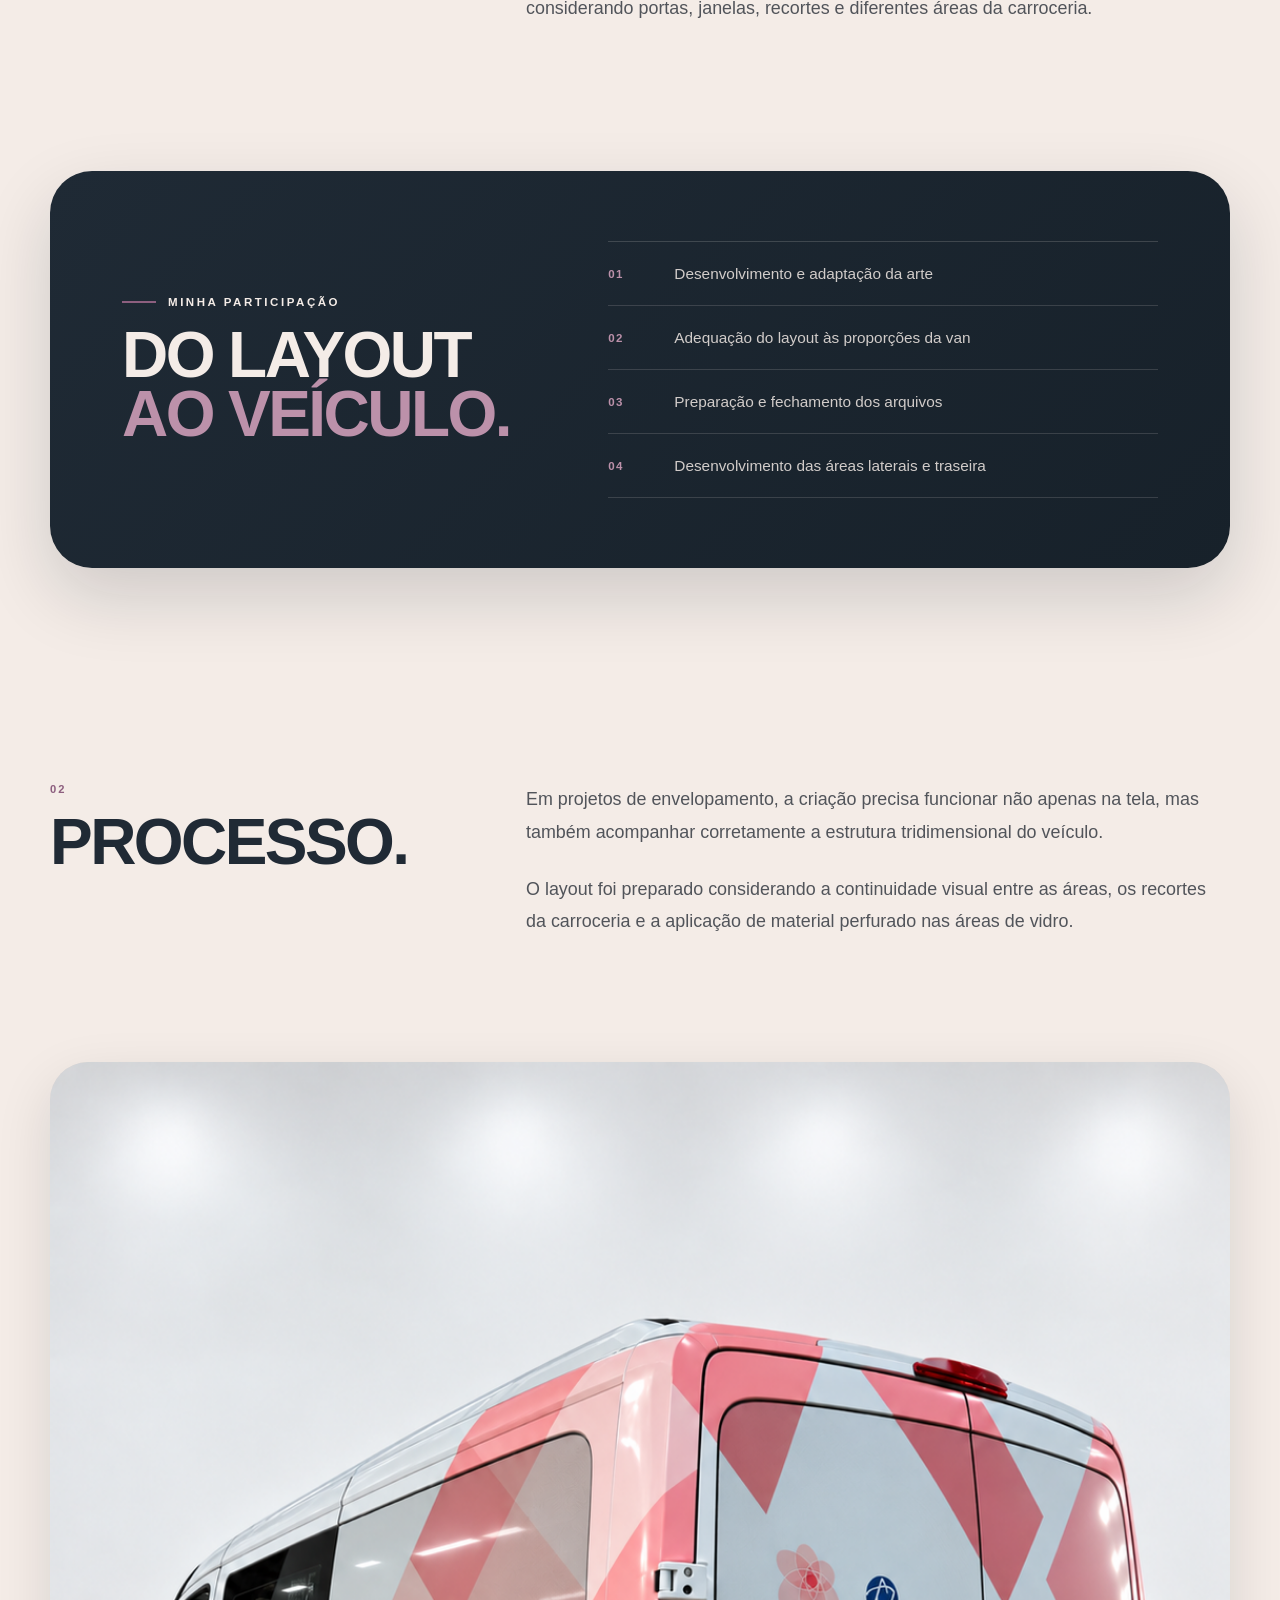
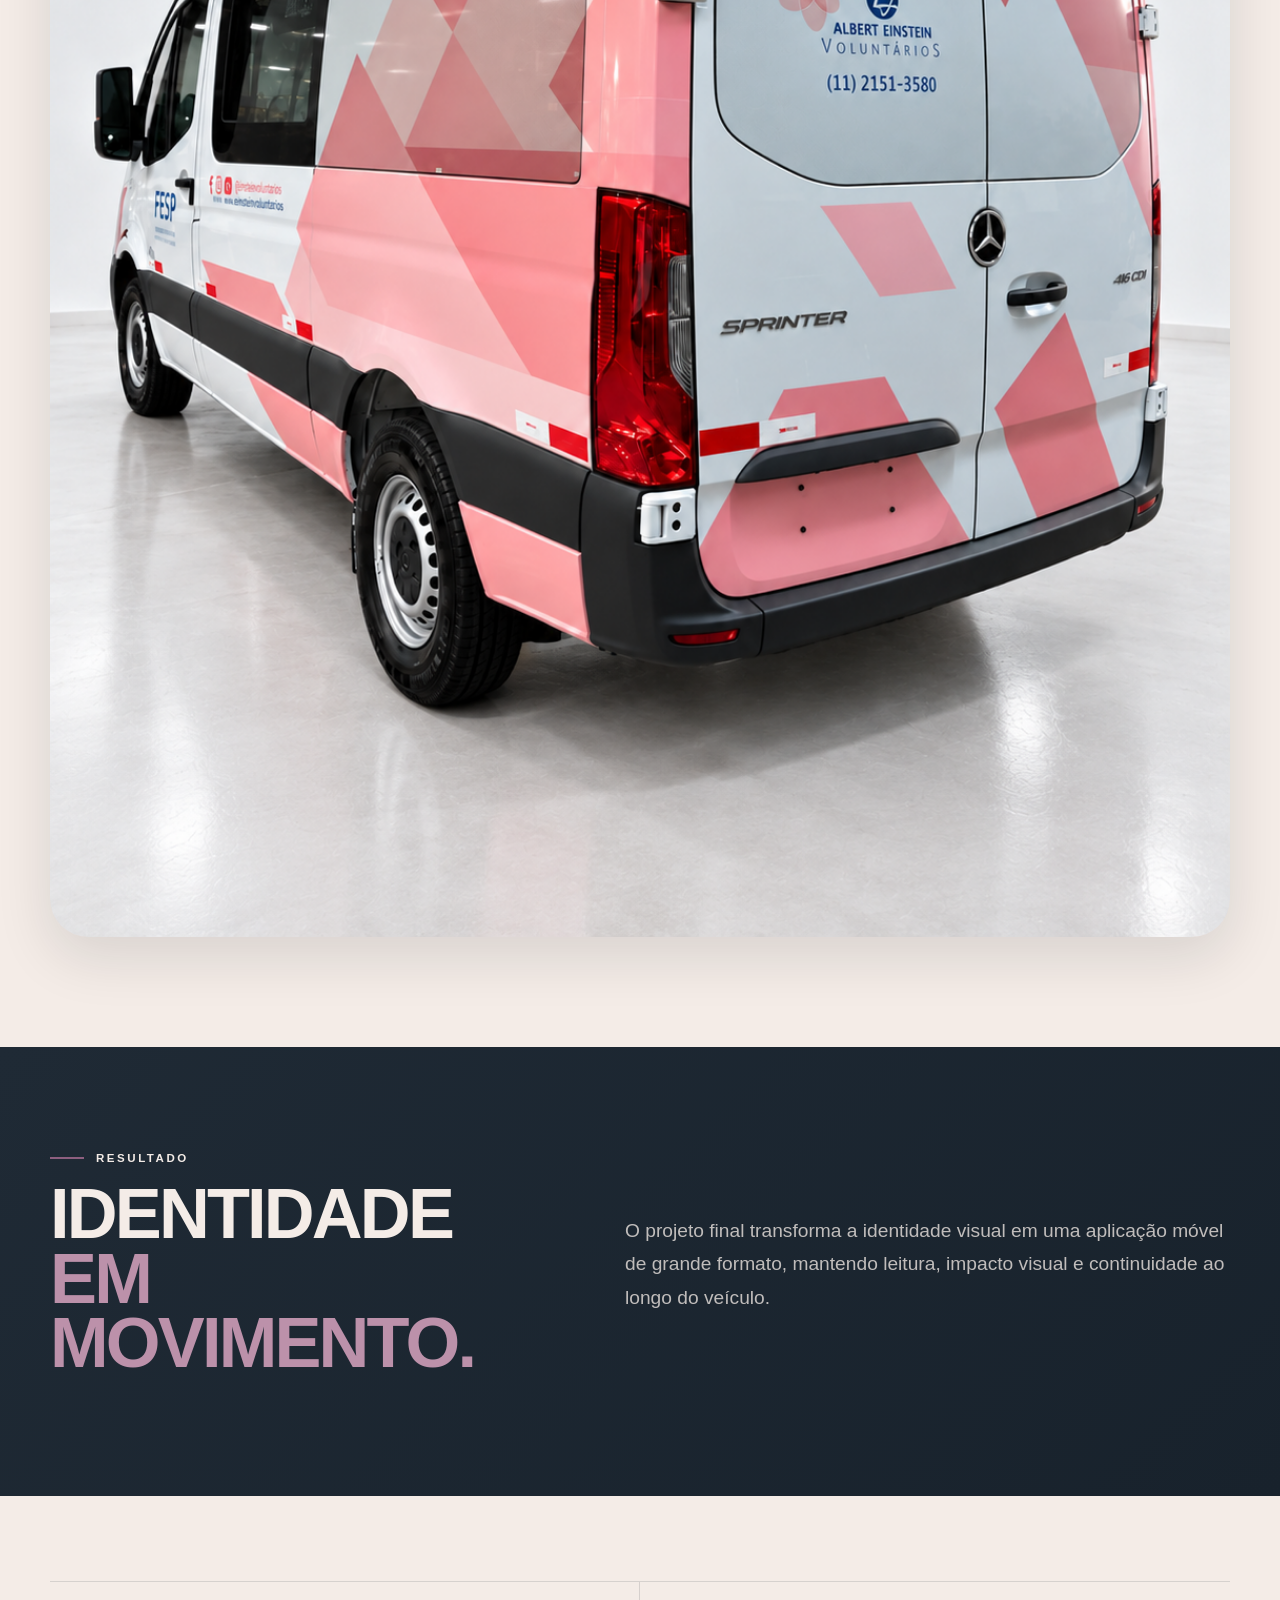
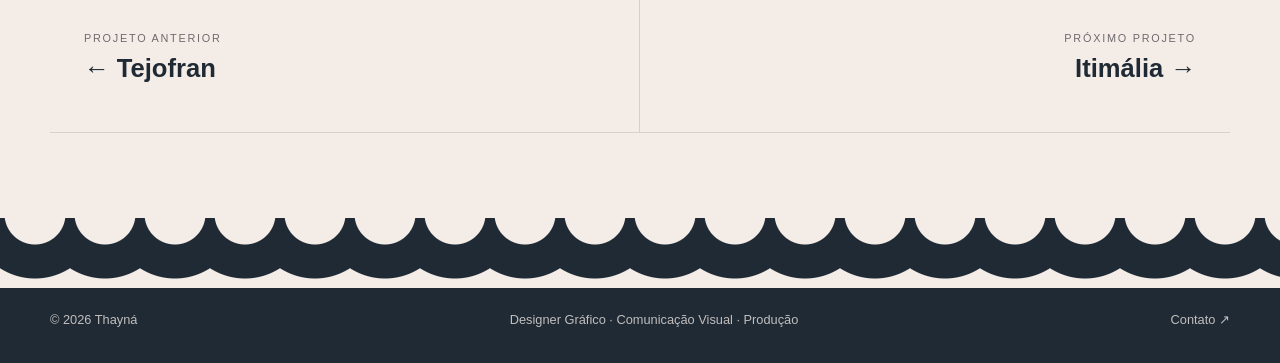
<file: projetos/van-einstein.html>
<!DOCTYPE html>
<html lang="pt-BR">

<head>

  <meta charset="UTF-8">

  <meta
    name="viewport"
    content="width=device-width, initial-scale=1.0"
  >

  <meta
    name="description"
    content="Projeto de envelopamento de veículo desenvolvido para Einstein por Thayná."
  >

  <title>
    Einstein — Envelopamento de Van | Thayná Designer
  </title>


  <!-- CSS PRINCIPAL -->

  <link
    rel="stylesheet"
    href="../css/style.css"
  >


  <!-- CSS DAS PÁGINAS DE PROJETO -->

  <link
    rel="stylesheet"
    href="../css/projeto.css"
  >

</head>



<body class="project-page">


  <!-- =====================================================
       HEADER
  ====================================================== -->

  <header id="siteHeader">

    <div class="container nav">


      <!-- MARCA -->

      <a
        href="../index.html"
        class="brand-mini"
      >
        THAYNÁ<span>.</span>
      </a>


      <!-- MENU -->

      <nav class="nav-links">

        <a href="../index.html">
          Início
        </a>

        <a href="../index.html#projetos">
          Projetos
        </a>

        <a href="../index.html#sobre">
          Sobre
        </a>

        <a href="../index.html#contato">
          Contato
        </a>

      </nav>


      <!-- VOLTAR -->

      <a
        href="../index.html#projetos"
        class="nav-cta"
      >
        ← Voltar
      </a>


    </div>

  </header>



  <!-- =====================================================
       MAIN
  ====================================================== -->

  <main>


    <!-- ===================================================
         ABERTURA DO PROJETO
    ==================================================== -->

    <section class="project-hero">


      <div class="container">


        <!-- VOLTAR -->

        <a
          href="../index.html#projetos"
          class="project-back reveal"
        >
          ← Voltar aos projetos
        </a>



        <div class="project-hero-grid">


          <!-- TEXTO -->

          <div class="project-hero-copy reveal">


            <div class="eyebrow">
              02 · Envelopamento de veículo
            </div>


            <h1 class="display project-title">
              EINSTEIN.
            </h1>


            <p class="project-intro">

              Desenvolvimento gráfico para envelopamento
              de veículo, adaptando a identidade visual
              ao formato da van e considerando cada área
              disponível para aplicação.

            </p>


          </div>



          <!-- INFORMAÇÕES -->

          <div class="project-meta reveal">


            <div class="project-meta-item">

              <span>
                Cliente
              </span>

              <strong>
                Einstein
              </strong>

            </div>


            <div class="project-meta-item">

              <span>
                Projeto
              </span>

              <strong>
                Envelopamento de veículo
              </strong>

            </div>


            <div class="project-meta-item">

              <span>
                Atuação
              </span>

              <strong>
                Criação · Fechamento de arquivo
              </strong>

            </div>


            <div class="project-meta-item">

              <span>
                Aplicação
              </span>

              <strong>
                Laterais · Traseira · Vidros
              </strong>

            </div>


          </div>


        </div>


      </div>


    </section>



    <!-- ===================================================
         IMAGEM PRINCIPAL
    ==================================================== -->

    <section class="project-cover-section">


      <div class="container">


        <div class="project-cover reveal">

          <img
            src="../imagens/van-01.png"
            alt="Projeto de envelopamento de van Einstein"
          >

        </div>


      </div>


    </section>



    <!-- ===================================================
         O PROJETO
    ==================================================== -->

    <section class="project-content-section">


      <div class="container project-text-grid">


        <!-- TÍTULO -->

        <div class="project-section-heading reveal">

          <span>
            01
          </span>

          <h2 class="display">
            O PROJETO.
          </h2>

        </div>


        <!-- TEXTO -->

        <div class="project-section-text reveal">


          <p>

            O projeto consistiu no desenvolvimento
            da comunicação visual para envelopamento
            de uma van, levando a identidade do Einstein
            para uma aplicação em grande formato.

          </p>


          <p>

            A criação precisou ser adaptada às proporções
            e características do veículo, considerando
            portas, janelas, recortes e diferentes áreas
            da carroceria.

          </p>


        </div>


      </div>


    </section>



    <!-- ===================================================
         MINHA PARTICIPAÇÃO
    ==================================================== -->

    <section class="project-role-section">


      <div class="container">


        <div class="project-role-box reveal">


          <!-- TÍTULO -->

          <div>


            <div class="eyebrow">
              Minha participação
            </div>


            <h2 class="display">

              DO LAYOUT<br>

              <span>
                AO VEÍCULO.
              </span>

            </h2>


          </div>



          <!-- LISTA -->

          <div class="project-role-list">


            <div class="project-role-item">

              <span>
                01
              </span>

              <p>
                Desenvolvimento e adaptação da arte
              </p>

            </div>


            <div class="project-role-item">

              <span>
                02
              </span>

              <p>
                Adequação do layout às proporções da van
              </p>

            </div>


            <div class="project-role-item">

              <span>
                03
              </span>

              <p>
                Preparação e fechamento dos arquivos
              </p>

            </div>


            <div class="project-role-item">

              <span>
                04
              </span>

              <p>
                Desenvolvimento das áreas laterais e traseira
              </p>

            </div>


          </div>


        </div>


      </div>


    </section>



    <!-- ===================================================
         PROCESSO
    ==================================================== -->

    <section class="project-content-section">


      <div class="container project-text-grid">


        <!-- TÍTULO -->

        <div class="project-section-heading reveal">

          <span>
            02
          </span>

          <h2 class="display">
            PROCESSO.
          </h2>

        </div>


        <!-- TEXTO -->

        <div class="project-section-text reveal">


          <p>

            Em projetos de envelopamento, a criação
            precisa funcionar não apenas na tela,
            mas também acompanhar corretamente
            a estrutura tridimensional do veículo.

          </p>


          <p>

            O layout foi preparado considerando
            a continuidade visual entre as áreas,
            os recortes da carroceria e a aplicação
            de material perfurado nas áreas de vidro.

          </p>


        </div>


      </div>


    </section>



    <!-- ===================================================
         GALERIA
    ==================================================== -->

    <section class="project-gallery-section">


      <div class="container">


        <div class="project-gallery reveal">


          <!-- IMAGEM PRINCIPAL -->

          <div class="project-gallery-main">

            <img
              src="../imagens/van-02.png"
              alt="Vista do projeto de envelopamento da van Einstein"
            >

          </div>


          <!--
          ===================================================
          QUANDO VOCÊ TIVER MAIS FOTOS, PODE USAR ESTE BLOCO:

          <div class="project-gallery-grid">

            <div class="project-gallery-item">

              <img
                src="../imagens/van-02.png"
                alt="Vista lateral da van Einstein"
              >

            </div>


            <div class="project-gallery-item">

              <img
                src="../imagens/van-03.png"
                alt="Vista traseira da van Einstein"
              >

            </div>

          </div>
          ===================================================
          -->


        </div>


      </div>


    </section>



    <!-- ===================================================
         RESULTADO
    ==================================================== -->

    <section class="project-result-section">


      <div class="container project-result-grid">


        <!-- TÍTULO -->

        <div class="project-result-title reveal">


          <div class="eyebrow">
            Resultado
          </div>


          <h2 class="display">

            IDENTIDADE<br>

            <span>
              EM MOVIMENTO.
            </span>

          </h2>


        </div>



        <!-- TEXTO -->

        <div class="project-result-text reveal">


          <p>

            O projeto final transforma a identidade
            visual em uma aplicação móvel de grande
            formato, mantendo leitura, impacto visual
            e continuidade ao longo do veículo.

          </p>


        </div>


      </div>


    </section>



    <!-- ===================================================
         NAVEGAÇÃO ENTRE PROJETOS
    ==================================================== -->

    <section class="project-navigation">


      <div class="container project-navigation-inner">


        <!-- PROJETO ANTERIOR -->

        <a
          href="tejofran.html"
          class="project-navigation-back"
        >

          <small>
            Projeto anterior
          </small>

          <strong>
            ← Tejofran
          </strong>

        </a>



        <!-- PRÓXIMO PROJETO -->

        <a
          href="itimalia.html"
          class="project-navigation-next"
        >

          <small>
            Próximo projeto
          </small>

          <strong>
            Itimália →
          </strong>

        </a>


      </div>


    </section>


  </main>



  <!-- =====================================================
       FOOTER
  ====================================================== -->

  <div class="footer-pattern"></div>


  <footer>


    <div class="container footer-row">


      <span>
        © 2026 Thayná
      </span>


      <span>
        Designer Gráfico · Comunicação Visual · Produção
      </span>


      <a href="../index.html#contato">
        Contato ↗
      </a>


    </div>


  </footer>



  <!-- =====================================================
       JAVASCRIPT
  ====================================================== -->

  <script src="../js/script.js"></script>


</body>

</html>
</file>
<file: css/style.css>
/* =========================================================
   1. CORES / IDENTIDADE
========================================================== */

:root{
  --bg-dark:#1f2a35;
  --bg-dark-2:#263341;

  --cream:#f4ece7;
  --cream-2:#eaded7;

  --ink:#202a35;
  --muted:#6e6a6f;

  --mauve:#8d5f7f;
  --mauve-dark:#6e3f60;
  --mauve-soft:#bc91aa;

  --line:rgba(32,42,53,.14);

  --white:#ffffff;

  --shadow:0 18px 50px rgba(13,19,25,.16);

  --font-display:"Arial Rounded MT Bold","Trebuchet MS",Arial,sans-serif;
  --font-body:Inter,Arial,Helvetica,sans-serif;
}


/* =========================================================
   2. RESET / BASE
========================================================== */

*{
  box-sizing:border-box;
}

html{
  scroll-behavior:smooth;
}

body{
  margin:0;

  font-family:var(--font-body);

  background:var(--cream);

  color:var(--ink);

  overflow-x:hidden;
}

img{
  display:block;
  max-width:100%;
}

a{
  text-decoration:none;
  color:inherit;
}

button{
  font:inherit;
}

.container{
  width:min(1180px,calc(100% - 48px));
  margin-inline:auto;
}

.section{
  padding:88px 0;
}


/* =========================================================
   TEXTOS AUXILIARES
========================================================== */

.eyebrow{
  display:flex;
  align-items:center;

  gap:12px;

  font-size:.72rem;
  font-weight:800;

  letter-spacing:.22em;

  text-transform:uppercase;
}

.eyebrow::before{
  content:"";

  width:34px;
  height:2px;

  background:var(--mauve);
}

.display{
  font-family:var(--font-display);

  font-weight:900;

  letter-spacing:-.04em;

  line-height:.92;
}


/* =========================================================
   3. HEADER
========================================================== */

header{
  position:fixed;

  top:0;
  left:0;
  right:0;

  z-index:100;

  transition:.25s ease;
}

header.scrolled{
  background:rgba(31,42,53,.82);

  backdrop-filter:blur(16px);

  border-bottom:1px solid rgba(255,255,255,.08);
}

.nav{
  min-height:76px;

  display:flex;

  align-items:center;
  justify-content:space-between;

  gap:32px;

  color:var(--cream);
}


/* MARCA PEQUENA */

.brand-mini{
  font-family:var(--font-display);

  font-size:1.55rem;

  font-weight:900;

  letter-spacing:-.04em;
}

.brand-mini span{
  color:var(--mauve-soft);
}


/* LINKS */

.nav-links{
  display:flex;

  align-items:center;

  gap:30px;
}

.nav-links a{
  position:relative;

  font-size:.92rem;

  opacity:.82;
}

.nav-links a::after{
  content:"";

  position:absolute;

  left:0;
  right:0;

  bottom:-10px;

  height:2px;

  background:var(--mauve-soft);

  transform:scaleX(0);

  transition:.2s ease;
}

.nav-links a:hover::after,
.nav-links a.active::after{
  transform:scaleX(1);
}


/* BOTÃO MENU */

.nav-cta{
  border:1px solid rgba(244,236,231,.65);

  padding:11px 19px;

  border-radius:999px;

  transition:.2s ease;
}

.nav-cta:hover{
  background:var(--cream);

  color:var(--ink);
}


/* =========================================================
   4. HERO
========================================================== */

.hero{
  min-height:760px;

  background:
    radial-gradient(
      circle at 78% 22%,
      rgba(141,95,127,.16),
      transparent 27%
    ),
    linear-gradient(
      135deg,
      var(--bg-dark),
      #17212a
    );

  color:var(--cream);

  position:relative;

  overflow:hidden;

  border-bottom-left-radius:58px;
  border-bottom-right-radius:58px;
}


.hero-grid{
  min-height:760px;

  padding-top:128px;

  display:grid;

  grid-template-columns:.9fr 1.1fr;

  align-items:center;

  gap:50px;

  position:relative;

  z-index:2;
}


.hero-copy{
  padding-bottom:36px;
}


/* =========================================================
   LOGO ESQUERDO
========================================================== */

.logo-titulo{
  margin:0;
}

.logo-titulo img{
  width:min(430px,100%);

  height:auto;

  object-fit:contain;
}

.logo-titulo small{
  display:block;

  font-family:var(--font-body);

  font-size:1rem;

  letter-spacing:.42em;

  font-weight:500;

  margin:20px 0 24px;
}


.hero-role{
  font-size:1rem;

  opacity:.85;

  margin-bottom:28px;
}


.hero-line{
  width:48px;

  height:3px;

  background:var(--mauve-soft);

  margin-bottom:28px;
}


.hero-title{
  font-size:clamp(2.9rem,5vw,5.5rem);

  max-width:620px;

  margin:0 0 32px;
}

.hero-title span{
  color:var(--mauve-soft);
}


/* =========================================================
   BOTÕES
========================================================== */

.btn{
  display:inline-flex;

  align-items:center;
  justify-content:center;

  gap:12px;

  min-height:48px;

  padding:0 21px;

  border-radius:999px;

  border:1px solid rgba(244,236,231,.7);

  color:var(--cream);

  transition:.25s ease;
}

.btn:hover{
  background:var(--cream);

  color:var(--ink);

  transform:translateY(-2px);
}


/* =========================================================
   ÁREA DO SÍMBOLO
========================================================== */

.hero-art{
  position:relative;

  height:620px;

  display:flex;

  align-items:center;
  justify-content:center;

  perspective:1000px;
}


/* GRID ATRÁS DO SÍMBOLO */

.hero-art::before{
  content:"";

  position:absolute;

  inset:7% 4% 10% 16%;

  background-image:

    linear-gradient(
      rgba(244,236,231,.07) 1px,
      transparent 1px
    ),

    linear-gradient(
      90deg,
      rgba(244,236,231,.07) 1px,
      transparent 1px
    );

  background-size:34px 34px;

  mask-image:
    linear-gradient(
      to bottom,
      transparent,
      black 18%,
      black 80%,
      transparent
    );
}


/* =========================================================
   SÍMBOLO REAL
========================================================== */

.hero-symbol{
  width:min(82%,500px);

  height:auto;

  position:relative;

  z-index:2;

  transform:
    translate3d(0,0,0)
    rotate(0deg);

  transform-origin:center;

  transition:
    transform .18s ease-out,
    filter .3s ease;

  will-change:transform;

  filter:
    drop-shadow(
      0 24px 28px
      rgba(0,0,0,.12)
    );

  animation:
    symbolFloat
    5s ease-in-out infinite;
}


@keyframes symbolFloat{

  0%{
    margin-top:0;
  }

  50%{
    margin-top:-10px;
  }

  100%{
    margin-top:0;
  }

}


/* =========================================================
   TEXTO VERTICAL
========================================================== */

.hero-side{
  position:absolute;

  right:-7px;

  top:40%;

  font-size:.68rem;

  letter-spacing:.28em;

  text-transform:uppercase;

  writing-mode:vertical-rl;

  opacity:.72;
}


/* =========================================================
   INDICADOR DE SCROLL
========================================================== */

.scroll-cue{
  position:absolute;

  bottom:24px;

  left:50%;

  transform:translateX(-50%);

  width:26px;
  height:42px;

  border:1px solid rgba(244,236,231,.7);

  border-radius:99px;
}

.scroll-cue::after{
  content:"";

  width:4px;
  height:8px;

  background:var(--cream);

  border-radius:99px;

  position:absolute;

  left:50%;

  top:8px;

  transform:translateX(-50%);

  animation:
    scrollDot 1.6s ease infinite;
}


@keyframes scrollDot{

  0%{
    opacity:0;

    transform:
      translate(-50%,0);
  }

  25%{
    opacity:1;
  }

  100%{
    opacity:0;

    transform:
      translate(-50%,16px);
  }

}


/* =========================================================
   5. PROJETOS
========================================================== */

.projects{
  background:var(--cream);
}


.section-head{
  display:flex;

  align-items:flex-end;
  justify-content:space-between;

  gap:20px;

  margin-bottom:34px;
}


.section-head h2{
  margin:0;

  font-size:clamp(2rem,4vw,4rem);
}


.section-count{
  font-size:.72rem;

  letter-spacing:.25em;

  text-transform:uppercase;

  opacity:.64;
}


/* GRID PROJETOS */

.project-grid{
  display:grid;

  grid-template-columns:
    repeat(3,1fr);

  gap:18px;
}


.project-subhead{
  display:flex;

  align-items:center;
  justify-content:space-between;

  gap:20px;

  margin:64px 0 24px;
}


.project-subhead h3{
  margin:0;

  font-size:1rem;

  letter-spacing:.18em;

  text-transform:uppercase;
}


.project-subhead span{
  font-size:.75rem;

  color:var(--muted);
}


/* CARD */

.project-card{
  min-height:410px;

  border-radius:30px;

  overflow:hidden;

  position:relative;

  color:white;

  background:var(--bg-dark-2);

  box-shadow:var(--shadow);

  isolation:isolate;
}


.project-card img{
  width:100%;
  height:100%;

  object-fit:cover;

  position:absolute;

  inset:0;

  transition:
    transform .55s
    cubic-bezier(.2,.8,.2,1);
}


.project-card::after{
  content:"";

  position:absolute;

  inset:0;

  background:
    linear-gradient(
      to top,
      rgba(10,18,24,.88),
      rgba(10,18,24,.06) 66%
    );

  z-index:1;
}


.project-card:hover img{
  transform:scale(1.045);
}


/* TEXTOS CARD */

.project-info{
  position:absolute;

  left:24px;
  right:24px;

  bottom:22px;

  z-index:2;

  padding-right:58px;
}


.project-info small{
  display:block;

  text-transform:uppercase;

  letter-spacing:.18em;

  font-size:.68rem;

  margin-bottom:5px;
}


.project-info h3{
  font-size:2rem;

  margin:0;

  line-height:1;
}


/* SETA */

.project-arrow{
  position:absolute;

  right:20px;

  bottom:21px;

  z-index:3;

  width:46px;
  height:46px;

  border:1px solid rgba(255,255,255,.8);

  border-radius:50%;

  display:grid;

  place-items:center;

  transition:.2s ease;
}


.project-card:hover .project-arrow{
  background:white;

  color:var(--ink);

  transform:rotate(45deg);
}


/* =========================================================
   PLACEHOLDER
========================================================== */

.image-placeholder{
  width:100%;
  height:100%;

  position:absolute;

  inset:0;

  display:grid;

  place-items:center;

  text-align:center;

  padding:30px;

  color:rgba(255,255,255,.72);

  background:

    linear-gradient(
      135deg,
      rgba(255,255,255,.04),
      transparent
    ),

    repeating-linear-gradient(
      45deg,
      transparent,
      transparent 18px,
      rgba(255,255,255,.025) 19px,
      rgba(255,255,255,.025) 20px
    );

  font-size:.8rem;

  letter-spacing:.12em;

  text-transform:uppercase;
}


.about-placeholder{
  color:#6e6a6f;

  background:#e9ddd8;
}


/* =========================================================
   6. PROCESSO
========================================================== */

.process{
  background:
    linear-gradient(
      135deg,
      var(--bg-dark),
      #18222c
    );

  color:var(--cream);

  border-radius:
    58px 58px 0 0;

  overflow:hidden;

  position:relative;
}


/* COLUNAS DA SEÇÃO */

.process-grid{
  display:grid;

  grid-template-columns:
    .72fr 1.28fr;

  gap:58px;

  align-items:center;
}


/* TEXTO */

.process-copy h2{
  font-size:clamp(3rem,5vw,5rem);

  margin:14px 0 22px;
}


.process-copy h2 span{
  color:var(--mauve-soft);
}


.process-copy p{
  max-width:420px;

  line-height:1.65;

  opacity:.74;
}


/* =========================================================
   CRIAÇÃO + PRODUÇÃO
========================================================== */

.steps{
  display:grid;

  grid-template-columns:
    repeat(2,1fr);

  gap:22px;

  align-items:start;
}


.step{
  position:relative;
}


/* FOTO */

.step-media{
  aspect-ratio:4 / 5;

  min-height:430px;

  border-radius:30px;

  overflow:hidden;

  position:relative;

  background:#31404d;

  border:
    1px solid
    rgba(255,255,255,.12);

  box-shadow:
    0 20px 50px
    rgba(0,0,0,.16);
}


.step-media img{
  width:100%;
  height:100%;

  object-fit:cover;

  object-position:center;

  transition:
    transform .6s
    cubic-bezier(.2,.8,.2,1);
}


.step:hover .step-media img{
  transform:scale(1.035);
}


/* CARD DE TEXTO */

.step-label{
  width:88%;

  margin:-34px auto 0;

  position:relative;

  z-index:2;

  background:var(--cream);

  color:var(--ink);

  border-radius:24px;

  padding:19px 21px;

  box-shadow:var(--shadow);
}


.step-label strong{
  display:block;

  font-size:.9rem;

  letter-spacing:.12em;

  text-transform:uppercase;

  margin-bottom:7px;
}


.step-label span{
  display:block;

  font-size:.78rem;

  color:var(--muted);

  line-height:1.48;
}


/* =========================================================
   7. SOBRE
========================================================== */

.about{
  background:var(--cream);
}


.about-grid{
  display:grid;

  grid-template-columns:
    .8fr 1.05fr .7fr;

  gap:44px;

  align-items:center;
}


.about-photo{
  min-height:450px;

  border-radius:38px;

  overflow:hidden;

  background:var(--cream-2);

  position:relative;
}


.about-photo img{
  width:100%;
  height:100%;

  object-fit:cover;

  position:absolute;
}


.about-copy h2{
  margin:14px 0 25px;

  font-size:clamp(3rem,5vw,5rem);
}


.about-copy p{
  line-height:1.68;

  color:#4d5054;
}


/* STATS */

.about-stats{
  border-left:
    1px solid
    var(--line);

  padding-left:30px;

  display:grid;

  gap:30px;
}


.stat{
  display:grid;

  grid-template-columns:
    44px 1fr;

  gap:14px;

  align-items:center;
}


.stat-icon{
  width:44px;
  height:44px;

  border-radius:14px;

  border:
    1px solid
    var(--mauve-soft);

  color:var(--mauve-dark);

  display:grid;

  place-items:center;

  font-weight:800;
}


.stat strong{
  display:block;

  margin-bottom:3px;
}


.stat span{
  font-size:.82rem;

  color:var(--muted);
}


/* =========================================================
   8. CTA
========================================================== */

.cta-wrap{
  background:var(--cream);

  padding:0 0 70px;
}


.cta{
  border-radius:38px;

  padding:36px 48px;

  color:var(--cream);

  background:
    linear-gradient(
      90deg,
      #6b405c,
      var(--mauve),
      #684158
    );

  display:grid;

  grid-template-columns:
    1.1fr .9fr auto;

  gap:30px;

  align-items:center;
}


.cta h2{
  font-family:var(--font-display);

  font-size:clamp(2rem,3.7vw,4rem);

  line-height:.96;

  margin:0;
}


.cta p{
  margin:0;

  opacity:.82;

  line-height:1.5;
}


.cta .btn{
  background:var(--cream);

  color:var(--ink);

  border-color:var(--cream);
}


/* =========================================================
   9. FOOTER
========================================================== */

.footer-pattern{
  height:70px;

  background:

    radial-gradient(
      circle at 35px -4px,
      transparent 30px,
      var(--bg-dark) 31px 64px,
      transparent 65px
    )

    0 0 / 70px 70px repeat-x,

    var(--cream);
}


footer{
  background:var(--bg-dark);

  color:rgba(244,236,231,.76);

  padding:24px 0 36px;

  font-size:.8rem;
}


.footer-row{
  display:flex;

  justify-content:space-between;

  gap:20px;

  flex-wrap:wrap;
}


/* =========================================================
   10. REVEAL NO SCROLL
========================================================== */

.reveal{
  opacity:0;

  transform:
    translateY(22px);

  transition:
    .7s cubic-bezier(.2,.8,.2,1);
}


.reveal.visible{
  opacity:1;

  transform:none;
}


/* =========================================================
   11. RESPONSIVO
========================================================== */

@media (max-width:950px){

  .hero-grid,
  .process-grid,
  .about-grid{
    grid-template-columns:1fr;
  }


  .hero{
    min-height:auto;
  }


  .hero-grid{
    padding-top:120px;

    padding-bottom:50px;
  }


  .hero-art{
    height:500px;
  }


  .hero-symbol{
    width:min(75%,430px);
  }


  .project-grid{
    grid-template-columns:1fr;
  }


  .project-card{
    min-height:520px;
  }


  /* PROCESSO */

  .process-grid{
    gap:42px;
  }


  .steps{
    grid-template-columns:
      repeat(2,1fr);

    gap:18px;
  }


  .step-media{
    min-height:400px;
  }


  /* SOBRE */

  .about-stats{
    border-left:0;

    border-top:
      1px solid
      var(--line);

    padding:26px 0 0;
  }


  .cta{
    grid-template-columns:1fr;
  }


  .nav-links{
    display:none;
  }

}


/* =========================================================
   CELULAR
========================================================== */

@media (max-width:620px){

  .container{
    width:min(
      100% - 28px,
      1180px
    );
  }


  .section{
    padding:64px 0;
  }


  .hero-art{
    height:370px;
  }


  .hero-symbol{
    width:min(74%,330px);
  }


  .project-card{
    min-height:430px;
  }


  /* PROCESSO NO CELULAR */

  .steps{
    grid-template-columns:1fr;

    gap:46px;
  }


  .step{
    max-width:440px;

    width:100%;

    margin-inline:auto;
  }


  .step-media{
    min-height:0;

    aspect-ratio:4 / 5;
  }


  .step-label{
    width:90%;

    margin:-28px auto 0;

    padding:18px;
  }


  /* CTA */

  .cta{
    padding:30px 24px;
  }


  .nav-cta{
    display:none;
  }

}
</file>
<file: css/projeto.css>
/* =========================================================
   PÁGINAS DE PROJETO
   projeto.css
========================================================== */


/* =========================================================
   1. BASE DA PÁGINA
========================================================== */

.project-page{
  background:var(--cream);
  color:var(--ink);
}


/* =========================================================
   2. HEADER NA PÁGINA DE PROJETO
========================================================== */

.project-page header{
  background:rgba(31,42,53,.86);
  backdrop-filter:blur(16px);
  border-bottom:1px solid rgba(255,255,255,.08);
}


/* =========================================================
   3. ABERTURA DO PROJETO
========================================================== */

.project-hero{
  position:relative;

  padding:
    150px 0
    92px;

  background:
    radial-gradient(
      circle at 78% 25%,
      rgba(141,95,127,.18),
      transparent 30%
    ),
    linear-gradient(
      135deg,
      var(--bg-dark),
      #17212a
    );

  color:var(--cream);

  overflow:hidden;
}


/* GRID DECORATIVO */

.project-hero::after{
  content:"";

  position:absolute;

  width:520px;
  height:520px;

  right:-80px;
  top:80px;

  background-image:
    linear-gradient(
      rgba(244,236,231,.045) 1px,
      transparent 1px
    ),
    linear-gradient(
      90deg,
      rgba(244,236,231,.045) 1px,
      transparent 1px
    );

  background-size:36px 36px;

  mask-image:
    radial-gradient(
      circle,
      black,
      transparent 70%
    );

  pointer-events:none;
}


/* VOLTAR */

.project-back{
  display:inline-flex;

  align-items:center;

  gap:8px;

  margin-bottom:62px;

  font-size:.8rem;

  font-weight:700;

  letter-spacing:.12em;

  text-transform:uppercase;

  opacity:.75;

  transition:.2s ease;
}

.project-back:hover{
  opacity:1;

  transform:translateX(-4px);
}


/* GRID DA ABERTURA */

.project-hero-grid{
  display:grid;

  grid-template-columns:
    1.25fr .75fr;

  gap:80px;

  align-items:end;

  position:relative;

  z-index:2;
}


/* TEXTO */

.project-hero-copy{
  max-width:760px;
}

.project-title{
  margin:
    18px 0
    28px;

  font-size:
    clamp(
      4.5rem,
      9vw,
      9rem
    );

  line-height:.82;
}

.project-intro{
  max-width:620px;

  margin:0;

  font-size:1.05rem;

  line-height:1.7;

  color:
    rgba(
      244,
      236,
      231,
      .74
    );
}


/* =========================================================
   4. INFORMAÇÕES DO PROJETO
========================================================== */

.project-meta{
  display:grid;

  gap:0;

  border-top:
    1px solid
    rgba(244,236,231,.2);
}

.project-meta-item{
  padding:
    18px 0;

  display:grid;

  grid-template-columns:
    110px 1fr;

  gap:20px;

  border-bottom:
    1px solid
    rgba(244,236,231,.16);
}

.project-meta-item span{
  font-size:.68rem;

  letter-spacing:.14em;

  text-transform:uppercase;

  opacity:.55;
}

.project-meta-item strong{
  font-size:.88rem;

  font-weight:600;

  line-height:1.4;
}


/* =========================================================
   5. CAPA PRINCIPAL
========================================================== */

.project-cover-section{
  padding:
    72px 0
    48px;

  background:var(--cream);
}

.project-cover{
  position:relative;

  width:100%;

  min-height:620px;

  border-radius:38px;

  overflow:hidden;

  background:var(--bg-dark-2);

  box-shadow:
    0 28px 70px
    rgba(15,25,35,.16);
}

.project-cover img{
  width:100%;
  height:100%;

  min-height:620px;

  object-fit:cover;

  object-position:center;
}


/* =========================================================
   6. BLOCOS DE TEXTO
========================================================== */

.project-content-section{
  padding:
    105px 0;

  background:var(--cream);
}

.project-text-grid{
  display:grid;

  grid-template-columns:
    .72fr 1.28fr;

  gap:80px;

  align-items:start;
}


/* TÍTULO DA SEÇÃO */

.project-section-heading{
  position:sticky;

  top:130px;
}

.project-section-heading > span{
  display:block;

  margin-bottom:18px;

  font-size:.7rem;

  font-weight:800;

  letter-spacing:.18em;

  color:var(--mauve);
}

.project-section-heading h2{
  margin:0;

  font-size:
    clamp(
      3rem,
      5vw,
      5.5rem
    );
}


/* TEXTO */

.project-section-text{
  max-width:680px;
}

.project-section-text p{
  margin:
    0 0
    25px;

  font-size:
    clamp(
      1.02rem,
      1.4vw,
      1.18rem
    );

  line-height:1.8;

  color:#51545a;
}

.project-section-text p:last-child{
  margin-bottom:0;
}


/* =========================================================
   7. MINHA PARTICIPAÇÃO
========================================================== */

.project-role-section{
  padding:
    42px 0
    110px;

  background:var(--cream);
}

.project-role-box{
  display:grid;

  grid-template-columns:
    .85fr 1.15fr;

  gap:80px;

  align-items:center;

  padding:
    70px 72px;

  border-radius:42px;

  background:
    linear-gradient(
      135deg,
      var(--bg-dark),
      #17212a
    );

  color:var(--cream);

  box-shadow:
    0 28px 70px
    rgba(15,25,35,.16);
}


/* TÍTULO */

.project-role-box h2{
  margin:
    18px 0 0;

  font-size:
    clamp(
      3.1rem,
      5vw,
      5.8rem
    );
}

.project-role-box h2 span{
  color:var(--mauve-soft);
}


/* LISTA */

.project-role-list{
  border-top:
    1px solid
    rgba(244,236,231,.17);
}

.project-role-item{
  display:grid;

  grid-template-columns:
    48px 1fr;

  gap:18px;

  align-items:center;

  padding:
    20px 0;

  border-bottom:
    1px solid
    rgba(244,236,231,.15);
}

.project-role-item > span{
  color:var(--mauve-soft);

  font-size:.72rem;

  font-weight:800;

  letter-spacing:.12em;
}

.project-role-item p{
  margin:0;

  font-size:.96rem;

  line-height:1.5;

  color:
    rgba(
      244,
      236,
      231,
      .84
    );
}


/* =========================================================
   8. GALERIA
========================================================== */

.project-gallery-section{
  padding:
    20px 0
    110px;

  background:var(--cream);
}

.project-gallery{
  display:grid;

  gap:22px;
}


/* IMAGEM GRANDE */

.project-gallery-main{
  min-height:650px;

  border-radius:38px;

  overflow:hidden;

  background:var(--cream-2);

  box-shadow:
    0 20px 55px
    rgba(15,25,35,.12);
}

.project-gallery-main img{
  width:100%;
  height:100%;

  min-height:650px;

  object-fit:cover;

  transition:
    transform .7s
    cubic-bezier(.2,.8,.2,1);
}

.project-gallery-main:hover img{
  transform:scale(1.02);
}


/* CASO DEPOIS TENHAMOS 2 FOTOS LADO A LADO */

.project-gallery-grid{
  display:grid;

  grid-template-columns:
    repeat(2,1fr);

  gap:22px;
}

.project-gallery-item{
  min-height:500px;

  border-radius:30px;

  overflow:hidden;

  background:var(--cream-2);
}

.project-gallery-item img{
  width:100%;
  height:100%;

  min-height:500px;

  object-fit:cover;
}


/* =========================================================
   9. RESULTADO
========================================================== */

.project-result-section{
  padding:
    105px 0
    120px;

  background:
    linear-gradient(
      135deg,
      var(--bg-dark),
      #18222c
    );

  color:var(--cream);
}

.project-result-grid{
  display:grid;

  grid-template-columns:
    .9fr 1.1fr;

  gap:80px;

  align-items:center;
}


/* TÍTULO */

.project-result-title h2{
  margin:
    18px 0 0;

  font-size:
    clamp(
      3.4rem,
      5.5vw,
      6rem
    );
}

.project-result-title h2 span{
  color:var(--mauve-soft);
}


/* TEXTO */

.project-result-text{
  max-width:620px;
}

.project-result-text p{
  margin:0;

  font-size:
    clamp(
      1.05rem,
      1.5vw,
      1.25rem
    );

  line-height:1.75;

  color:
    rgba(
      244,
      236,
      231,
      .76
    );
}


/* =========================================================
   10. NAVEGAÇÃO ENTRE PROJETOS
========================================================== */

.project-navigation{
  padding:
    85px 0;

  background:var(--cream);
}

.project-navigation-inner{
  display:grid;

  grid-template-columns:
    1fr 1fr;

  border-top:
    1px solid
    var(--line);

  border-bottom:
    1px solid
    var(--line);
}


/* LINKS */

.project-navigation a{
  display:flex;

  flex-direction:column;

  justify-content:center;

  min-height:150px;

  padding:
    28px 34px;

  transition:
    .25s ease;
}


/* DIVISÃO */

.project-navigation-back{
  border-right:
    1px solid
    var(--line);
}

.project-navigation-next{
  text-align:right;

  align-items:flex-end;
}


/* TEXTOS */

.project-navigation small{
  display:block;

  margin-bottom:10px;

  font-size:.68rem;

  letter-spacing:.16em;

  text-transform:uppercase;

  color:var(--muted);
}

.project-navigation strong{
  font-family:
    var(--font-display);

  font-size:
    clamp(
      1.4rem,
      2vw,
      2rem
    );

  line-height:1.1;
}


/* HOVER */

.project-navigation a:hover{
  background:var(--mauve-dark);

  color:var(--cream);
}

.project-navigation a:hover small{
  color:
    rgba(
      244,
      236,
      231,
      .65
    );
}


/* =========================================================
   11. FOOTER DA PÁGINA
========================================================== */

.project-page footer a{
  transition:.2s ease;
}

.project-page footer a:hover{
  color:var(--cream);
}


/* =========================================================
   12. RESPONSIVO — TABLET
========================================================== */

@media (max-width:950px){

  .project-hero{
    padding:
      130px 0
      75px;
  }


  .project-hero-grid{
    grid-template-columns:1fr;

    gap:48px;
  }


  .project-title{
    font-size:
      clamp(
        4.2rem,
        13vw,
        7rem
      );
  }


  .project-meta{
    max-width:620px;
  }


  .project-cover,
  .project-cover img{
    min-height:500px;
  }


  .project-text-grid{
    grid-template-columns:1fr;

    gap:40px;
  }


  .project-section-heading{
    position:static;
  }


  .project-role-box{
    grid-template-columns:1fr;

    gap:45px;

    padding:
      58px 48px;
  }


  .project-gallery-main,
  .project-gallery-main img{
    min-height:520px;
  }


  .project-result-grid{
    grid-template-columns:1fr;

    gap:42px;
  }

}


/* =========================================================
   13. RESPONSIVO — CELULAR
========================================================== */

@media (max-width:620px){

  .project-hero{
    padding:
      112px 0
      58px;
  }


  .project-back{
    margin-bottom:42px;
  }


  .project-title{
    font-size:
      clamp(
        3.6rem,
        18vw,
        5.3rem
      );

    margin-bottom:24px;
  }


  .project-intro{
    font-size:.96rem;
  }


  /* META */

  .project-meta-item{
    grid-template-columns:
      90px 1fr;

    gap:14px;
  }


  /* CAPA */

  .project-cover-section{
    padding:
      40px 0
      20px;
  }


  .project-cover{
    min-height:360px;

    border-radius:24px;
  }


  .project-cover img{
    min-height:360px;
  }


  /* TEXTOS */

  .project-content-section{
    padding:
      72px 0;
  }


  .project-text-grid{
    gap:32px;
  }


  .project-section-heading h2{
    font-size:
      clamp(
        2.8rem,
        14vw,
        4rem
      );
  }


  .project-section-text p{
    font-size:1rem;
  }


  /* MINHA PARTICIPAÇÃO */

  .project-role-section{
    padding:
      20px 0
      76px;
  }


  .project-role-box{
    padding:
      42px 24px;

    border-radius:28px;
  }


  .project-role-box h2{
    font-size:
      clamp(
        2.8rem,
        14vw,
        4.3rem
      );
  }


  /* GALERIA */

  .project-gallery-section{
    padding:
      0 0
      76px;
  }


  .project-gallery-main{
    min-height:360px;

    border-radius:24px;
  }


  .project-gallery-main img{
    min-height:360px;
  }


  .project-gallery-grid{
    grid-template-columns:1fr;
  }


  .project-gallery-item,
  .project-gallery-item img{
    min-height:360px;
  }


  /* RESULTADO */

  .project-result-section{
    padding:
      76px 0;
  }


  .project-result-title h2{
    font-size:
      clamp(
        3rem,
        14vw,
        4.5rem
      );
  }


  /* NAVEGAÇÃO */

  .project-navigation{
    padding:
      55px 0;
  }


  .project-navigation-inner{
    grid-template-columns:1fr;
  }


  .project-navigation-back{
    border-right:0;

    border-bottom:
      1px solid
      var(--line);
  }


  .project-navigation-next{
    text-align:left;

    align-items:flex-start;
  }


  .project-navigation a{
    min-height:120px;

    padding:
      25px 20px;
  }

}
</file>
<file: css/automacao.css>
/* =========================================================
   AUTOMAÇÃO
   Página exclusiva do projeto Gestão de Produção
========================================================== */


/* =========================================================
   1. BASE
========================================================== */

.automation-page{
  background:var(--cream);
}


/* =========================================================
   2. HERO
========================================================== */

.automation-hero{
  position:relative;

  padding:
    150px 0
    105px;

  color:var(--cream);

  overflow:hidden;

  background:
    radial-gradient(
      circle at 82% 30%,
      rgba(141,95,127,.24),
      transparent 30%
    ),
    linear-gradient(
      135deg,
      #17212a,
      var(--bg-dark)
    );
}


/* GRID DECORATIVO */

.automation-hero::before{
  content:"";

  position:absolute;

  width:680px;
  height:680px;

  right:-130px;
  top:-80px;

  background-image:

    linear-gradient(
      rgba(244,236,231,.05) 1px,
      transparent 1px
    ),

    linear-gradient(
      90deg,
      rgba(244,236,231,.05) 1px,
      transparent 1px
    );

  background-size:36px 36px;

  mask-image:
    radial-gradient(
      circle,
      black,
      transparent 72%
    );

  pointer-events:none;
}


.automation-hero-grid{
  display:grid;

  grid-template-columns:
    1.2fr .8fr;

  gap:85px;

  align-items:end;

  position:relative;

  z-index:2;
}


.automation-title{
  margin:
    20px 0
    30px;

  font-size:
    clamp(
      4rem,
      8vw,
      8.5rem
    );

  line-height:.84;
}


.automation-title span{
  color:var(--mauve-soft);
}


.automation-intro{
  max-width:650px;

  margin:0;

  color:
    rgba(
      244,
      236,
      231,
      .74
    );

  font-size:1.05rem;

  line-height:1.75;
}


/* =========================================================
   3. META
========================================================== */

.automation-meta{
  border-top:
    1px solid
    rgba(244,236,231,.2);
}


.automation-meta-item{
  display:grid;

  grid-template-columns:
    105px 1fr;

  gap:20px;

  padding:
    18px 0;

  border-bottom:
    1px solid
    rgba(244,236,231,.15);
}


.automation-meta-item span{
  font-size:.67rem;

  letter-spacing:.14em;

  text-transform:uppercase;

  opacity:.55;
}


.automation-meta-item strong{
  font-size:.88rem;

  line-height:1.4;
}


/* =========================================================
   4. CAPA
========================================================== */

.automation-cover-section{
  padding:
    70px 0
    45px;
}


.automation-cover{
  width:100%;

  overflow:hidden;

  border-radius:38px;

  background:#ffffff;

  box-shadow:
    0 28px 70px
    rgba(15,25,35,.17);
}


.automation-cover img{
  display:block;

  width:100%;

  height:auto;

  max-width:100%;

  object-fit:contain;
}


/* =========================================================
   5. SEÇÕES GERAIS
========================================================== */

.automation-section{
  padding:
    110px 0;
}


.automation-text-grid{
  display:grid;

  grid-template-columns:
    .7fr 1.3fr;

  gap:85px;
}


.automation-section-title{
  position:sticky;

  top:125px;

  align-self:start;
}


.automation-section-title > span{
  display:block;

  margin-bottom:18px;

  color:var(--mauve);

  font-size:.7rem;

  font-weight:800;

  letter-spacing:.18em;
}


.automation-section-title h2{
  margin:0;

  font-size:
    clamp(
      3rem,
      5vw,
      5.5rem
    );
}


.automation-copy{
  max-width:700px;
}


.automation-copy p{
  margin:
    0 0
    24px;

  color:#51545a;

  font-size:
    clamp(
      1.03rem,
      1.4vw,
      1.18rem
    );

  line-height:1.8;
}


/* =========================================================
   6. CABEÇALHOS
========================================================== */

.automation-heading{
  display:grid;

  grid-template-columns:
    1fr .8fr;

  gap:80px;

  align-items:end;

  margin-bottom:68px;
}


.automation-heading h2{
  margin:
    18px 0
    0;

  font-size:
    clamp(
      3.4rem,
      5.8vw,
      6rem
    );
}


.automation-heading h2 span{
  color:var(--mauve-soft);
}


.automation-heading > p{
  max-width:520px;

  margin:0;

  font-size:1rem;

  line-height:1.7;

  opacity:.75;
}


.automation-heading-light > p{
  color:#5d6065;

  opacity:1;
}


/* =========================================================
   7. SOLUÇÃO
========================================================== */

.automation-solution-section{
  padding:
    105px 0
    120px;

  color:var(--cream);

  background:
    linear-gradient(
      135deg,
      var(--bg-dark),
      #17212a
    );
}


/* =========================================================
   FLUXO
========================================================== */

.system-flow{
  display:grid;

  grid-template-columns:
    1fr auto 1fr auto 1.4fr;

  gap:18px;

  align-items:center;
}


.system-card{
  min-height:180px;

  padding:28px;

  display:flex;

  flex-direction:column;

  justify-content:flex-end;

  border-radius:28px;

  background:
    rgba(
      255,
      255,
      255,
      .06
    );

  border:
    1px solid
    rgba(
      255,
      255,
      255,
      .11
    );
}


.system-card-main{
  background:
    linear-gradient(
      135deg,
      rgba(141,95,127,.52),
      rgba(110,63,96,.30)
    );
}


.system-number{
  margin-bottom:auto;

  font-size:.7rem;

  letter-spacing:.16em;

  opacity:.55;
}


.system-card strong{
  margin-bottom:6px;

  font-family:var(--font-display);

  font-size:1.7rem;
}


.system-card span{
  font-size:.78rem;

  opacity:.65;
}


.flow-arrow{
  font-size:1.7rem;

  color:var(--mauve-soft);
}


.system-output{
  display:grid;

  gap:10px;
}


.system-output .system-card{
  min-height:100px;

  padding:20px 22px;
}


/* =========================================================
   8. COMO FUNCIONA
========================================================== */

.automation-steps{
  display:grid;

  grid-template-columns:
    repeat(5,1fr);

  gap:12px;
}


.automation-step{
  min-height:260px;

  padding:26px;

  border:
    1px solid
    var(--line);

  border-radius:26px;

  background:
    rgba(
      255,
      255,
      255,
      .28
    );

  display:flex;

  flex-direction:column;
}


.automation-step > span{
  margin-bottom:auto;

  color:var(--mauve);

  font-size:.72rem;

  font-weight:800;

  letter-spacing:.16em;
}


.automation-step strong{
  margin-bottom:10px;

  font-size:1.1rem;
}


.automation-step p{
  margin:0;

  color:var(--muted);

  font-size:.8rem;

  line-height:1.5;
}


/* =========================================================
   9. TECNOLOGIAS
========================================================== */

.automation-tech-section{
  padding:
    105px 0
    120px;

  color:var(--cream);

  background:
    linear-gradient(
      135deg,
      #5f3a54,
      var(--mauve-dark)
    );
}


.tech-grid{
  display:grid;

  grid-template-columns:
    repeat(4,1fr);

  gap:14px;
}


.tech-card{
  min-height:170px;

  padding:24px;

  border-radius:25px;

  display:flex;

  flex-direction:column;

  justify-content:space-between;

  border:
    1px solid
    rgba(
      255,
      255,
      255,
      .14
    );

  background:
    rgba(
      255,
      255,
      255,
      .06
    );

  transition:
    transform .25s ease,
    background .25s ease;
}


.tech-card:hover{
  transform:translateY(-5px);

  background:
    rgba(
      255,
      255,
      255,
      .1
    );
}


.tech-card span{
  font-size:.7rem;

  letter-spacing:.12em;

  text-transform:uppercase;

  opacity:.58;
}


.tech-card strong{
  font-family:var(--font-display);

  font-size:1.75rem;
}


/* =========================================================
   10. SHOWCASE N8N
========================================================== */

.automation-showcase-section{
  padding:
    115px 0;

  background:var(--cream);
}


.automation-showcase-heading{
  display:grid;

  grid-template-columns:
    50px 1fr .9fr;

  gap:32px;

  align-items:end;

  margin-bottom:55px;
}


.automation-showcase-heading > span{
  color:var(--mauve);

  font-size:.72rem;

  font-weight:800;

  letter-spacing:.16em;
}


.automation-showcase-heading h2{
  margin:
    16px 0
    0;

  font-size:
    clamp(
      3rem,
      5vw,
      5.4rem
    );
}


.automation-showcase-heading p{
  margin:0;

  color:#575a60;

  line-height:1.7;
}


/* =========================================================
   BROWSER
========================================================== */

.browser-frame{
  overflow:hidden;

  border-radius:30px;

  background:#111821;

  box-shadow:
    0 30px 80px
    rgba(15,25,35,.20);
}


.browser-bar{
  min-height:58px;

  padding:
    0 22px;

  display:flex;

  align-items:center;

  gap:8px;

  background:#202b36;
}


.browser-bar > span{
  width:10px;
  height:10px;

  border-radius:50%;

  background:
    rgba(
      255,
      255,
      255,
      .35
    );
}


.browser-address{
  margin-left:14px;

  padding:
    7px 18px;

  border-radius:999px;

  background:
    rgba(
      255,
      255,
      255,
      .07
    );

  color:
    rgba(
      255,
      255,
      255,
      .6
    );

  font-size:.72rem;
}


.browser-content{
  width:100%;

  background:#151d26;
}


.browser-content img{
  display:block;

  width:100%;

  height:auto;

  max-width:100%;

  object-fit:contain;
}


/* =========================================================
   11. DADOS
========================================================== */

.automation-data-section{
  padding:
    105px 0
    120px;

  background:#ede3dd;
}


.data-grid{
  display:grid;

  grid-template-columns:
    repeat(2,1fr);

  gap:22px;
}


.data-card{
  overflow:hidden;

  border-radius:30px;

  background:var(--cream);

  box-shadow:
    0 20px 50px
    rgba(15,25,35,.10);
}


.data-card-header{
  padding:
    25px 28px;

  display:flex;

  align-items:center;

  justify-content:space-between;

  gap:20px;

  border-bottom:
    1px solid
    var(--line);
}


.data-card-header span{
  color:var(--muted);

  font-size:.72rem;

  letter-spacing:.12em;

  text-transform:uppercase;
}


.data-card-header strong{
  font-size:1rem;
}


.data-card-image{
  width:100%;

  background:#ffffff;
}


.data-card-image img{
  display:block;

  width:100%;

  height:auto;

  max-width:100%;

  object-fit:contain;
}


/* =========================================================
   12. DASHBOARD
========================================================== */

.automation-dashboard-section{
  padding:
    120px 0;

  color:var(--cream);

  background:
    linear-gradient(
      135deg,
      #17212a,
      var(--bg-dark)
    );
}


.automation-dashboard-heading{
  display:grid;

  grid-template-columns:
    .9fr 1.1fr;

  gap:90px;

  align-items:end;

  margin-bottom:60px;
}


.automation-dashboard-heading h2{
  margin:
    18px 0
    0;

  font-size:
    clamp(
      3.7rem,
      6vw,
      6.3rem
    );
}


.automation-dashboard-heading h2 span{
  color:var(--mauve-soft);
}


.automation-dashboard-heading p{
  max-width:560px;

  margin:
    0 0
    18px;

  color:
    rgba(
      244,
      236,
      231,
      .72
    );

  line-height:1.7;
}


/* =========================================================
   FRAME DASHBOARD
========================================================== */

.dashboard-frame{
  overflow:hidden;

  border-radius:32px;

  background:white;

  box-shadow:
    0 35px 90px
    rgba(
      0,
      0,
      0,
      .25
    );
}


.dashboard-frame-top{
  min-height:60px;

  padding:
    0 25px;

  display:flex;

  align-items:center;

  justify-content:space-between;

  color:
    rgba(
      255,
      255,
      255,
      .75
    );

  background:#273340;

  font-size:.74rem;

  letter-spacing:.08em;
}


.dashboard-frame-image{
  width:100%;

  background:#f4f5f7;
}


.dashboard-frame-image img{
  display:block;

  width:100%;

  height:auto;

  max-width:100%;

  object-fit:contain;
}


/* =========================================================
   13. RESULTADO
========================================================== */

.automation-result-section{
  padding:
    115px 0;

  background:var(--cream);
}


.automation-result-grid{
  display:grid;

  grid-template-columns:
    .9fr 1.1fr;

  gap:90px;

  align-items:center;
}


.automation-result-title h2{
  margin:
    18px 0
    0;

  font-size:
    clamp(
      3.5rem,
      5.5vw,
      6rem
    );
}


.automation-result-title h2 span{
  color:var(--mauve);
}


.automation-result-content > p{
  margin:
    0 0
    42px;

  color:#56595e;

  font-size:1.06rem;

  line-height:1.75;
}


.result-points{
  border-top:
    1px solid
    var(--line);
}


.result-points > div{
  display:grid;

  grid-template-columns:
    150px 1fr;

  gap:20px;

  padding:
    18px 0;

  border-bottom:
    1px solid
    var(--line);
}


.result-points strong{
  font-size:.88rem;
}


.result-points span{
  color:var(--muted);

  font-size:.82rem;
}


/* =========================================================
   14. TABLET
========================================================== */

@media (max-width:950px){

  .automation-hero-grid,
  .automation-text-grid,
  .automation-heading,
  .automation-dashboard-heading,
  .automation-result-grid{
    grid-template-columns:1fr;
  }


  .automation-hero-grid{
    gap:48px;
  }


  .automation-section-title{
    position:static;
  }


  .system-flow{
    grid-template-columns:1fr;

    gap:14px;
  }


  .flow-arrow{
    transform:rotate(90deg);

    text-align:center;
  }


  .system-output{
    grid-template-columns:
      repeat(3,1fr);
  }


  .automation-steps{
    grid-template-columns:
      repeat(2,1fr);
  }


  .tech-grid{
    grid-template-columns:
      repeat(2,1fr);
  }


  .automation-showcase-heading{
    grid-template-columns:1fr;
  }


  .data-grid{
    grid-template-columns:1fr;
  }

}


/* =========================================================
   15. CELULAR
========================================================== */

@media (max-width:620px){

  .automation-hero{
    padding:
      112px 0
      70px;
  }


  .automation-title{
    font-size:
      clamp(
        3.5rem,
        17vw,
        5rem
      );
  }


  .automation-cover{
    border-radius:24px;
  }


  .automation-section,
  .automation-solution-section,
  .automation-tech-section,
  .automation-showcase-section,
  .automation-data-section,
  .automation-dashboard-section,
  .automation-result-section{
    padding:
      75px 0;
  }


  .system-output{
    grid-template-columns:1fr;
  }


  .automation-steps{
    grid-template-columns:1fr;
  }


  .automation-step{
    min-height:210px;
  }


  .tech-grid{
    grid-template-columns:1fr 1fr;
  }


  .tech-card{
    min-height:140px;
  }


  .browser-frame{
    border-radius:22px;
  }


  .browser-address{
    max-width:180px;

    overflow:hidden;

    white-space:nowrap;

    text-overflow:ellipsis;
  }


  .data-card{
    border-radius:22px;
  }


  .dashboard-frame{
    border-radius:22px;
  }


  .result-points > div{
    grid-template-columns:1fr;

    gap:6px;
  }

}
</file>
